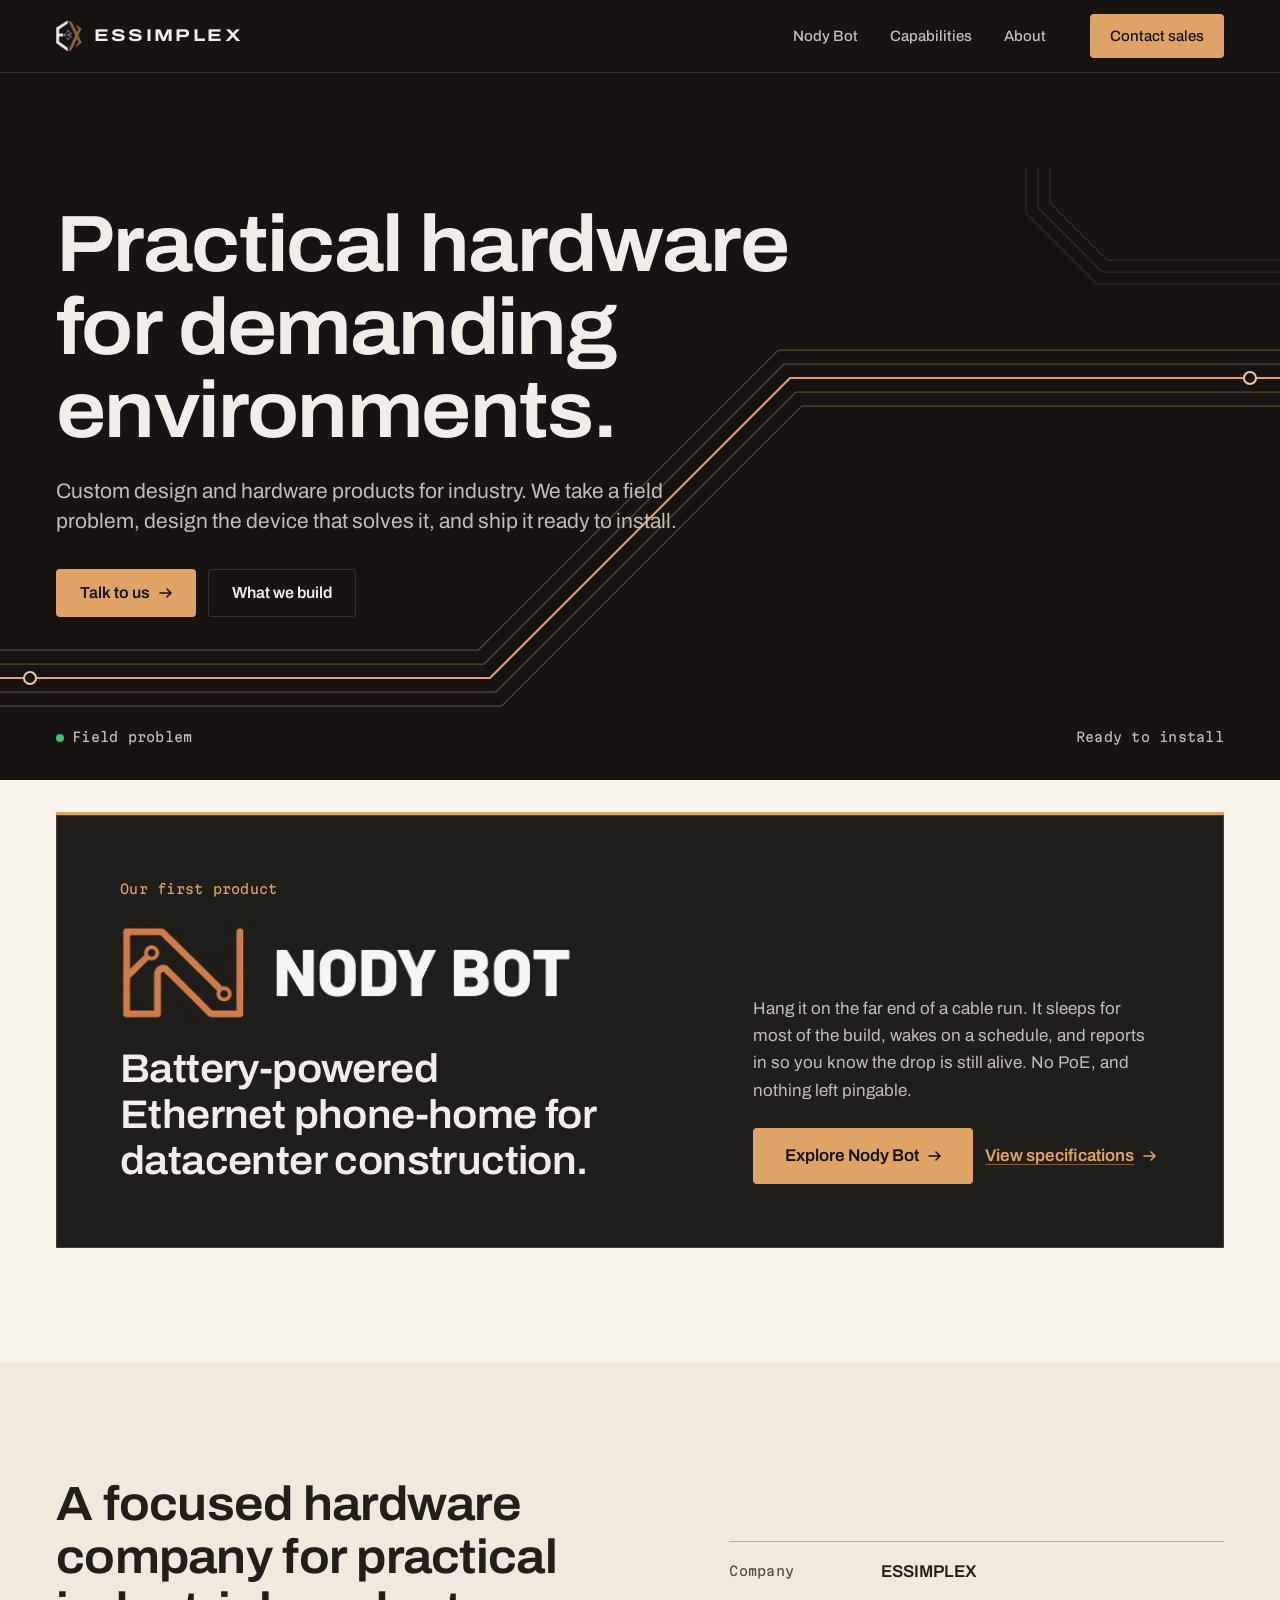
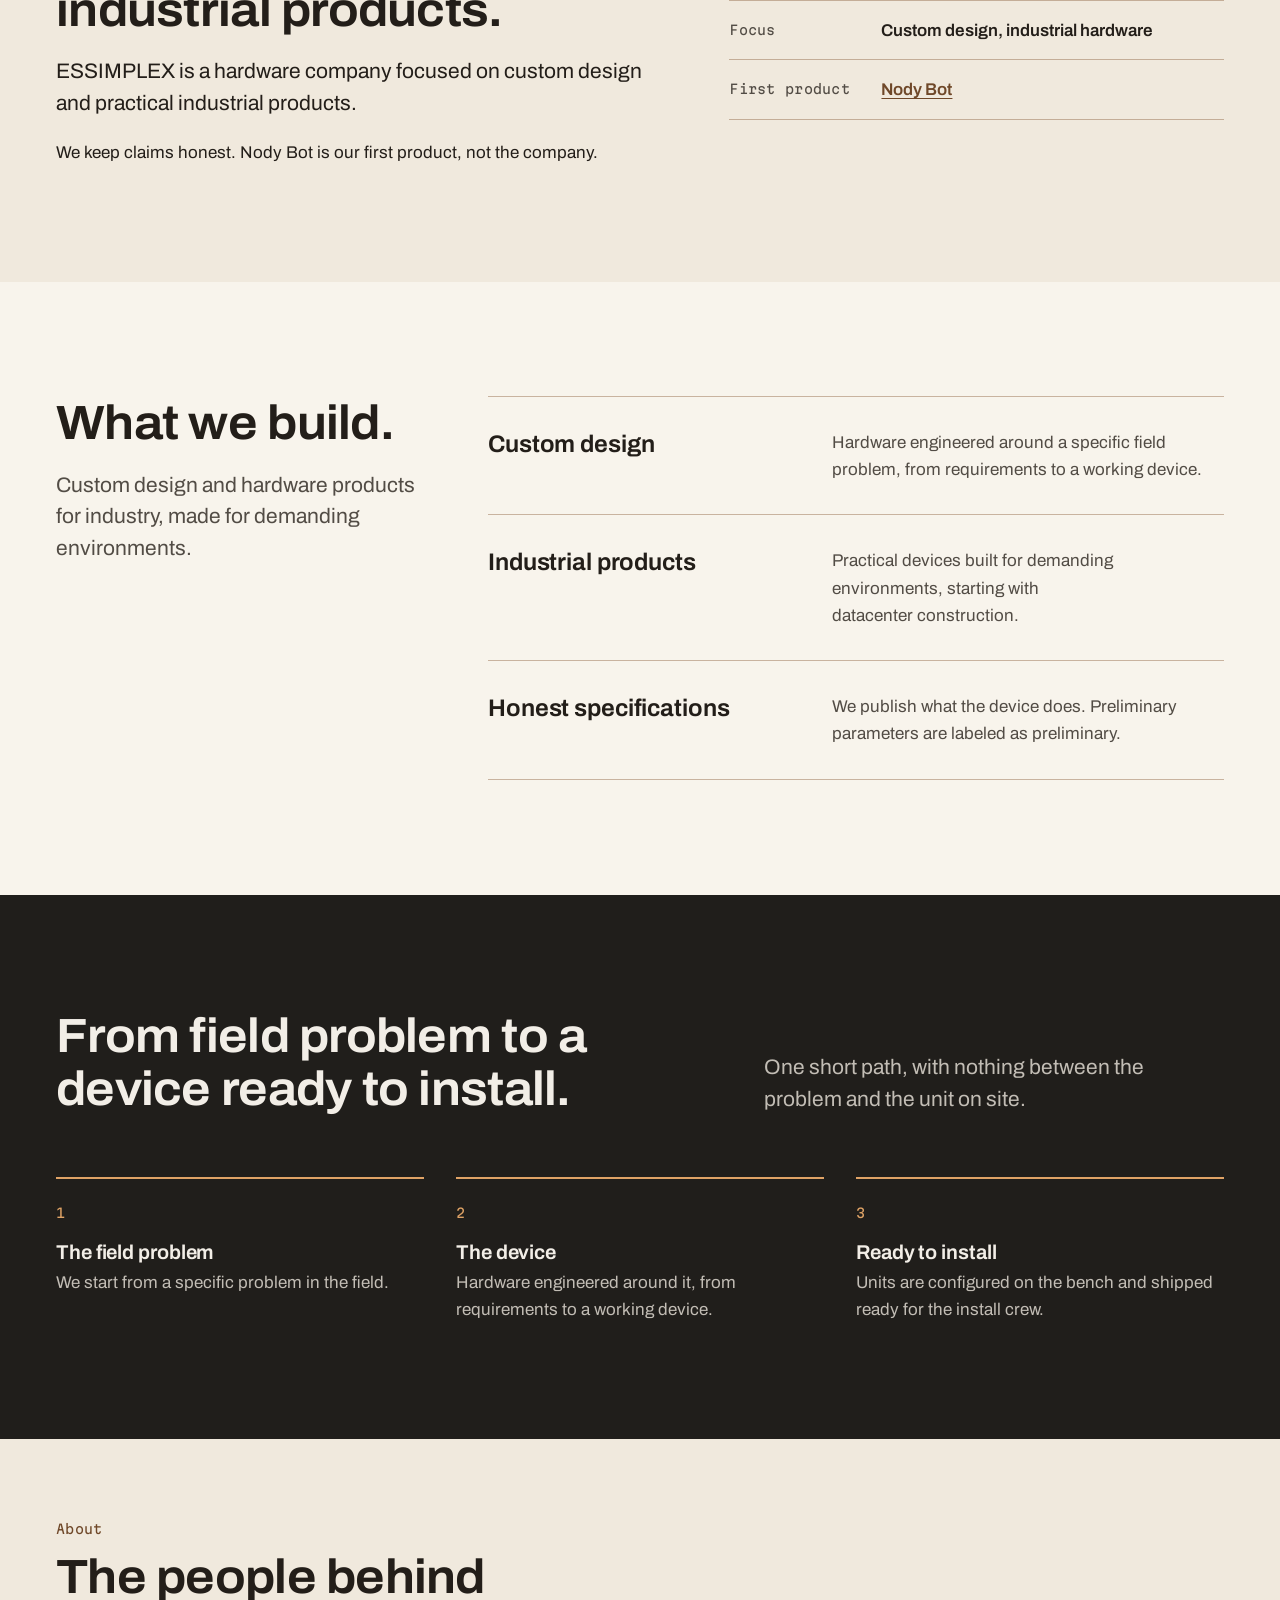
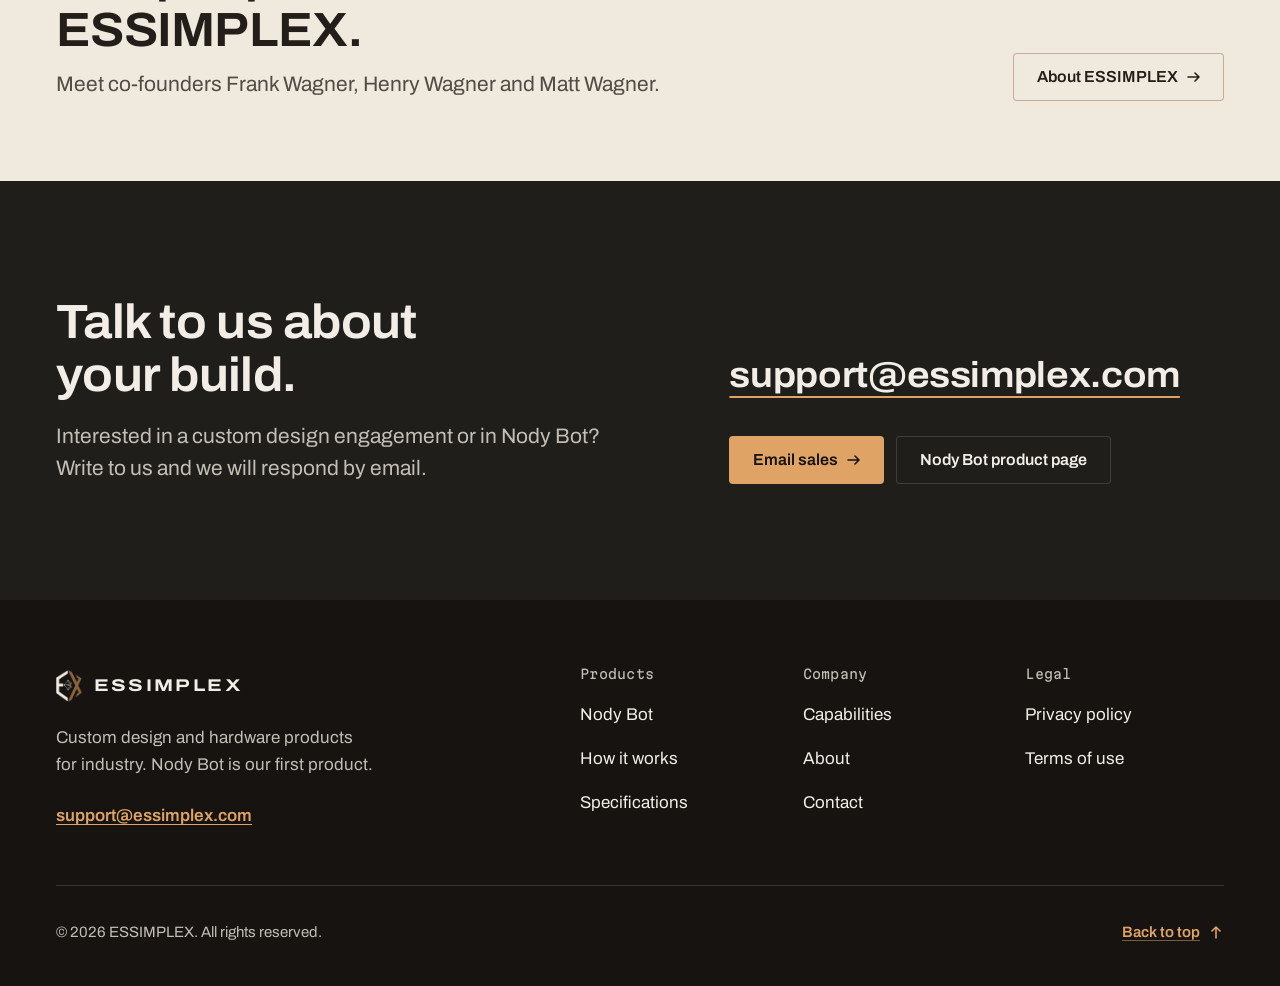
<file: index.html>
<!DOCTYPE html>
<html lang="en" class="no-js">
<head>
  <meta name="robots" content="noindex, nofollow">
  <meta charset="utf-8" />
  <meta name="viewport" content="width=device-width, initial-scale=1" />
  <title>ESSIMPLEX | Custom design and hardware products for industry</title>
  <meta name="description" content="ESSIMPLEX designs and builds practical hardware for demanding environments: custom design and hardware products for industry, starting with Nody Bot." />
  <link rel="canonical" href="https://essimplex.com/" />
  <meta property="og:type" content="website" />
  <meta property="og:site_name" content="ESSIMPLEX" />
  <meta property="og:title" content="ESSIMPLEX | Custom design and hardware products for industry" />
  <meta property="og:description" content="ESSIMPLEX designs and builds practical hardware for demanding environments: custom design and hardware products for industry, starting with Nody Bot." />
  <meta property="og:url" content="https://essimplex.com/" />
  <meta property="og:image" content="https://essimplex.com/assets/essimplex-og.png" />
  <meta property="og:image:width" content="1200" />
  <meta property="og:image:height" content="630" />
  <meta property="og:image:alt" content="ESSIMPLEX logo" />
  <meta name="twitter:card" content="summary_large_image" />
  <meta name="twitter:title" content="ESSIMPLEX | Custom design and hardware products for industry" />
  <meta name="twitter:description" content="ESSIMPLEX designs and builds practical hardware for demanding environments: custom design and hardware products for industry, starting with Nody Bot." />
  <meta name="twitter:image" content="https://essimplex.com/assets/essimplex-og.png" />
  <meta name="theme-color" content="#1E1E20" />
  <link rel="icon" href="assets/favicon-32.png" type="image/png" sizes="32x32" />
  <link rel="icon" href="assets/favicon-16.png" type="image/png" sizes="16x16" />
  <link rel="icon" href="assets/icon-192.png" type="image/png" sizes="192x192" />
  <link rel="apple-touch-icon" href="assets/apple-touch-icon.png" sizes="180x180" />
  <link rel="preload" href="assets/fonts/archivo-var.woff2" as="font" type="font/woff2" crossorigin />
  <link rel="preload" href="assets/fonts/martian-mono.woff2" as="font" type="font/woff2" crossorigin />
  <link rel="stylesheet" href="styles.css?v=20261023b" />
  <script>document.documentElement.className = document.documentElement.className.replace("no-js", "js");</script>
  <script src="app.js?v=20261023b" defer></script>
</head>
<body class="page-home">
  <a class="skip-link" href="#main">Skip to content</a>
  <header class="site-header" id="site-header">
    <div class="wrap header-inner">
      <a class="brand" href="index.html" aria-label="ESSIMPLEX home">
        <img src="assets/essimplex-mark-sm-light.png" width="26" height="32" alt="" />
        <span class="brand-name">ESSIMPLEX</span>
      </a>
      <button type="button" class="nav-toggle" id="nav-toggle" aria-expanded="false" aria-controls="primary-nav">
        <span class="nav-toggle__bars" aria-hidden="true"></span><span class="nav-toggle__label">Menu</span>
      </button>
      <nav class="nav" id="primary-nav" aria-label="Primary">
        <ul class="nav__list"><li><a href="nody-bot.html">Nody Bot</a></li><li><a href="#capabilities">Capabilities</a></li><li><a href="about.html">About</a></li></ul>
        <a class="btn btn--primary btn--sm nav__cta" href="mailto:support@essimplex.com?subject=ESSIMPLEX%20inquiry">Contact sales</a>
      </nav>
    </div>
  </header>

  <main id="main">
    <section class="hero hero--home ground-dark" aria-labelledby="hero-heading">
      <div class="wrap hero__content">
        <div class="hero__copy">
          <h1 class="display" id="hero-heading">Practical hardware for demanding environments.</h1>
          <p class="hero__descriptor">Custom design and hardware products for industry. We take a field problem, design the device that solves it, and ship it ready to install.</p>
          <div class="actions">
            <a class="btn btn--primary" href="mailto:support@essimplex.com?subject=ESSIMPLEX%20inquiry">Talk to us <svg class="ico-arrow" viewBox="0 0 16 16" aria-hidden="true" focusable="false"><path d="M2 8h11M9 4l4 4-4 4" fill="none" stroke="currentColor" stroke-width="1.6" stroke-linecap="round" stroke-linejoin="round"/></svg></a>
            <a class="btn btn--ghost" href="#capabilities">What we build</a>
          </div>
        </div>
      </div>
      <div class="wires wires--home" data-wires role="img" aria-label="Illustration: a bundle of parallel wires running from a field problem to a finished device, with short pulses of light travelling along the wires.">
        <svg class="w-narrow" viewBox="0 88 400 152" preserveAspectRatio="xMidYMid slice" aria-hidden="true" focusable="false"><path class="w-line" d="M-60.0,223.0 L127.5,223.0 L217.5,133.0 L470.0,133.0"/><path class="w-line" d="M-60.0,214.0 L123.7,214.0 L213.7,124.0 L470.0,124.0"/><path class="w-main" d="M-60.0,205.0 L120.0,205.0 L210.0,115.0 L470.0,115.0"/><path class="w-line" d="M-60.0,196.0 L116.3,196.0 L206.3,106.0 L470.0,106.0"/><path class="w-line" d="M-60.0,187.0 L112.5,187.0 L202.5,97.0 L470.0,97.0"/><path class="w-pulse w-pulse--s" style="--end:-647;--po:1.0;animation-duration:7.4s;animation-delay:1.6s" d="M-60.0,223.0 L127.5,223.0 L217.5,133.0 L470.0,133.0"/><path class="w-pulse w-pulse--s" style="--end:-647;--po:1.0;animation-duration:5.6s;animation-delay:4.1s" d="M-60.0,214.0 L123.7,214.0 L213.7,124.0 L470.0,124.0"/><path class="w-pulse" style="--end:-647;--po:1.0;animation-duration:8.8s;animation-delay:0.8s" d="M-60.0,205.0 L120.0,205.0 L210.0,115.0 L470.0,115.0"/><path class="w-pulse w-pulse--s" style="--end:-647;--po:1.0;animation-duration:6.2s;animation-delay:5.6s" d="M-60.0,196.0 L116.3,196.0 L206.3,106.0 L470.0,106.0"/><path class="w-pulse w-pulse--s" style="--end:-647;--po:1.0;animation-duration:9.6s;animation-delay:2.9s" d="M-60.0,187.0 L112.5,187.0 L202.5,97.0 L470.0,97.0"/><circle class="w-pad" cx="24" cy="205" r="5"/><circle class="w-pad" cx="376" cy="115" r="5"/></svg><svg class="w-mid" viewBox="0 0 1200 230" preserveAspectRatio="xMidYMid slice" aria-hidden="true" focusable="false"><path class="w-line" d="M-100.0,209.0 L439.9,209.0 L549.9,99.0 L1300.0,99.0"/><path class="w-line" d="M-100.0,197.0 L435.0,197.0 L545.0,87.0 L1300.0,87.0"/><path class="w-main" d="M-100.0,185.0 L430.0,185.0 L540.0,75.0 L1300.0,75.0"/><path class="w-line" d="M-100.0,173.0 L425.0,173.0 L535.0,63.0 L1300.0,63.0"/><path class="w-line" d="M-100.0,161.0 L420.1,161.0 L530.1,51.0 L1300.0,51.0"/><path class="w-pulse w-pulse--s" style="--end:-1526;--po:1.0;animation-duration:5.6s;animation-delay:4.1s" d="M-100.0,209.0 L439.9,209.0 L549.9,99.0 L1300.0,99.0"/><path class="w-pulse w-pulse--s" style="--end:-1526;--po:1.0;animation-duration:8.8s;animation-delay:0.8s" d="M-100.0,197.0 L435.0,197.0 L545.0,87.0 L1300.0,87.0"/><path class="w-pulse" style="--end:-1526;--po:1.0;animation-duration:6.2s;animation-delay:5.6s" d="M-100.0,185.0 L430.0,185.0 L540.0,75.0 L1300.0,75.0"/><path class="w-pulse w-pulse--s" style="--end:-1526;--po:1.0;animation-duration:9.6s;animation-delay:2.9s" d="M-100.0,173.0 L425.0,173.0 L535.0,63.0 L1300.0,63.0"/><path class="w-pulse w-pulse--s" style="--end:-1526;--po:1.0;animation-duration:5.1s;animation-delay:7.2s" d="M-100.0,161.0 L420.1,161.0 L530.1,51.0 L1300.0,51.0"/><circle class="w-pad" cx="40" cy="185" r="7"/><circle class="w-pad" cx="1160" cy="75" r="7"/></svg><svg class="w-wide" viewBox="0 0 1440 520" preserveAspectRatio="xMaxYMax slice" aria-hidden="true" focusable="false"><path class="w-line w-faint" d="M1900.0,52.0 L1267.0,52.0 L1210.0,-5.0 L1210.0,-400.0"/><path class="w-line w-faint" d="M1900.0,64.0 L1262.0,64.0 L1198.0,0.0 L1198.0,-400.0"/><path class="w-line w-faint" d="M1900.0,76.0 L1257.0,76.0 L1186.0,5.0 L1186.0,-400.0"/><path class="w-line" d="M-300.0,498.0 L661.6,498.0 L961.6,198.0 L1900.0,198.0"/><path class="w-line" d="M-300.0,484.0 L655.8,484.0 L955.8,184.0 L1900.0,184.0"/><path class="w-main" d="M-300.0,470.0 L650.0,470.0 L950.0,170.0 L1900.0,170.0"/><path class="w-line" d="M-300.0,456.0 L644.2,456.0 L944.2,156.0 L1900.0,156.0"/><path class="w-line" d="M-300.0,442.0 L638.4,442.0 L938.4,142.0 L1900.0,142.0"/><path class="w-pulse w-pulse--s" style="--end:-1189;--po:0.5;animation-duration:5.1s;animation-delay:7.2s" d="M1900.0,52.0 L1267.0,52.0 L1210.0,-5.0 L1210.0,-400.0"/><path class="w-pulse" style="--end:-1209;--po:0.5;animation-duration:7.9s;animation-delay:3.4s" d="M1900.0,64.0 L1262.0,64.0 L1198.0,0.0 L1198.0,-400.0"/><path class="w-pulse w-pulse--s" style="--end:-1228;--po:0.5;animation-duration:6.8s;animation-delay:6.1s" d="M1900.0,76.0 L1257.0,76.0 L1186.0,5.0 L1186.0,-400.0"/><path class="w-pulse w-pulse--s" style="--end:-2404;--po:1.0;animation-duration:7.4s;animation-delay:1.6s" d="M-300.0,498.0 L661.6,498.0 L961.6,198.0 L1900.0,198.0"/><path class="w-pulse w-pulse--s" style="--end:-2404;--po:1.0;animation-duration:5.6s;animation-delay:4.1s" d="M-300.0,484.0 L655.8,484.0 L955.8,184.0 L1900.0,184.0"/><path class="w-pulse" style="--end:-2404;--po:1.0;animation-duration:8.8s;animation-delay:0.8s" d="M-300.0,470.0 L650.0,470.0 L950.0,170.0 L1900.0,170.0"/><path class="w-pulse w-pulse--s" style="--end:-2404;--po:1.0;animation-duration:6.2s;animation-delay:5.6s" d="M-300.0,456.0 L644.2,456.0 L944.2,156.0 L1900.0,156.0"/><path class="w-pulse w-pulse--s" style="--end:-2404;--po:1.0;animation-duration:9.6s;animation-delay:2.9s" d="M-300.0,442.0 L638.4,442.0 L938.4,142.0 L1900.0,142.0"/><circle class="w-pad" cx="1410" cy="170" r="6"/></svg><svg class="w-wide w-wide--l" viewBox="0 0 1440 520" preserveAspectRatio="xMinYMax slice" aria-hidden="true" focusable="false"><circle class="w-pad" cx="30" cy="470" r="6"/></svg>
      </div>
      <div class="wrap">
        <p class="wires-legend reading" aria-hidden="true"><span>Field problem</span><span>Ready to install</span></p>
      </div>
    </section>

    <section class="section feature ground-paper" id="nody-bot" aria-labelledby="nb-heading">
      <div class="wrap">
        <div class="feature__panel ground-dark-2">
          <div class="feature__main">
            <p class="reading feature__kicker">Our first product</p>
            <h2 class="feature__title" id="nb-heading"><img src="assets/nody-bot-lockup-transparent.png" width="1080" height="220" alt="Nody Bot" /></h2>
            <p class="feature__lede">Battery-powered Ethernet phone-home for datacenter construction.</p>
          </div>
          <div class="feature__side">
            <p>Hang it on the far end of a cable run. It sleeps for most of the build, wakes on a schedule, and reports in so you know the drop is still alive. No PoE, and nothing left pingable.</p>
            <div class="actions">
              <a class="btn btn--primary btn--lg" href="nody-bot.html">Explore Nody Bot <svg class="ico-arrow" viewBox="0 0 16 16" aria-hidden="true" focusable="false"><path d="M2 8h11M9 4l4 4-4 4" fill="none" stroke="currentColor" stroke-width="1.6" stroke-linecap="round" stroke-linejoin="round"/></svg></a>
              <a class="text-link" href="nody-bot.html#specs">View specifications <svg class="ico-arrow" viewBox="0 0 16 16" aria-hidden="true" focusable="false"><path d="M2 8h11M9 4l4 4-4 4" fill="none" stroke="currentColor" stroke-width="1.6" stroke-linecap="round" stroke-linejoin="round"/></svg></a>
            </div>
          </div>
        </div>
      </div>
    </section>

    <section class="section ground-paper-2" id="company" aria-labelledby="about-heading">
      <div class="wrap split">
        <div class="split__copy">
          <h2 class="h2" id="about-heading">A focused hardware company for practical industrial products.</h2>
          <p class="lede">ESSIMPLEX is a hardware company focused on custom design and practical industrial products.</p>
          <p>We keep claims honest. Nody Bot is our first product, not the company.</p>
        </div>
        <dl class="facts">
          <div><dt class="reading">Company</dt><dd>ESSIMPLEX</dd></div>
          <div><dt class="reading">Focus</dt><dd>Custom design, industrial hardware</dd></div>
          <div><dt class="reading">First product</dt><dd><a href="nody-bot.html">Nody Bot</a></dd></div>
        </dl>
      </div>
    </section>

    <section class="section ground-paper" id="capabilities" aria-labelledby="cap-heading">
      <div class="wrap caps">
        <div class="caps__head">
          <h2 class="h2" id="cap-heading">What we build.</h2>
          <p class="lede muted">Custom design and hardware products for industry, made for demanding environments.</p>
        </div>
        <ul class="ruled" role="list">
          <li class="ruled__row"><h3 class="h3">Custom design</h3><p>Hardware engineered around a specific field problem, from requirements to a working device.</p></li>
          <li class="ruled__row"><h3 class="h3">Industrial products</h3><p>Practical devices built for demanding environments, starting with datacenter construction.</p></li>
          <li class="ruled__row"><h3 class="h3">Honest specifications</h3><p>We publish what the device does. Preliminary parameters are labeled as preliminary.</p></li>
        </ul>
      </div>
    </section>

    <section class="section ground-dark-2" id="approach" aria-labelledby="approach-heading">
      <div class="wrap">
        <div class="section-head section-head--split">
          <h2 class="h2" id="approach-heading">From field problem to a device ready to install.</h2>
          <p class="lede muted">One short path, with nothing between the problem and the unit on site.</p>
        </div>
        <ol class="steps3" role="list">
          <li class="prov__item"><span class="reading" aria-hidden="true">1</span><div><h3 class="h3">The field problem</h3><p>We start from a specific problem in the field.</p></div></li>
          <li class="prov__item"><span class="reading" aria-hidden="true">2</span><div><h3 class="h3">The device</h3><p>Hardware engineered around it, from requirements to a working device.</p></div></li>
          <li class="prov__item"><span class="reading" aria-hidden="true">3</span><div><h3 class="h3">Ready to install</h3><p>Units are configured on the bench and shipped ready for the install crew.</p></div></li>
        </ol>
      </div>
    </section>

    <section class="section section--tight ground-paper-2" id="people" aria-labelledby="people-heading">
      <div class="wrap teaser">
        <div class="teaser__copy">
          <p class="reading teaser__kicker">About</p>
          <h2 class="h2" id="people-heading">The people behind ESSIMPLEX.</h2>
          <p class="lede muted">Meet co-founders Frank Wagner, Henry Wagner and Matt Wagner.</p>
        </div>
        <div class="teaser__action">
          <a class="btn btn--ghost" href="about.html">About ESSIMPLEX <svg class="ico-arrow" viewBox="0 0 16 16" aria-hidden="true" focusable="false"><path d="M2 8h11M9 4l4 4-4 4" fill="none" stroke="currentColor" stroke-width="1.6" stroke-linecap="round" stroke-linejoin="round"/></svg></a>
        </div>
      </div>
    </section>

    <section class="close ground-dark-2" id="contact" aria-labelledby="contact-heading">
      <div class="wrap close__grid">
        <div class="close__copy">
          <h2 class="h2" id="contact-heading">Talk to us about your build.</h2>
          <p class="lede on-dark-2 muted">Interested in a custom design engagement or in Nody Bot? Write to us and we will respond by email.</p>
        </div>
        <div class="close__action">
          <a class="close__mail" href="mailto:support@essimplex.com?subject=ESSIMPLEX%20inquiry">support@essimplex.com</a>
          <div class="actions">
            <a class="btn btn--primary" href="mailto:support@essimplex.com?subject=ESSIMPLEX%20inquiry">Email sales <svg class="ico-arrow" viewBox="0 0 16 16" aria-hidden="true" focusable="false"><path d="M2 8h11M9 4l4 4-4 4" fill="none" stroke="currentColor" stroke-width="1.6" stroke-linecap="round" stroke-linejoin="round"/></svg></a>
            <a class="btn btn--ghost" href="nody-bot.html">Nody Bot product page</a>
          </div>
        </div>
      </div>
    </section>
  </main>

  <footer class="site-footer ground-dark">
    <div class="wrap">
      <div class="footer__top">
        <div class="footer__brand">
          <a class="brand" href="index.html" aria-label="ESSIMPLEX home">
            <img src="assets/essimplex-mark-sm-light.png" width="26" height="32" alt="" loading="lazy" />
            <span class="brand-name">ESSIMPLEX</span>
          </a>
          <p>Custom design and hardware products for industry. Nody Bot is our first product.</p>
          <a class="footer__mail" href="mailto:support@essimplex.com?subject=ESSIMPLEX%20inquiry">support@essimplex.com</a>
        </div>
        <div class="footer__cols">
          <nav class="footer__col" aria-label="Products">
            <h2>Products</h2>
            <ul>
              <li><a href="nody-bot.html">Nody Bot</a></li>
              <li><a href="nody-bot.html#how">How it works</a></li>
              <li><a href="nody-bot.html#specs">Specifications</a></li>
            </ul>
          </nav>
          <nav class="footer__col" aria-label="Company">
            <h2>Company</h2>
            <ul>
              <li><a href="index.html#capabilities">Capabilities</a></li>
              <li><a href="about.html">About</a></li>
              <li><a href="index.html#contact">Contact</a></li>
            </ul>
          </nav>
          <nav class="footer__col" aria-label="Legal">
            <h2>Legal</h2>
            <ul>
              <li><a href="privacy.html">Privacy policy</a></li>
              <li><a href="terms.html">Terms of use</a></li>
            </ul>
          </nav>
        </div>
      </div>
      <div class="footer__bottom">
        <p>&copy; 2026 ESSIMPLEX. All rights reserved.</p>
        <a class="text-link" href="#main">Back to top <svg class="ico-arrow" viewBox="0 0 16 16" aria-hidden="true" focusable="false" style="transform:rotate(-90deg)"><path d="M2 8h11M9 4l4 4-4 4" fill="none" stroke="currentColor" stroke-width="1.6" stroke-linecap="round" stroke-linejoin="round"/></svg></a>
      </div>
    </div>
  </footer>
</body>
</html>
</file>
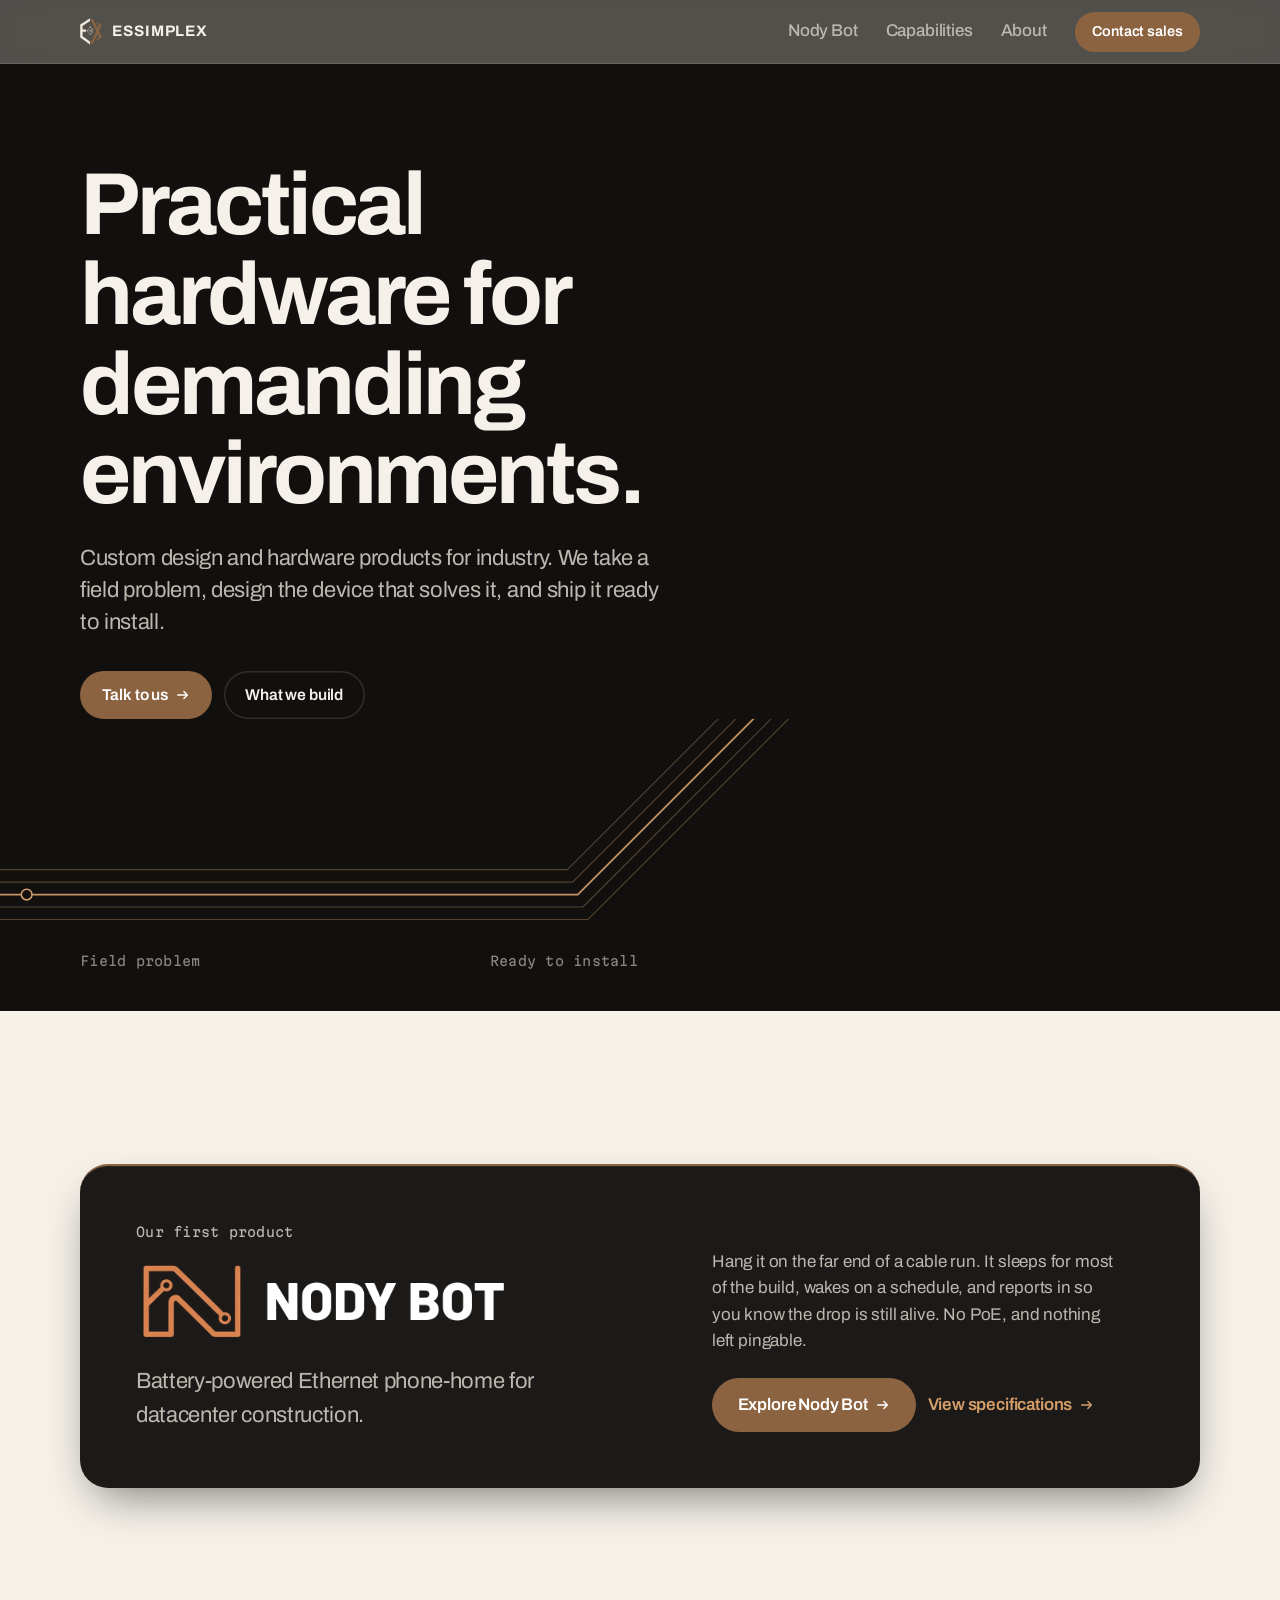
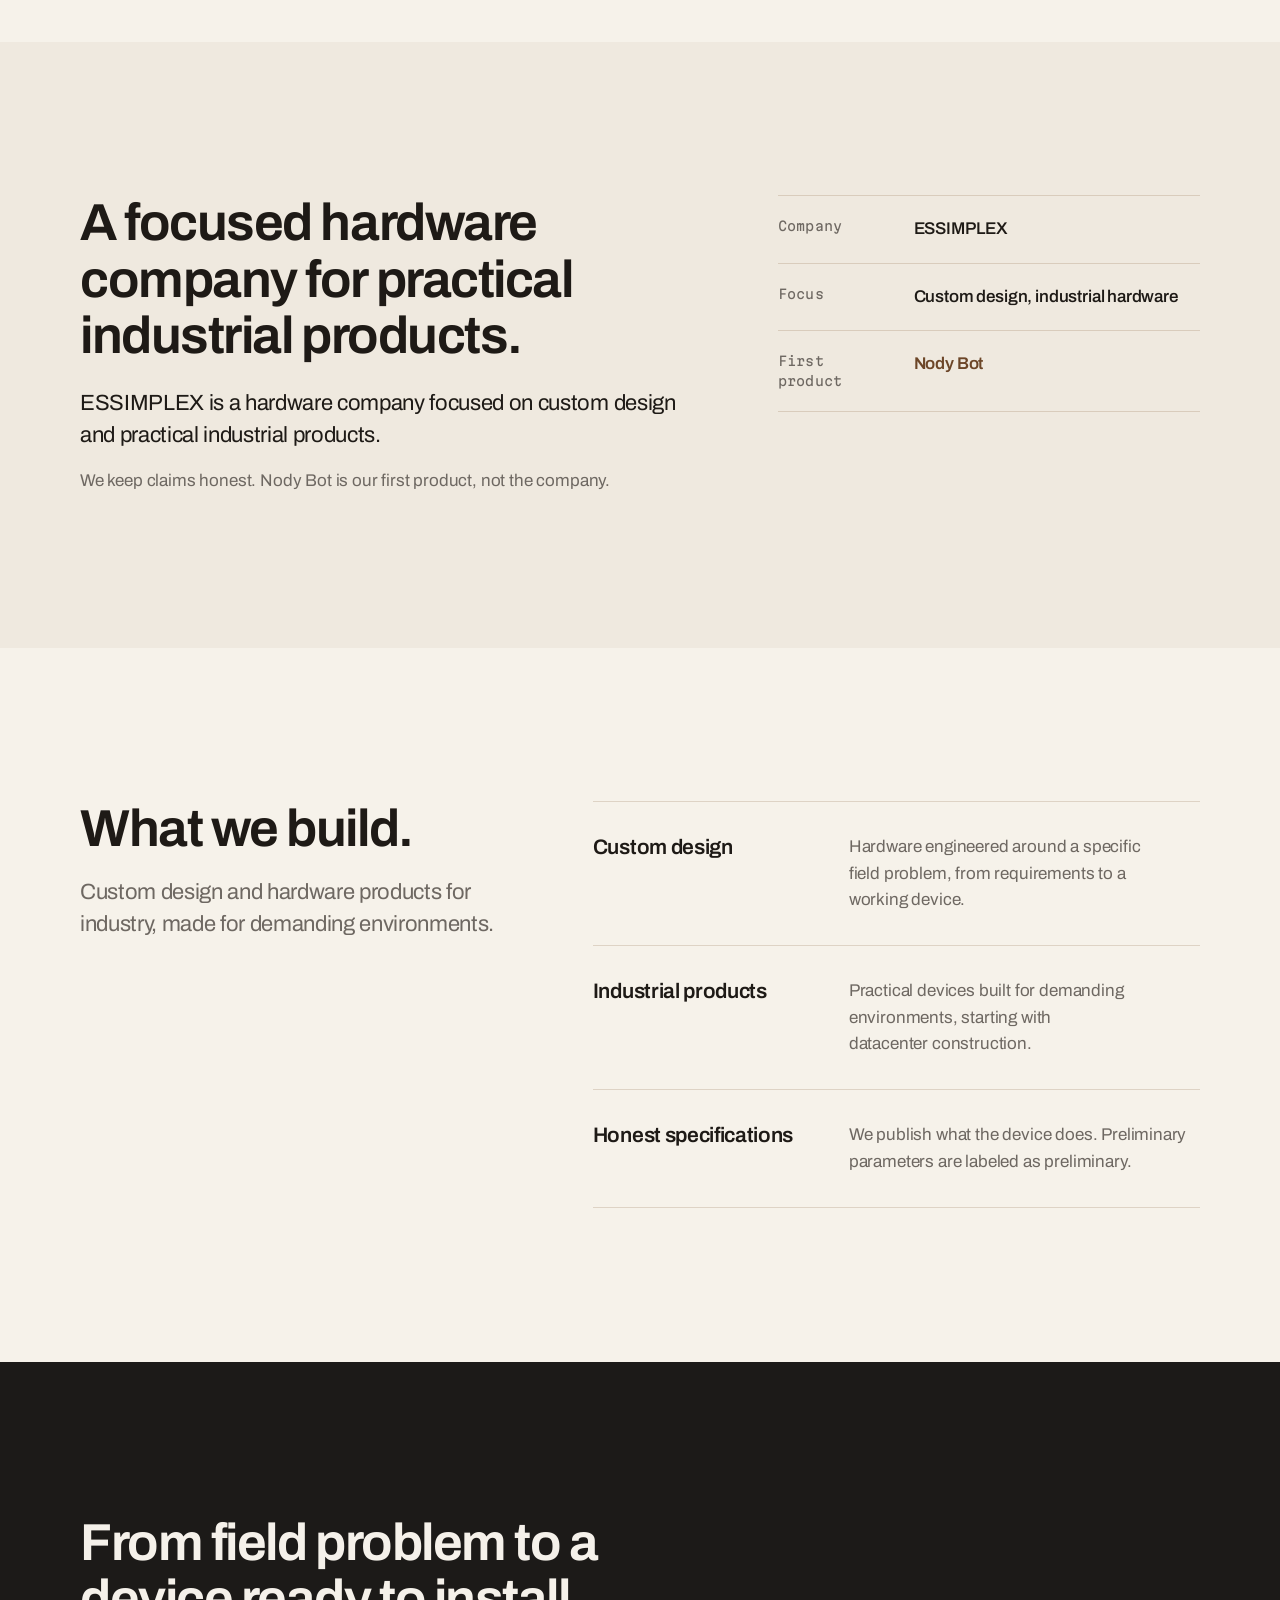
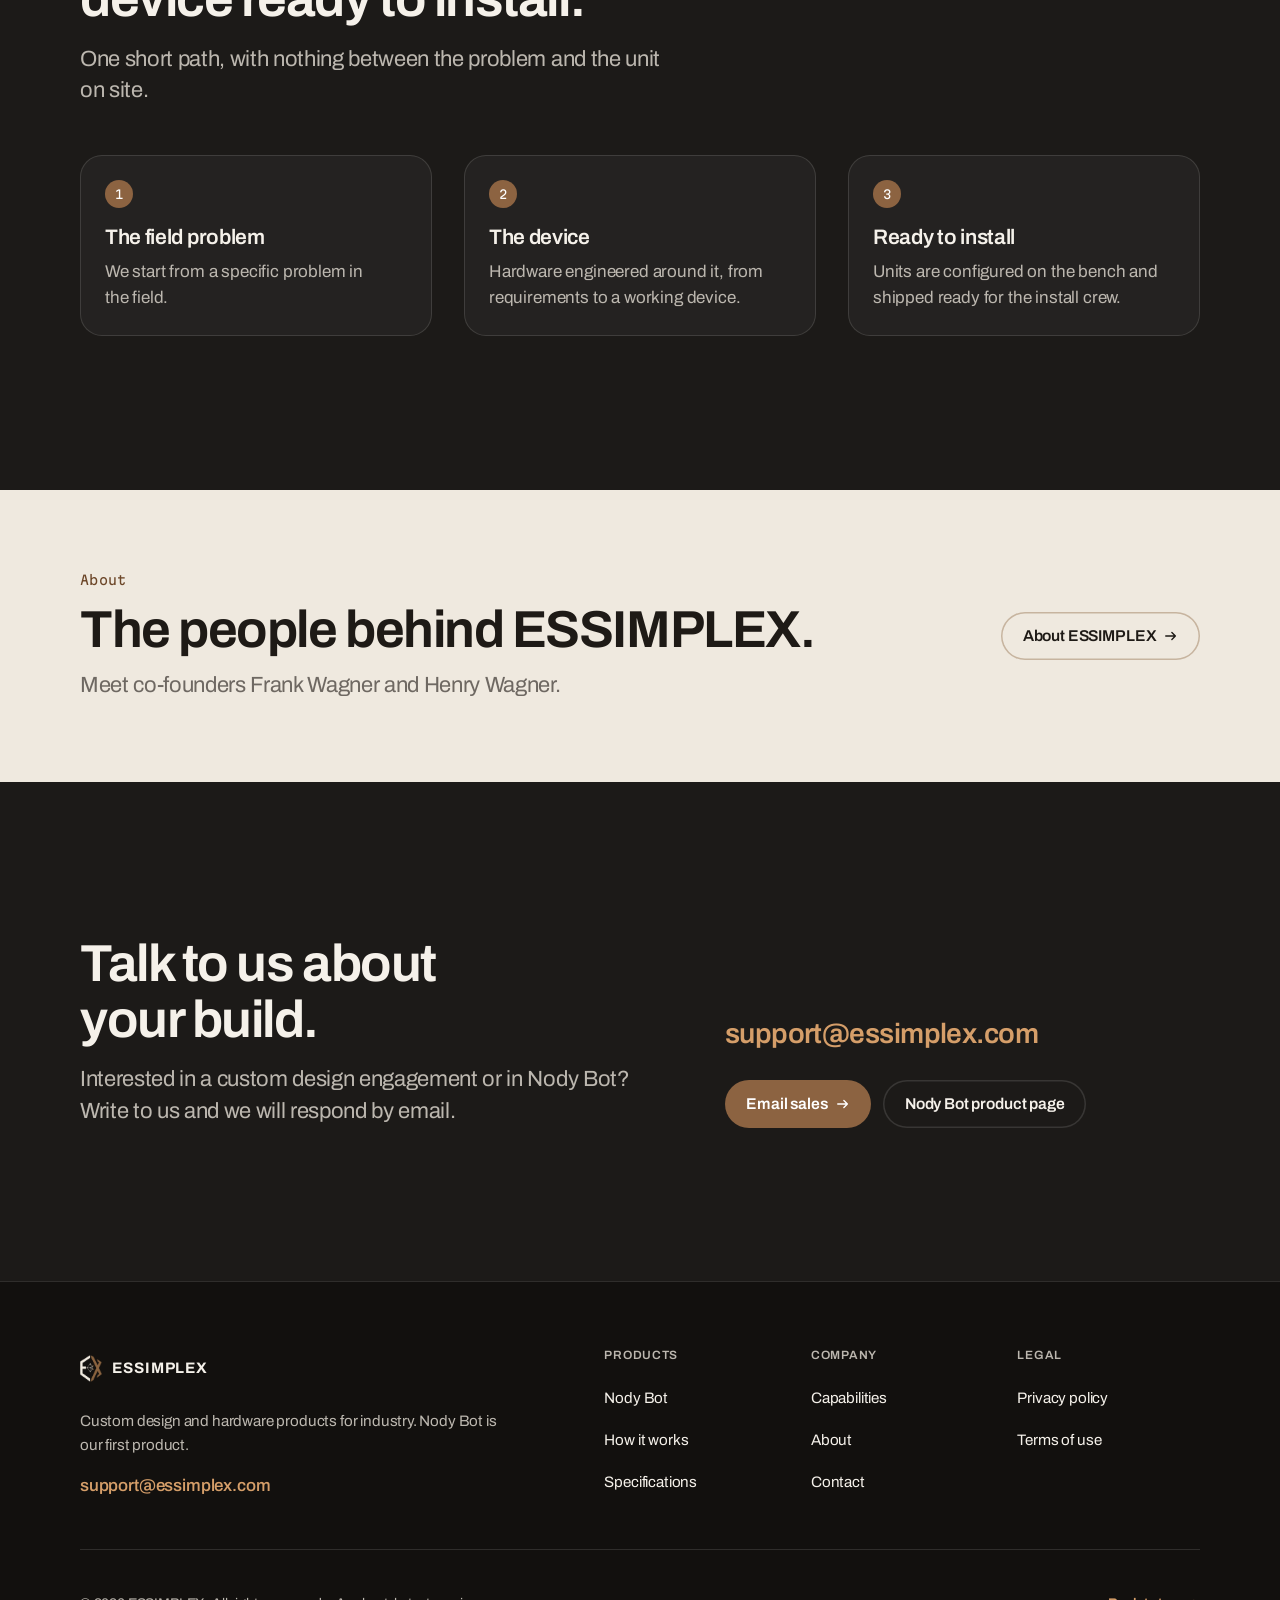
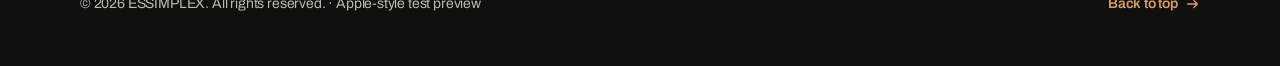
<file: test/index.html>
<!DOCTYPE html>
<html lang="en" class="no-js">
<head>
  <meta name="robots" content="noindex, nofollow">
  <meta charset="utf-8" />
  <meta name="viewport" content="width=device-width, initial-scale=1" />
  <title>ESSIMPLEX | Custom design and hardware products for industry</title>
  <meta name="description" content="ESSIMPLEX designs and builds practical hardware for demanding environments: custom design and hardware products for industry, starting with Nody Bot." />
  <link rel="canonical" href="https://essimplex.com/" />
  <meta name="theme-color" content="#121110" />
  <link rel="icon" href="../assets/favicon-32.png" type="image/png" sizes="32x32" />
  <link rel="icon" href="../assets/favicon-16.png" type="image/png" sizes="16x16" />
  <link rel="apple-touch-icon" href="../assets/apple-touch-icon.png" sizes="180x180" />
  <link rel="preload" href="../assets/fonts/archivo-var.woff2" as="font" type="font/woff2" crossorigin />
  <link rel="preload" href="../assets/fonts/martian-mono.woff2" as="font" type="font/woff2" crossorigin />
  <link rel="stylesheet" href="styles.css?v=20261030a" />
  <script>document.documentElement.className = document.documentElement.className.replace("no-js", "js");</script>
  <script src="app.js?v=20261030a" defer></script>
</head>
<body class="page-home">
  <a class="skip-link" href="#main">Skip to content</a>
  <header class="site-header" id="site-header">
    <div class="wrap header-inner">
      <a class="brand" href="index.html" aria-label="ESSIMPLEX home">
        <img src="../assets/essimplex-mark-sm-light.png" width="26" height="32" alt="" />
        <span class="brand-name">ESSIMPLEX</span>
      </a>
      <button type="button" class="nav-toggle" id="nav-toggle" aria-expanded="false" aria-controls="primary-nav">
        <span class="nav-toggle__bars" aria-hidden="true"></span><span class="nav-toggle__label">Menu</span>
      </button>
      <nav class="nav" id="primary-nav" aria-label="Primary">
        <ul class="nav__list"><li><a href="nody-bot.html">Nody Bot</a></li><li><a href="#capabilities">Capabilities</a></li><li><a href="about.html">About</a></li></ul>
        <a class="btn btn--primary btn--sm nav__cta" href="mailto:support@essimplex.com?subject=ESSIMPLEX%20inquiry">Contact sales</a>
      </nav>
    </div>
  </header>

  <main id="main">
    <section class="hero hero--home ground-dark" aria-labelledby="hero-heading">
      <div class="wrap hero__content">
        <div class="hero__copy">
          <h1 class="display" id="hero-heading">Practical hardware for demanding environments.</h1>
          <p class="hero__descriptor">Custom design and hardware products for industry. We take a field problem, design the device that solves it, and ship it ready to install.</p>
          <div class="actions">
            <a class="btn btn--primary" href="mailto:support@essimplex.com?subject=ESSIMPLEX%20inquiry">Talk to us <svg class="ico-arrow" viewBox="0 0 16 16" aria-hidden="true" focusable="false"><path d="M2 8h11M9 4l4 4-4 4" fill="none" stroke="currentColor" stroke-width="1.6" stroke-linecap="round" stroke-linejoin="round"/></svg></a>
            <a class="btn btn--ghost" href="#capabilities">What we build</a>
          </div>
        </div>
      </div>
      <div class="wires wires--home" data-wires role="img" aria-label="Illustration: a bundle of parallel wires running from a field problem to a finished device, with short pulses of light travelling along the wires.">
        <svg class="w-narrow" viewBox="0 88 400 152" preserveAspectRatio="xMidYMid slice" aria-hidden="true" focusable="false"><path class="w-line" d="M-60.0,223.0 L127.5,223.0 L217.5,133.0 L470.0,133.0"/><path class="w-line" d="M-60.0,214.0 L123.7,214.0 L213.7,124.0 L470.0,124.0"/><path class="w-main" d="M-60.0,205.0 L120.0,205.0 L210.0,115.0 L470.0,115.0"/><path class="w-line" d="M-60.0,196.0 L116.3,196.0 L206.3,106.0 L470.0,106.0"/><path class="w-line" d="M-60.0,187.0 L112.5,187.0 L202.5,97.0 L470.0,97.0"/><path class="w-pulse w-pulse--s" style="--end:-647;--po:1.0;animation-duration:7.4s;animation-delay:1.6s" d="M-60.0,223.0 L127.5,223.0 L217.5,133.0 L470.0,133.0"/><path class="w-pulse w-pulse--s" style="--end:-647;--po:1.0;animation-duration:5.6s;animation-delay:4.1s" d="M-60.0,214.0 L123.7,214.0 L213.7,124.0 L470.0,124.0"/><path class="w-pulse" style="--end:-647;--po:1.0;animation-duration:8.8s;animation-delay:0.8s" d="M-60.0,205.0 L120.0,205.0 L210.0,115.0 L470.0,115.0"/><path class="w-pulse w-pulse--s" style="--end:-647;--po:1.0;animation-duration:6.2s;animation-delay:5.6s" d="M-60.0,196.0 L116.3,196.0 L206.3,106.0 L470.0,106.0"/><path class="w-pulse w-pulse--s" style="--end:-647;--po:1.0;animation-duration:9.6s;animation-delay:2.9s" d="M-60.0,187.0 L112.5,187.0 L202.5,97.0 L470.0,97.0"/><circle class="w-pad" cx="24" cy="205" r="5"/><circle class="w-pad" cx="376" cy="115" r="5"/></svg><svg class="w-mid" viewBox="0 0 1200 230" preserveAspectRatio="xMidYMid slice" aria-hidden="true" focusable="false"><path class="w-line" d="M-100.0,209.0 L439.9,209.0 L549.9,99.0 L1300.0,99.0"/><path class="w-line" d="M-100.0,197.0 L435.0,197.0 L545.0,87.0 L1300.0,87.0"/><path class="w-main" d="M-100.0,185.0 L430.0,185.0 L540.0,75.0 L1300.0,75.0"/><path class="w-line" d="M-100.0,173.0 L425.0,173.0 L535.0,63.0 L1300.0,63.0"/><path class="w-line" d="M-100.0,161.0 L420.1,161.0 L530.1,51.0 L1300.0,51.0"/><path class="w-pulse w-pulse--s" style="--end:-1526;--po:1.0;animation-duration:5.6s;animation-delay:4.1s" d="M-100.0,209.0 L439.9,209.0 L549.9,99.0 L1300.0,99.0"/><path class="w-pulse w-pulse--s" style="--end:-1526;--po:1.0;animation-duration:8.8s;animation-delay:0.8s" d="M-100.0,197.0 L435.0,197.0 L545.0,87.0 L1300.0,87.0"/><path class="w-pulse" style="--end:-1526;--po:1.0;animation-duration:6.2s;animation-delay:5.6s" d="M-100.0,185.0 L430.0,185.0 L540.0,75.0 L1300.0,75.0"/><path class="w-pulse w-pulse--s" style="--end:-1526;--po:1.0;animation-duration:9.6s;animation-delay:2.9s" d="M-100.0,173.0 L425.0,173.0 L535.0,63.0 L1300.0,63.0"/><path class="w-pulse w-pulse--s" style="--end:-1526;--po:1.0;animation-duration:5.1s;animation-delay:7.2s" d="M-100.0,161.0 L420.1,161.0 L530.1,51.0 L1300.0,51.0"/><circle class="w-pad" cx="40" cy="185" r="7"/><circle class="w-pad" cx="1160" cy="75" r="7"/></svg><svg class="w-wide" viewBox="0 0 1440 520" preserveAspectRatio="xMaxYMax slice" aria-hidden="true" focusable="false"><path class="w-line w-faint" d="M1900.0,52.0 L1267.0,52.0 L1210.0,-5.0 L1210.0,-400.0"/><path class="w-line w-faint" d="M1900.0,64.0 L1262.0,64.0 L1198.0,0.0 L1198.0,-400.0"/><path class="w-line w-faint" d="M1900.0,76.0 L1257.0,76.0 L1186.0,5.0 L1186.0,-400.0"/><path class="w-line" d="M-300.0,498.0 L661.6,498.0 L961.6,198.0 L1900.0,198.0"/><path class="w-line" d="M-300.0,484.0 L655.8,484.0 L955.8,184.0 L1900.0,184.0"/><path class="w-main" d="M-300.0,470.0 L650.0,470.0 L950.0,170.0 L1900.0,170.0"/><path class="w-line" d="M-300.0,456.0 L644.2,456.0 L944.2,156.0 L1900.0,156.0"/><path class="w-line" d="M-300.0,442.0 L638.4,442.0 L938.4,142.0 L1900.0,142.0"/><path class="w-pulse w-pulse--s" style="--end:-1189;--po:0.5;animation-duration:5.1s;animation-delay:7.2s" d="M1900.0,52.0 L1267.0,52.0 L1210.0,-5.0 L1210.0,-400.0"/><path class="w-pulse" style="--end:-1209;--po:0.5;animation-duration:7.9s;animation-delay:3.4s" d="M1900.0,64.0 L1262.0,64.0 L1198.0,0.0 L1198.0,-400.0"/><path class="w-pulse w-pulse--s" style="--end:-1228;--po:0.5;animation-duration:6.8s;animation-delay:6.1s" d="M1900.0,76.0 L1257.0,76.0 L1186.0,5.0 L1186.0,-400.0"/><path class="w-pulse w-pulse--s" style="--end:-2404;--po:1.0;animation-duration:7.4s;animation-delay:1.6s" d="M-300.0,498.0 L661.6,498.0 L961.6,198.0 L1900.0,198.0"/><path class="w-pulse w-pulse--s" style="--end:-2404;--po:1.0;animation-duration:5.6s;animation-delay:4.1s" d="M-300.0,484.0 L655.8,484.0 L955.8,184.0 L1900.0,184.0"/><path class="w-pulse" style="--end:-2404;--po:1.0;animation-duration:8.8s;animation-delay:0.8s" d="M-300.0,470.0 L650.0,470.0 L950.0,170.0 L1900.0,170.0"/><path class="w-pulse w-pulse--s" style="--end:-2404;--po:1.0;animation-duration:6.2s;animation-delay:5.6s" d="M-300.0,456.0 L644.2,456.0 L944.2,156.0 L1900.0,156.0"/><path class="w-pulse w-pulse--s" style="--end:-2404;--po:1.0;animation-duration:9.6s;animation-delay:2.9s" d="M-300.0,442.0 L638.4,442.0 L938.4,142.0 L1900.0,142.0"/><circle class="w-pad" cx="1410" cy="170" r="6"/></svg><svg class="w-wide w-wide--l" viewBox="0 0 1440 520" preserveAspectRatio="xMinYMax slice" aria-hidden="true" focusable="false"><circle class="w-pad" cx="30" cy="470" r="6"/></svg>
      </div>
      <div class="wrap">
        <p class="wires-legend reading" aria-hidden="true"><span>Field problem</span><span>Ready to install</span></p>
      </div>
    </section>

    <section class="section feature ground-paper" id="nody-bot" aria-labelledby="nb-heading">
      <div class="wrap">
        <div class="feature__panel ground-dark-2">
          <div class="feature__main">
            <p class="reading feature__kicker">Our first product</p>
            <h2 class="feature__title" id="nb-heading"><img src="../assets/nody-bot-lockup-transparent.png" width="1080" height="220" alt="Nody Bot" /></h2>
            <p class="feature__lede">Battery-powered Ethernet phone-home for datacenter construction.</p>
          </div>
          <div class="feature__side">
            <p>Hang it on the far end of a cable run. It sleeps for most of the build, wakes on a schedule, and reports in so you know the drop is still alive. No PoE, and nothing left pingable.</p>
            <div class="actions">
              <a class="btn btn--primary btn--lg" href="nody-bot.html">Explore Nody Bot <svg class="ico-arrow" viewBox="0 0 16 16" aria-hidden="true" focusable="false"><path d="M2 8h11M9 4l4 4-4 4" fill="none" stroke="currentColor" stroke-width="1.6" stroke-linecap="round" stroke-linejoin="round"/></svg></a>
              <a class="text-link" href="nody-bot.html#specs">View specifications <svg class="ico-arrow" viewBox="0 0 16 16" aria-hidden="true" focusable="false"><path d="M2 8h11M9 4l4 4-4 4" fill="none" stroke="currentColor" stroke-width="1.6" stroke-linecap="round" stroke-linejoin="round"/></svg></a>
            </div>
          </div>
        </div>
      </div>
    </section>

    <section class="section ground-paper-2" id="company" aria-labelledby="about-heading">
      <div class="wrap split">
        <div class="split__copy">
          <h2 class="h2" id="about-heading">A focused hardware company for practical industrial products.</h2>
          <p class="lede" style="color:var(--text)">ESSIMPLEX is a hardware company focused on custom design and practical industrial products.</p>
          <p>We keep claims honest. Nody Bot is our first product, not the company.</p>
        </div>
        <dl class="facts">
          <div><dt class="reading">Company</dt><dd>ESSIMPLEX</dd></div>
          <div><dt class="reading">Focus</dt><dd>Custom design, industrial hardware</dd></div>
          <div><dt class="reading">First product</dt><dd><a href="nody-bot.html">Nody Bot</a></dd></div>
        </dl>
      </div>
    </section>

    <section class="section ground-paper" id="capabilities" aria-labelledby="cap-heading">
      <div class="wrap caps">
        <div class="caps__head">
          <h2 class="h2" id="cap-heading">What we build.</h2>
          <p class="lede muted">Custom design and hardware products for industry, made for demanding environments.</p>
        </div>
        <ul class="ruled" role="list">
          <li class="ruled__row"><h3 class="h3">Custom design</h3><p>Hardware engineered around a specific field problem, from requirements to a working device.</p></li>
          <li class="ruled__row"><h3 class="h3">Industrial products</h3><p>Practical devices built for demanding environments, starting with datacenter construction.</p></li>
          <li class="ruled__row"><h3 class="h3">Honest specifications</h3><p>We publish what the device does. Preliminary parameters are labeled as preliminary.</p></li>
        </ul>
      </div>
    </section>

    <section class="section ground-dark-2" id="approach" aria-labelledby="approach-heading">
      <div class="wrap">
        <div class="section-head section-head--split">
          <h2 class="h2" id="approach-heading">From field problem to a device ready to install.</h2>
          <p class="lede muted">One short path, with nothing between the problem and the unit on site.</p>
        </div>
        <ol class="steps3" role="list">
          <li class="prov__item"><span class="reading" aria-hidden="true">1</span><div><h3 class="h3">The field problem</h3><p>We start from a specific problem in the field.</p></div></li>
          <li class="prov__item"><span class="reading" aria-hidden="true">2</span><div><h3 class="h3">The device</h3><p>Hardware engineered around it, from requirements to a working device.</p></div></li>
          <li class="prov__item"><span class="reading" aria-hidden="true">3</span><div><h3 class="h3">Ready to install</h3><p>Units are configured on the bench and shipped ready for the install crew.</p></div></li>
        </ol>
      </div>
    </section>

    <section class="section section--tight ground-paper-2" id="people" aria-labelledby="people-heading">
      <div class="wrap teaser">
        <div class="teaser__copy">
          <p class="reading teaser__kicker">About</p>
          <h2 class="h2" id="people-heading">The people behind ESSIMPLEX.</h2>
          <p class="lede muted">Meet co-founders Frank Wagner and Henry Wagner.</p>
        </div>
        <div class="teaser__action">
          <a class="btn btn--ghost" href="about.html">About ESSIMPLEX <svg class="ico-arrow" viewBox="0 0 16 16" aria-hidden="true" focusable="false"><path d="M2 8h11M9 4l4 4-4 4" fill="none" stroke="currentColor" stroke-width="1.6" stroke-linecap="round" stroke-linejoin="round"/></svg></a>
        </div>
      </div>
    </section>

    <section class="close ground-dark-2" id="contact" aria-labelledby="contact-heading">
      <div class="wrap close__grid">
        <div class="close__copy">
          <h2 class="h2" id="contact-heading">Talk to us about your build.</h2>
          <p class="lede on-dark-2 muted">Interested in a custom design engagement or in Nody Bot? Write to us and we will respond by email.</p>
        </div>
        <div class="close__action">
          <a class="close__mail" href="mailto:support@essimplex.com?subject=ESSIMPLEX%20inquiry">support@essimplex.com</a>
          <div class="actions">
            <a class="btn btn--primary" href="mailto:support@essimplex.com?subject=ESSIMPLEX%20inquiry">Email sales <svg class="ico-arrow" viewBox="0 0 16 16" aria-hidden="true" focusable="false"><path d="M2 8h11M9 4l4 4-4 4" fill="none" stroke="currentColor" stroke-width="1.6" stroke-linecap="round" stroke-linejoin="round"/></svg></a>
            <a class="btn btn--ghost" href="nody-bot.html">Nody Bot product page</a>
          </div>
        </div>
      </div>
    </section>
  </main>

  <footer class="site-footer ground-dark">
    <div class="wrap">
      <div class="footer__top">
        <div class="footer__brand">
          <a class="brand" href="index.html" aria-label="ESSIMPLEX home">
            <img src="../assets/essimplex-mark-sm-light.png" width="26" height="32" alt="" loading="lazy" />
            <span class="brand-name">ESSIMPLEX</span>
          </a>
          <p>Custom design and hardware products for industry. Nody Bot is our first product.</p>
          <a class="footer__mail" href="mailto:support@essimplex.com?subject=ESSIMPLEX%20inquiry">support@essimplex.com</a>
        </div>
        <div class="footer__cols">
          <nav class="footer__col" aria-label="Products">
            <h2>Products</h2>
            <ul>
              <li><a href="nody-bot.html">Nody Bot</a></li>
              <li><a href="nody-bot.html#how">How it works</a></li>
              <li><a href="nody-bot.html#specs">Specifications</a></li>
            </ul>
          </nav>
          <nav class="footer__col" aria-label="Company">
            <h2>Company</h2>
            <ul>
              <li><a href="index.html#capabilities">Capabilities</a></li>
              <li><a href="about.html">About</a></li>
              <li><a href="index.html#contact">Contact</a></li>
            </ul>
          </nav>
          <nav class="footer__col" aria-label="Legal">
            <h2>Legal</h2>
            <ul>
              <li><a href="../privacy.html">Privacy policy</a></li>
              <li><a href="../terms.html">Terms of use</a></li>
            </ul>
          </nav>
        </div>
      </div>
      <div class="footer__bottom">
        <p>&copy; 2026 ESSIMPLEX. All rights reserved. · Apple-style test preview</p>
        <a class="text-link" href="#main">Back to top <svg class="ico-arrow" viewBox="0 0 16 16" aria-hidden="true" focusable="false"><path d="M2 8h11M9 4l4 4-4 4" fill="none" stroke="currentColor" stroke-width="1.6" stroke-linecap="round" stroke-linejoin="round"/></svg></a>
      </div>
    </div>
  </footer>
</body>
</html>
</file>
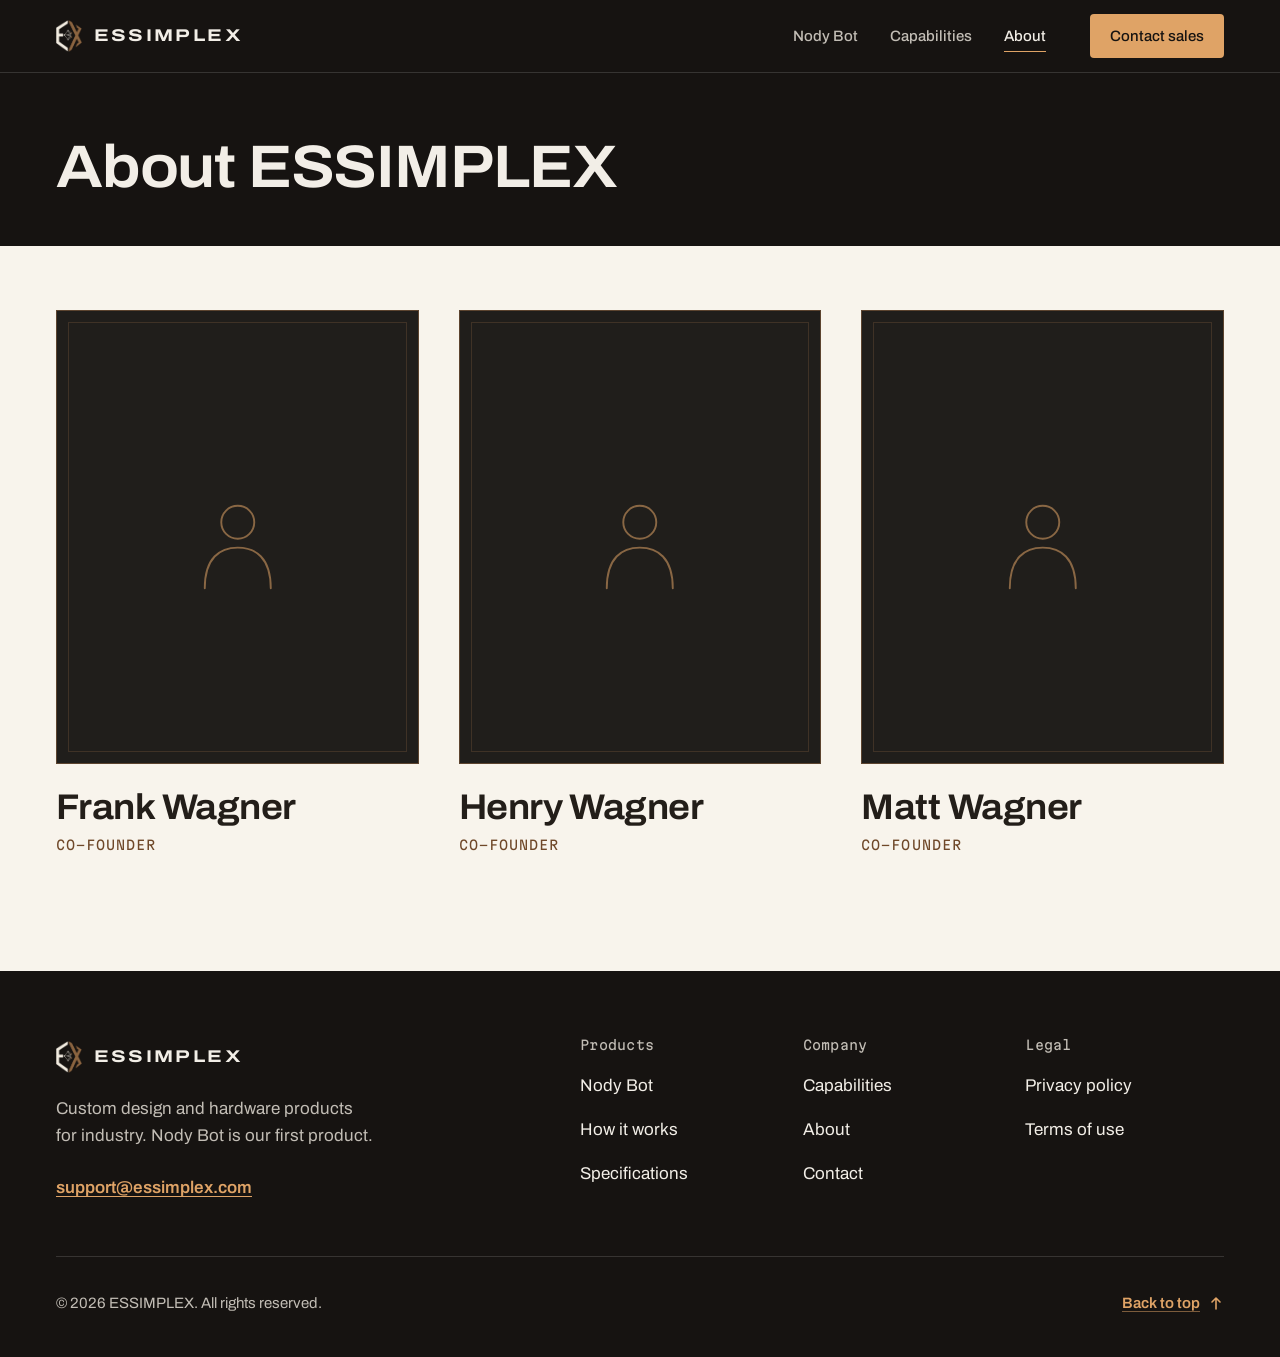
<file: about.html>
<!DOCTYPE html>
<html lang="en" class="no-js">
<head>
  <meta name="robots" content="noindex, nofollow">
  <meta charset="utf-8" />
  <meta name="viewport" content="width=device-width, initial-scale=1" />
  <title>About | ESSIMPLEX</title>
  <meta name="description" content="About ESSIMPLEX and its co-founders, Frank Wagner, Henry Wagner and Matt Wagner." />
  <link rel="canonical" href="https://essimplex.com/about.html" />
  <meta property="og:type" content="website" />
  <meta property="og:site_name" content="ESSIMPLEX" />
  <meta property="og:title" content="About | ESSIMPLEX" />
  <meta property="og:description" content="About ESSIMPLEX and its co-founders, Frank Wagner, Henry Wagner and Matt Wagner." />
  <meta property="og:url" content="https://essimplex.com/about.html" />
  <meta property="og:image" content="https://essimplex.com/assets/essimplex-og.png" />
  <meta property="og:image:width" content="1200" />
  <meta property="og:image:height" content="630" />
  <meta property="og:image:alt" content="ESSIMPLEX logo" />
  <meta name="twitter:card" content="summary_large_image" />
  <meta name="twitter:title" content="About | ESSIMPLEX" />
  <meta name="twitter:description" content="About ESSIMPLEX and its co-founders, Frank Wagner, Henry Wagner and Matt Wagner." />
  <meta name="twitter:image" content="https://essimplex.com/assets/essimplex-og.png" />
  <meta name="theme-color" content="#1E1E20" />
  <link rel="icon" href="assets/favicon-32.png" type="image/png" sizes="32x32" />
  <link rel="icon" href="assets/favicon-16.png" type="image/png" sizes="16x16" />
  <link rel="icon" href="assets/icon-192.png" type="image/png" sizes="192x192" />
  <link rel="apple-touch-icon" href="assets/apple-touch-icon.png" sizes="180x180" />
  <link rel="preload" href="assets/fonts/archivo-var.woff2" as="font" type="font/woff2" crossorigin />
  <link rel="preload" href="assets/fonts/martian-mono.woff2" as="font" type="font/woff2" crossorigin />
  <link rel="stylesheet" href="styles.css?v=20261023b" />
  <script>document.documentElement.className = document.documentElement.className.replace("no-js", "js");</script>
  <script src="app.js?v=20261023b" defer></script>
</head>
<body class="page-about">
  <a class="skip-link" href="#main">Skip to content</a>
  <header class="site-header" id="site-header">
    <div class="wrap header-inner">
      <a class="brand" href="index.html" aria-label="ESSIMPLEX home">
        <img src="assets/essimplex-mark-sm-light.png" width="26" height="32" alt="" />
        <span class="brand-name">ESSIMPLEX</span>
      </a>
      <button type="button" class="nav-toggle" id="nav-toggle" aria-expanded="false" aria-controls="primary-nav">
        <span class="nav-toggle__bars" aria-hidden="true"></span><span class="nav-toggle__label">Menu</span>
      </button>
      <nav class="nav" id="primary-nav" aria-label="Primary">
        <ul class="nav__list"><li><a href="nody-bot.html">Nody Bot</a></li><li><a href="index.html#capabilities">Capabilities</a></li><li><a href="about.html" aria-current="page">About</a></li></ul>
        <a class="btn btn--primary btn--sm nav__cta" href="mailto:support@essimplex.com?subject=ESSIMPLEX%20inquiry">Contact sales</a>
      </nav>
    </div>
  </header>

  <main id="main">
    <section class="page-head ground-dark" aria-labelledby="page-heading">
      <div class="wrap">
        <h1 class="display" id="page-heading">About ESSIMPLEX</h1>
      </div>
    </section>
    <section class="about ground-paper" aria-label="Co-founders">
      <div class="wrap">
        <div class="people">
        <article class="person" aria-labelledby="frank-wagner-name">
          <div class="person__photo person__photo--empty" role="img" aria-label="Photo of Frank Wagner &mdash; coming soon"><svg viewBox="0 0 80 100" aria-hidden="true" focusable="false"><circle cx="40" cy="38" r="13"/><path d="M14 90 C14 66 26 58 40 58 C54 58 66 66 66 90"/></svg></div>
          <h2 class="person__name" id="frank-wagner-name">Frank Wagner</h2>
          <p class="person__title reading">Co-founder</p>
          <!-- INTRO: paste introduction here (replace this comment with <p class="person__intro">...</p>) -->
        </article>
        <article class="person" aria-labelledby="henry-wagner-name">
          <div class="person__photo person__photo--empty" role="img" aria-label="Photo of Henry Wagner &mdash; coming soon"><svg viewBox="0 0 80 100" aria-hidden="true" focusable="false"><circle cx="40" cy="38" r="13"/><path d="M14 90 C14 66 26 58 40 58 C54 58 66 66 66 90"/></svg></div>
          <h2 class="person__name" id="henry-wagner-name">Henry Wagner</h2>
          <p class="person__title reading">Co-founder</p>
          <!-- INTRO: paste introduction here (replace this comment with <p class="person__intro">...</p>) -->
        </article>
        <article class="person" aria-labelledby="matt-wagner-name">
          <div class="person__photo person__photo--empty" role="img" aria-label="Photo of Matt Wagner &mdash; coming soon"><svg viewBox="0 0 80 100" aria-hidden="true" focusable="false"><circle cx="40" cy="38" r="13"/><path d="M14 90 C14 66 26 58 40 58 C54 58 66 66 66 90"/></svg></div>
          <h2 class="person__name" id="matt-wagner-name">Matt Wagner</h2>
          <p class="person__title reading">Co-founder</p>
          <!-- INTRO: paste introduction here (replace this comment with <p class="person__intro">...</p>) -->
        </article>
        </div>
      </div>
    </section>
  </main>

  <footer class="site-footer ground-dark">
    <div class="wrap">
      <div class="footer__top">
        <div class="footer__brand">
          <a class="brand" href="index.html" aria-label="ESSIMPLEX home">
            <img src="assets/essimplex-mark-sm-light.png" width="26" height="32" alt="" loading="lazy" />
            <span class="brand-name">ESSIMPLEX</span>
          </a>
          <p>Custom design and hardware products for industry. Nody Bot is our first product.</p>
          <a class="footer__mail" href="mailto:support@essimplex.com?subject=ESSIMPLEX%20inquiry">support@essimplex.com</a>
        </div>
        <div class="footer__cols">
          <nav class="footer__col" aria-label="Products">
            <h2>Products</h2>
            <ul>
              <li><a href="nody-bot.html">Nody Bot</a></li>
              <li><a href="nody-bot.html#how">How it works</a></li>
              <li><a href="nody-bot.html#specs">Specifications</a></li>
            </ul>
          </nav>
          <nav class="footer__col" aria-label="Company">
            <h2>Company</h2>
            <ul>
              <li><a href="index.html#capabilities">Capabilities</a></li>
              <li><a href="about.html">About</a></li>
              <li><a href="index.html#contact">Contact</a></li>
            </ul>
          </nav>
          <nav class="footer__col" aria-label="Legal">
            <h2>Legal</h2>
            <ul>
              <li><a href="privacy.html">Privacy policy</a></li>
              <li><a href="terms.html">Terms of use</a></li>
            </ul>
          </nav>
        </div>
      </div>
      <div class="footer__bottom">
        <p>&copy; 2026 ESSIMPLEX. All rights reserved.</p>
        <a class="text-link" href="#main">Back to top <svg class="ico-arrow" viewBox="0 0 16 16" aria-hidden="true" focusable="false" style="transform:rotate(-90deg)"><path d="M2 8h11M9 4l4 4-4 4" fill="none" stroke="currentColor" stroke-width="1.6" stroke-linecap="round" stroke-linejoin="round"/></svg></a>
      </div>
    </div>
  </footer>
</body>
</html>
</file>
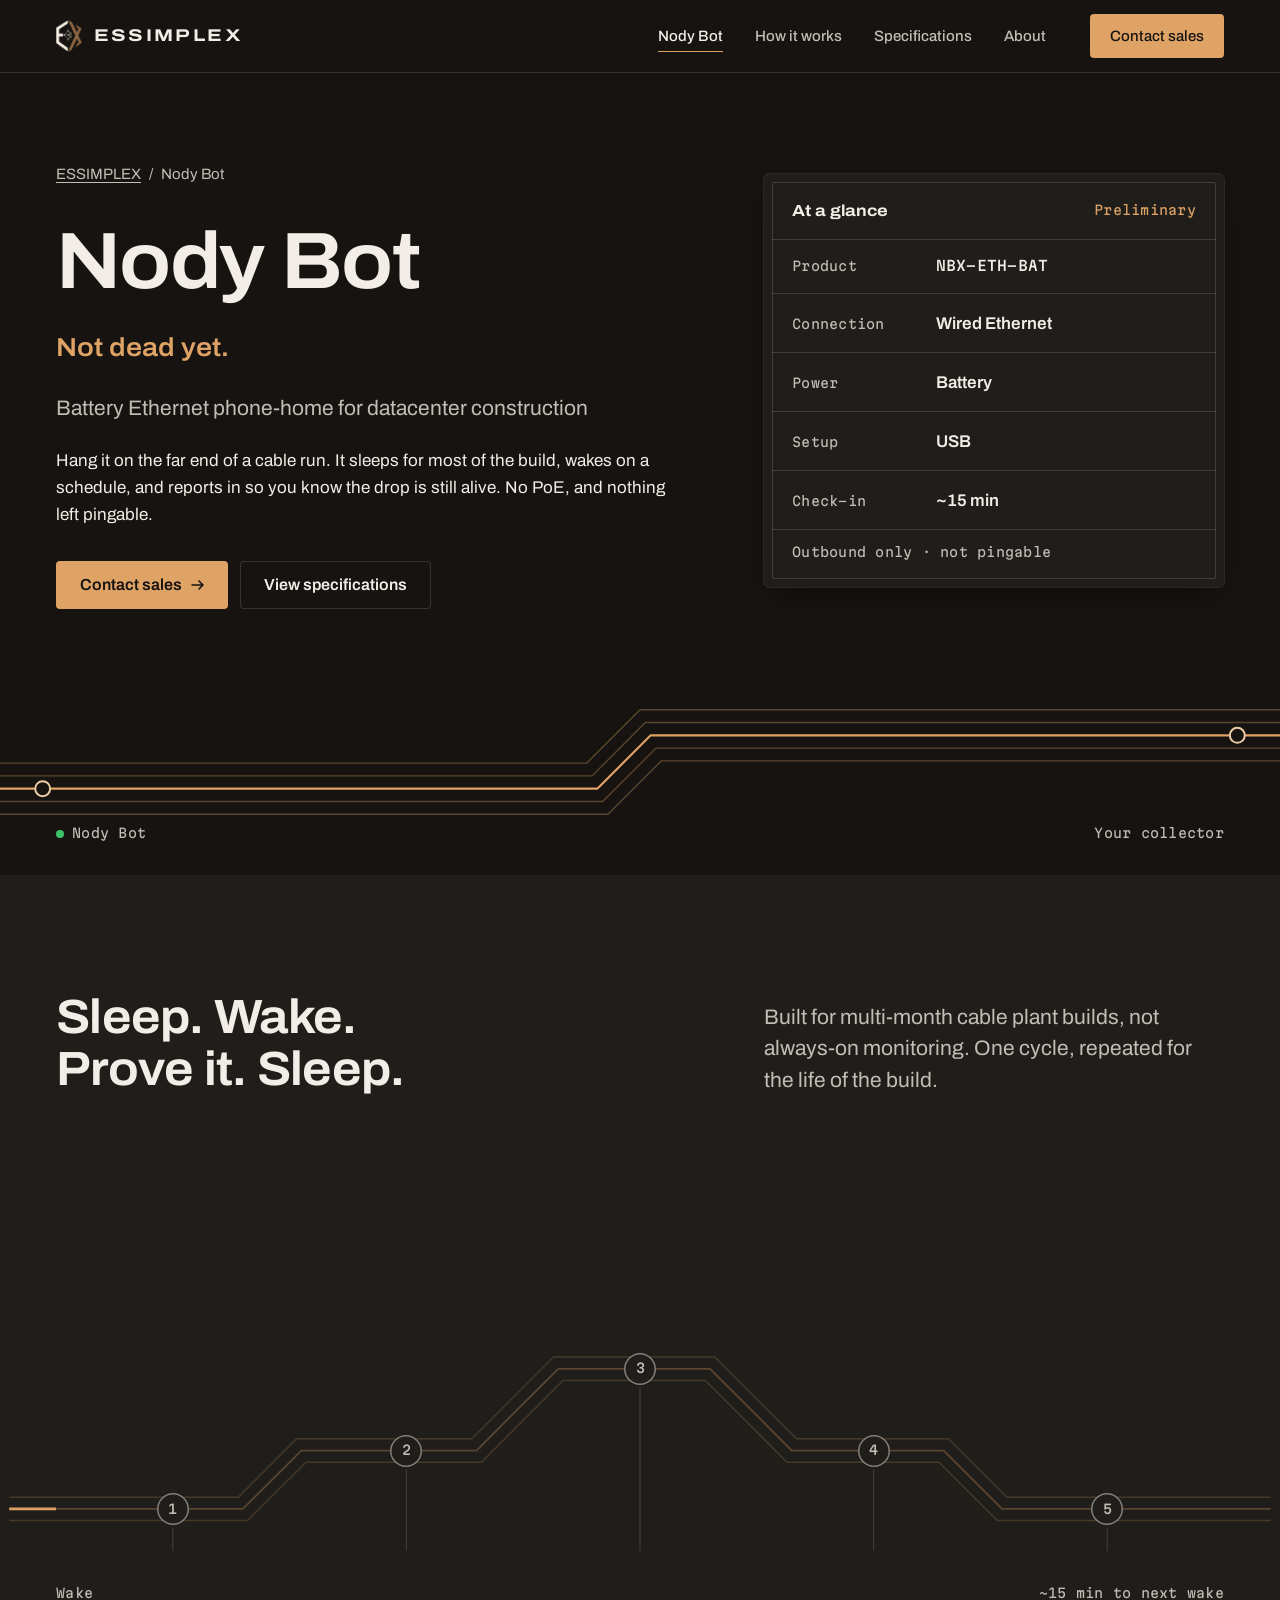
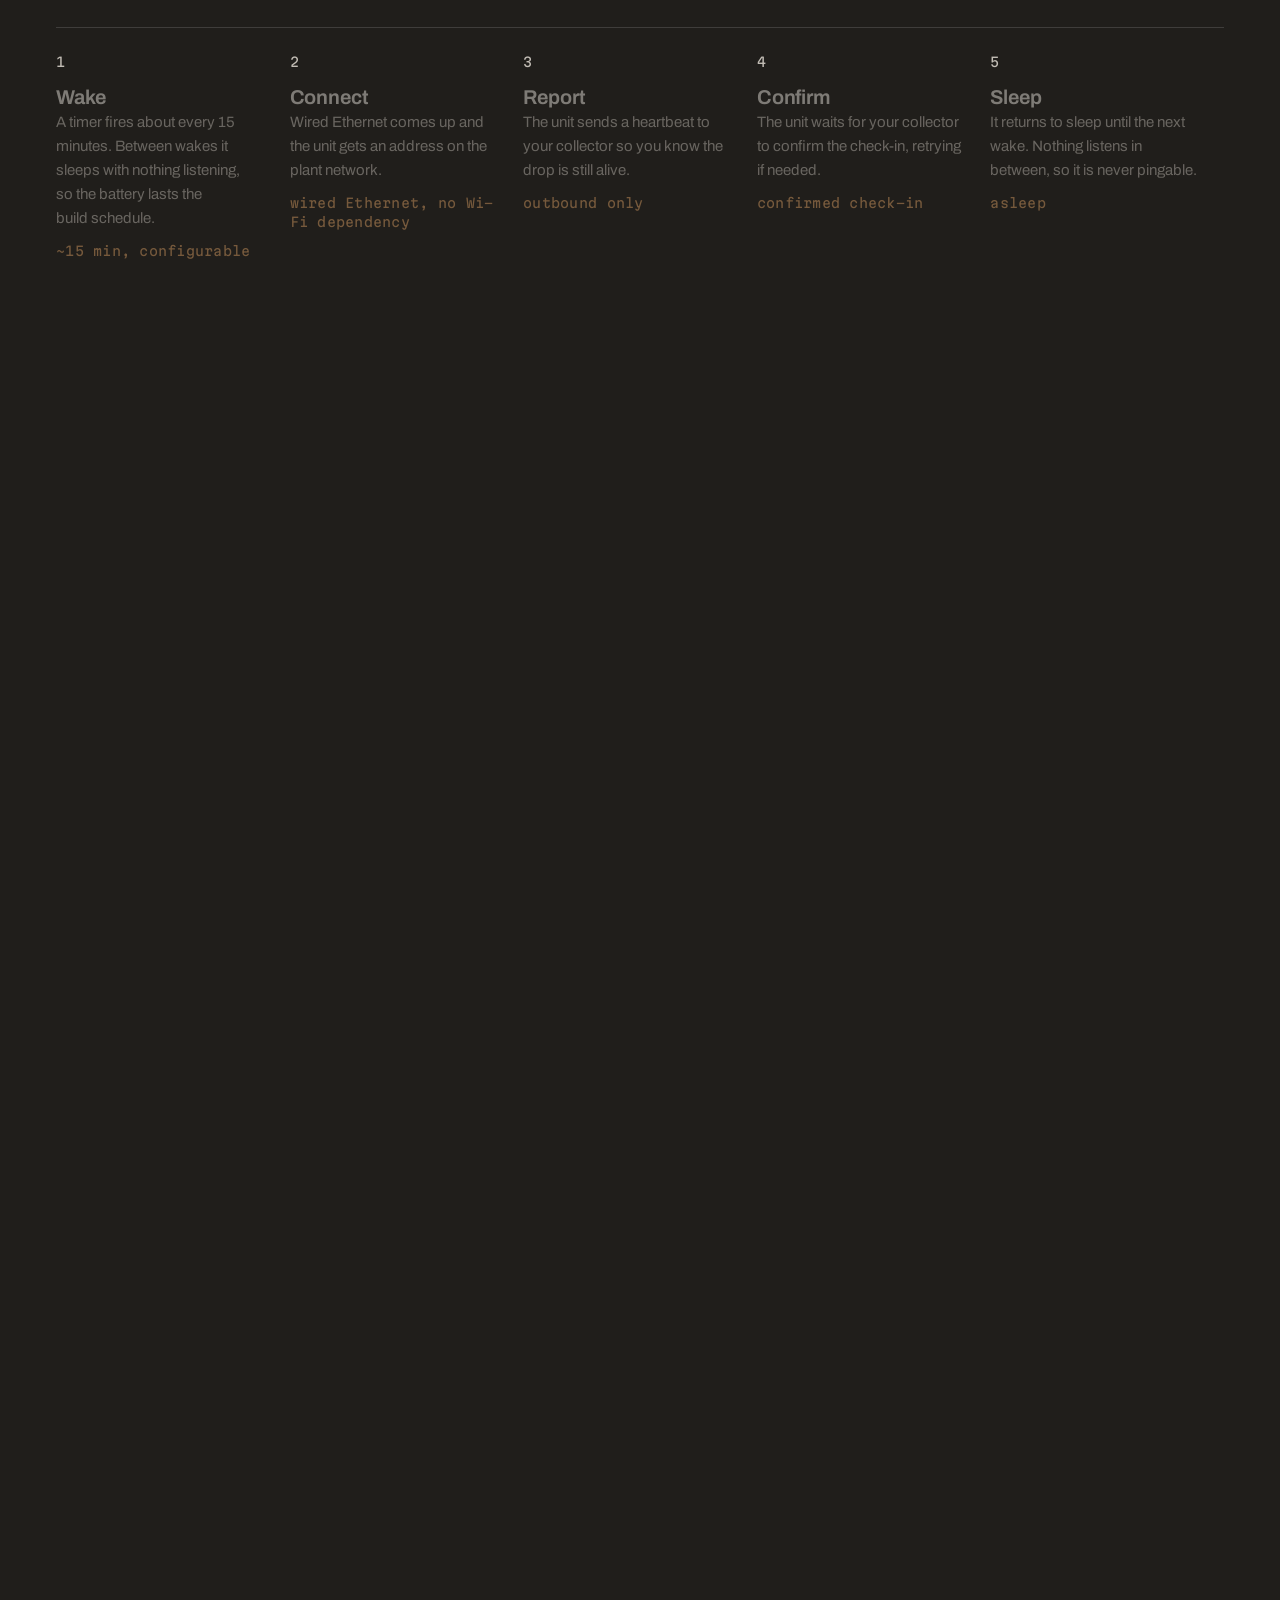
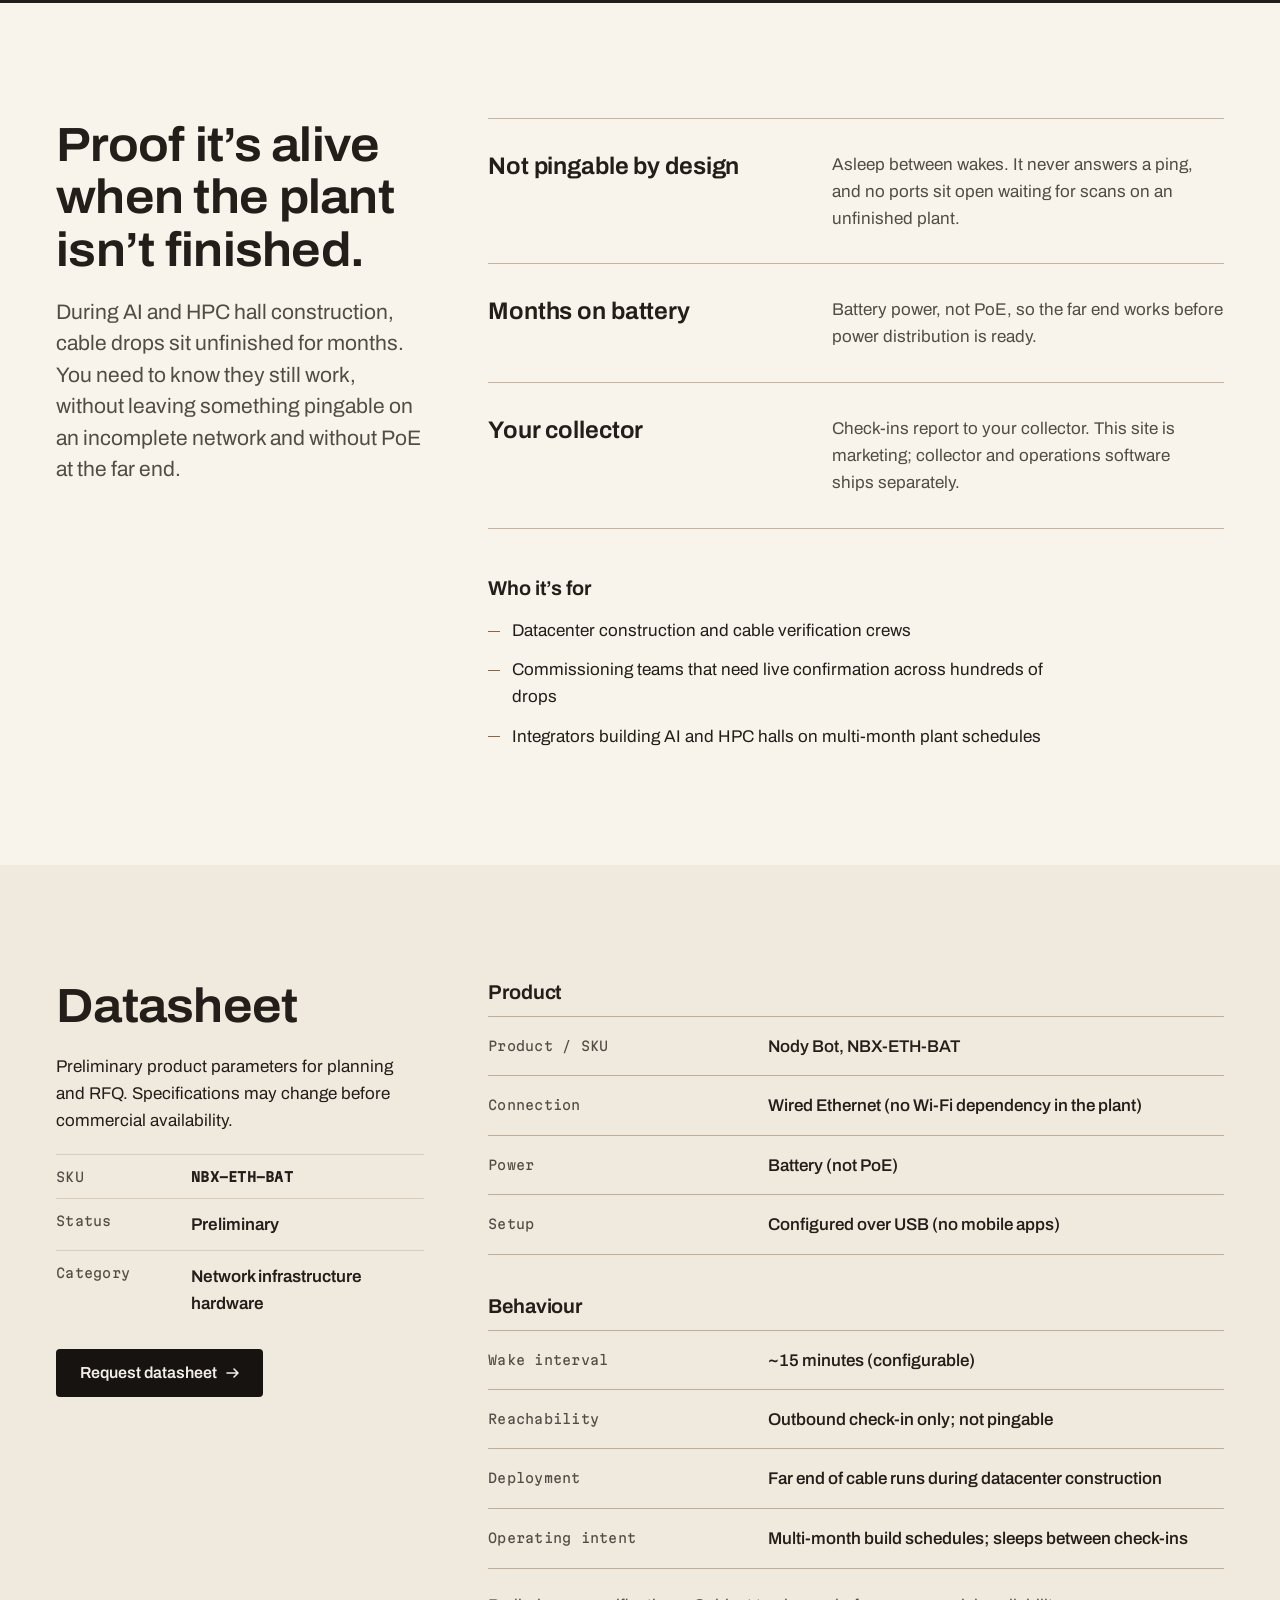
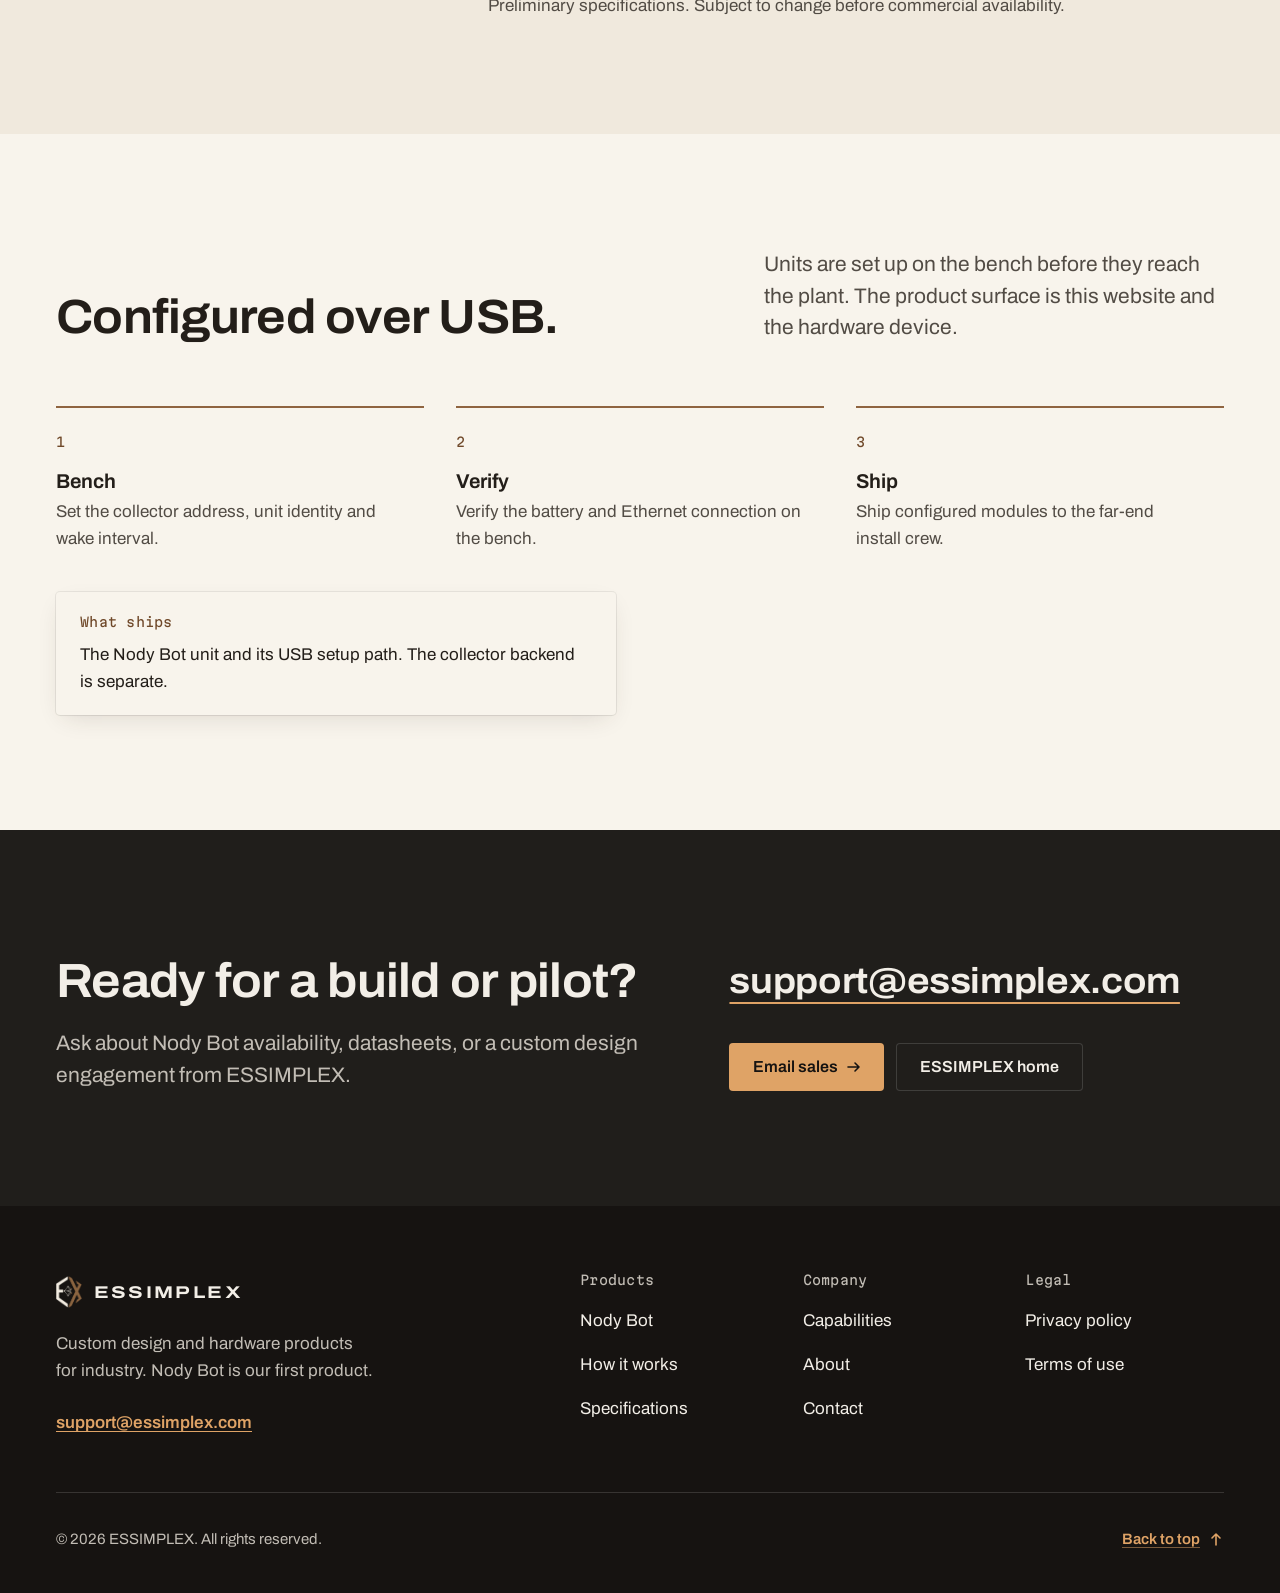
<file: nody-bot.html>
<!DOCTYPE html>
<html lang="en" class="no-js">
<head>
  <meta name="robots" content="noindex, nofollow">
  <meta charset="utf-8" />
  <meta name="viewport" content="width=device-width, initial-scale=1" />
  <title>Nody Bot | ESSIMPLEX</title>
  <meta name="description" content="Nody Bot is battery-powered Ethernet phone-home for datacenter construction. It sleeps, wakes on a schedule, and reports in so you know the cable drop is still alive." />
  <link rel="canonical" href="https://essimplex.com/nody-bot.html" />
  <meta property="og:type" content="website" />
  <meta property="og:site_name" content="ESSIMPLEX" />
  <meta property="og:title" content="Nody Bot | ESSIMPLEX" />
  <meta property="og:description" content="Nody Bot is battery-powered Ethernet phone-home for datacenter construction. It sleeps, wakes on a schedule, and reports in so you know the cable drop is still alive." />
  <meta property="og:url" content="https://essimplex.com/nody-bot.html" />
  <meta property="og:image" content="https://essimplex.com/assets/essimplex-og.png" />
  <meta property="og:image:width" content="1200" />
  <meta property="og:image:height" content="630" />
  <meta property="og:image:alt" content="ESSIMPLEX logo" />
  <meta name="twitter:card" content="summary_large_image" />
  <meta name="twitter:title" content="Nody Bot | ESSIMPLEX" />
  <meta name="twitter:description" content="Nody Bot is battery-powered Ethernet phone-home for datacenter construction. It sleeps, wakes on a schedule, and reports in so you know the cable drop is still alive." />
  <meta name="twitter:image" content="https://essimplex.com/assets/essimplex-og.png" />
  <meta name="theme-color" content="#1E1E20" />
  <link rel="icon" href="assets/favicon-32.png" type="image/png" sizes="32x32" />
  <link rel="icon" href="assets/favicon-16.png" type="image/png" sizes="16x16" />
  <link rel="icon" href="assets/icon-192.png" type="image/png" sizes="192x192" />
  <link rel="apple-touch-icon" href="assets/apple-touch-icon.png" sizes="180x180" />
  <link rel="preload" href="assets/fonts/archivo-var.woff2" as="font" type="font/woff2" crossorigin />
  <link rel="preload" href="assets/fonts/martian-mono.woff2" as="font" type="font/woff2" crossorigin />
  <link rel="stylesheet" href="styles.css?v=20261023b" />
  <script>document.documentElement.className = document.documentElement.className.replace("no-js", "js");</script>
  <script src="app.js?v=20261023b" defer></script>
</head>
<body class="page-product">
  <a class="skip-link" href="#main">Skip to content</a>
  <header class="site-header" id="site-header">
    <div class="wrap header-inner">
      <a class="brand" href="index.html" aria-label="ESSIMPLEX home">
        <img src="assets/essimplex-mark-sm-light.png" width="26" height="32" alt="" />
        <span class="brand-name">ESSIMPLEX</span>
      </a>
      <button type="button" class="nav-toggle" id="nav-toggle" aria-expanded="false" aria-controls="primary-nav">
        <span class="nav-toggle__bars" aria-hidden="true"></span><span class="nav-toggle__label">Menu</span>
      </button>
      <nav class="nav" id="primary-nav" aria-label="Primary">
        <ul class="nav__list"><li><a href="nody-bot.html" aria-current="page">Nody Bot</a></li><li><a href="#how">How it works</a></li><li><a href="#specs">Specifications</a></li><li><a href="about.html">About</a></li></ul>
        <a class="btn btn--primary btn--sm nav__cta" href="mailto:support@essimplex.com?subject=Nody%20Bot%20inquiry">Contact sales</a>
      </nav>
    </div>
  </header>

  <main id="main">
    <section class="hero hero--product ground-dark" aria-labelledby="hero-heading">
      <div class="wrap hero__content">
        <div class="hero__grid">
          <div class="hero__copy">
            <nav class="breadcrumb" aria-label="Breadcrumb"><a href="index.html">ESSIMPLEX</a><span aria-hidden="true">/</span><span aria-current="page">Nody Bot</span></nav>
            <h1 class="display" id="hero-heading">Nody Bot</h1>
            <p class="hero__motto">Not dead yet.</p>
            <p class="hero__descriptor">Battery Ethernet phone-home for datacenter construction</p>
            <p class="hero__lede">Hang it on the far end of a cable run. It sleeps for most of the build, wakes on a schedule, and reports in so you know the drop is still alive. No PoE, and nothing left pingable.</p>
            <div class="actions">
              <a class="btn btn--primary" href="mailto:support@essimplex.com?subject=Nody%20Bot%20inquiry">Contact sales <svg class="ico-arrow" viewBox="0 0 16 16" aria-hidden="true" focusable="false"><path d="M2 8h11M9 4l4 4-4 4" fill="none" stroke="currentColor" stroke-width="1.6" stroke-linecap="round" stroke-linejoin="round"/></svg></a>
              <a class="btn btn--ghost" href="#specs">View specifications</a>
            </div>
          </div>
          <aside class="plate plate--on-dark" aria-labelledby="glance-heading">
            <div class="plate__inner">
              <div class="plate__head"><h2 class="plate__title" id="glance-heading">At a glance</h2><span class="plate__chip reading">Preliminary</span></div>
              <dl class="plate__rows"><div><dt class="reading">Product</dt><dd class="reading">NBX-ETH-BAT</dd></div><div><dt class="reading">Connection</dt><dd>Wired Ethernet</dd></div><div><dt class="reading">Power</dt><dd>Battery</dd></div><div><dt class="reading">Setup</dt><dd>USB</dd></div><div><dt class="reading">Check-in</dt><dd>~15 min</dd></div></dl>
              <p class="plate__foot reading">Outbound only &middot; not pingable</p>
            </div>
          </aside>
        </div>
      </div>
      <div class="wires wires--product" data-wires role="img" aria-label="Illustration: a bundle of parallel wires running from Nody Bot to your collector, with short pulses of light travelling along the wires.">
        <svg class="w-narrow" viewBox="0 0 400 120" preserveAspectRatio="xMidYMid slice" aria-hidden="true" focusable="false"><path class="w-line" d="M-60.0,118.0 L127.5,118.0 L167.5,78.0 L470.0,78.0"/><path class="w-line" d="M-60.0,109.0 L123.7,109.0 L163.7,69.0 L470.0,69.0"/><path class="w-main" d="M-60.0,100.0 L120.0,100.0 L160.0,60.0 L470.0,60.0"/><path class="w-line" d="M-60.0,91.0 L116.3,91.0 L156.3,51.0 L470.0,51.0"/><path class="w-pulse w-pulse--s" style="--end:-627;--po:1.0;animation-duration:6.2s;animation-delay:5.6s" d="M-60.0,118.0 L127.5,118.0 L167.5,78.0 L470.0,78.0"/><path class="w-pulse w-pulse--s" style="--end:-627;--po:1.0;animation-duration:9.6s;animation-delay:2.9s" d="M-60.0,109.0 L123.7,109.0 L163.7,69.0 L470.0,69.0"/><path class="w-pulse" style="--end:-627;--po:1.0;animation-duration:5.1s;animation-delay:7.2s" d="M-60.0,100.0 L120.0,100.0 L160.0,60.0 L470.0,60.0"/><path class="w-pulse w-pulse--s" style="--end:-627;--po:1.0;animation-duration:7.9s;animation-delay:3.4s" d="M-60.0,91.0 L116.3,91.0 L156.3,51.0 L470.0,51.0"/><circle class="w-pad" cx="24" cy="100" r="5"/><circle class="w-pad" cx="376" cy="60" r="5"/></svg><svg class="w-mid" viewBox="0 0 1200 160" preserveAspectRatio="xMidYMid slice" aria-hidden="true" focusable="false"><path class="w-line" d="M-100.0,144.0 L569.9,144.0 L619.9,94.0 L1300.0,94.0"/><path class="w-line" d="M-100.0,132.0 L565.0,132.0 L615.0,82.0 L1300.0,82.0"/><path class="w-main" d="M-100.0,120.0 L560.0,120.0 L610.0,70.0 L1300.0,70.0"/><path class="w-line" d="M-100.0,108.0 L555.0,108.0 L605.0,58.0 L1300.0,58.0"/><path class="w-line" d="M-100.0,96.0 L550.1,96.0 L600.1,46.0 L1300.0,46.0"/><path class="w-pulse w-pulse--s" style="--end:-1501;--po:1.0;animation-duration:5.1s;animation-delay:7.2s" d="M-100.0,144.0 L569.9,144.0 L619.9,94.0 L1300.0,94.0"/><path class="w-pulse w-pulse--s" style="--end:-1501;--po:1.0;animation-duration:7.9s;animation-delay:3.4s" d="M-100.0,132.0 L565.0,132.0 L615.0,82.0 L1300.0,82.0"/><path class="w-pulse" style="--end:-1501;--po:1.0;animation-duration:6.8s;animation-delay:6.1s" d="M-100.0,120.0 L560.0,120.0 L610.0,70.0 L1300.0,70.0"/><path class="w-pulse w-pulse--s" style="--end:-1501;--po:1.0;animation-duration:7.4s;animation-delay:1.6s" d="M-100.0,108.0 L555.0,108.0 L605.0,58.0 L1300.0,58.0"/><path class="w-pulse w-pulse--s" style="--end:-1501;--po:1.0;animation-duration:5.6s;animation-delay:4.1s" d="M-100.0,96.0 L550.1,96.0 L600.1,46.0 L1300.0,46.0"/><circle class="w-pad" cx="40" cy="120" r="7"/><circle class="w-pad" cx="1160" cy="70" r="7"/></svg>
      </div>
      <div class="wrap">
        <p class="wires-legend reading" aria-hidden="true"><span>Nody Bot</span><span>Your collector</span></p>
      </div>
    </section>

    <section class="section ground-dark-2" id="how" aria-labelledby="how-heading">
      <div class="wrap">
        <div class="section-head section-head--split">
          <h2 class="h2" id="how-heading">Sleep. Wake. Prove it. Sleep.</h2>
          <p class="lede muted">Built for multi-month cable plant builds, not always-on monitoring. One cycle, repeated for the life of the build.</p>
        </div>
        <div class="seq" data-seq>
       <div class="seq__stage">
        <div class="seq__strip">
          <div class="seq__plot trace" data-trace role="img" aria-label="Check-in route as a single wire with five junctions: wake, connect, report, confirm, sleep. The wire lights up as you scroll.">
            <svg class="t-narrow" viewBox="0 0 360 130" preserveAspectRatio="xMidYMid meet" aria-hidden="true" focusable="false"><defs><clipPath id="seqclip-n"><rect class="seq-clip" data-w="360" x="-100" y="-100" width="1300" height="500"/></clipPath></defs><path class="t-aux" d="M-40.0,112.0 L58.9,112.0 L85.9,85.0 L126.9,85.0 L162.9,49.0 L197.1,49.0 L233.1,85.0 L265.1,85.0 L292.1,112.0 L334.0,112.0 L400.0,112.0"/><path class="t-aux" d="M-40.0,98.0 L53.1,98.0 L80.1,71.0 L121.1,71.0 L157.1,35.0 L202.9,35.0 L238.9,71.0 L270.9,71.0 L297.9,98.0 L334.0,98.0 L400.0,98.0"/><path class="t-track" d="M-40.0,112.0 L58.9,112.0 L85.9,85.0 L126.9,85.0 L162.9,49.0 L197.1,49.0 L233.1,85.0 L265.1,85.0 L292.1,112.0 L334.0,112.0 L400.0,112.0"/><path class="t-track" d="M-40.0,105.0 L56.0,105.0 L83.0,78.0 L124.0,78.0 L160.0,42.0 L200.0,42.0 L236.0,78.0 L268.0,78.0 L295.0,105.0 L334.0,105.0 L400.0,105.0"/><path class="t-track" d="M-40.0,98.0 L53.1,98.0 L80.1,71.0 L121.1,71.0 L157.1,35.0 L202.9,35.0 L238.9,71.0 L270.9,71.0 L297.9,98.0 L334.0,98.0 L400.0,98.0"/><path class="t-line" clip-path="url(#seqclip-n)" d="M-40.0,105.0 L56.0,105.0 L83.0,78.0 L124.0,78.0 L160.0,42.0 L200.0,42.0 L236.0,78.0 L268.0,78.0 L295.0,105.0 L334.0,105.0 L400.0,105.0"/></svg><svg class="t-wide" viewBox="0 0 1000 240" preserveAspectRatio="xMidYMid meet" aria-hidden="true" focusable="false"><defs><clipPath id="seqclip-w"><rect class="seq-clip" data-w="1000" x="-100" y="-100" width="1300" height="500"/></clipPath></defs><path class="t-drop" d="M100,206 V226"/><path class="t-drop" d="M300,156 V226"/><path class="t-drop" d="M500,86 V226"/><path class="t-drop" d="M700,156 V226"/><path class="t-drop" d="M900,206 V226"/><path class="t-aux" d="M-40.0,200.0 L164.1,200.0 L214.1,150.0 L364.1,150.0 L434.1,80.0 L555.9,80.0 L625.9,150.0 L755.9,150.0 L805.9,200.0 L910.0,200.0 L1040.0,200.0"/><path class="t-aux" d="M-40.0,180.0 L155.9,180.0 L205.9,130.0 L355.9,130.0 L425.9,60.0 L564.1,60.0 L634.1,130.0 L764.1,130.0 L814.1,180.0 L910.0,180.0 L1040.0,180.0"/><path class="t-track" d="M-40.0,190.0 L160.0,190.0 L210.0,140.0 L360.0,140.0 L430.0,70.0 L560.0,70.0 L630.0,140.0 L760.0,140.0 L810.0,190.0 L910.0,190.0 L1040.0,190.0"/><path class="t-line" clip-path="url(#seqclip-w)" d="M-40.0,190.0 L160.0,190.0 L210.0,140.0 L360.0,140.0 L430.0,70.0 L560.0,70.0 L630.0,140.0 L760.0,140.0 L810.0,190.0 L910.0,190.0 L1040.0,190.0"/></svg>
            <span class="seq__marker" data-at="0.100" style="--x:10.00%;--yn:0.8077;--ynw:0.7917" aria-hidden="true">1</span><span class="seq__marker" data-at="0.300" style="--x:30.00%;--yn:0.6000;--ynw:0.5833" aria-hidden="true">2</span><span class="seq__marker" data-at="0.500" style="--x:50.00%;--yn:0.3231;--ynw:0.2917" aria-hidden="true">3</span><span class="seq__marker" data-at="0.700" style="--x:70.00%;--yn:0.6000;--ynw:0.5833" aria-hidden="true">4</span><span class="seq__marker" data-at="0.900" style="--x:90.00%;--yn:0.8077;--ynw:0.7917" aria-hidden="true">5</span>
          </div>
          <p class="seq__axis reading" aria-hidden="true"><span>Wake</span><span>~15 min to next wake</span></p>
        </div>
        <ol class="seq__steps" role="list">
          <li class="seq__step" data-node="0">
            <span class="reading seq__num" aria-hidden="true">1</span>
            <h3 class="h3">Wake</h3>
            <p>A timer fires about every 15 minutes. Between wakes it sleeps with nothing listening, so the battery lasts the build schedule.</p>
            <p class="reading reading-note">~15 min, configurable</p>
          </li>
          <li class="seq__step" data-node="1">
            <span class="reading seq__num" aria-hidden="true">2</span>
            <h3 class="h3">Connect</h3>
            <p>Wired Ethernet comes up and the unit gets an address on the plant network.</p>
            <p class="reading reading-note">wired Ethernet, no Wi-Fi dependency</p>
          </li>
          <li class="seq__step" data-node="2">
            <span class="reading seq__num" aria-hidden="true">3</span>
            <h3 class="h3">Report</h3>
            <p>The unit sends a heartbeat to your collector so you know the drop is still alive.</p>
            <p class="reading reading-note">outbound only</p>
          </li>
          <li class="seq__step" data-node="3">
            <span class="reading seq__num" aria-hidden="true">4</span>
            <h3 class="h3">Confirm</h3>
            <p>The unit waits for your collector to confirm the check-in, retrying if needed.</p>
            <p class="reading reading-note">confirmed check-in</p>
          </li>
          <li class="seq__step" data-node="4">
            <span class="reading seq__num" aria-hidden="true">5</span>
            <h3 class="h3">Sleep</h3>
            <p>It returns to sleep until the next wake. Nothing listens in between, so it is never pingable.</p>
            <p class="reading reading-note">asleep</p>
          </li>
        </ol>
       </div>
      </div>
      </div>
    </section>

    <section class="section ground-paper" id="why" aria-labelledby="why-heading">
      <div class="wrap caps">
        <div class="caps__head">
          <h2 class="h2" id="why-heading">Proof it&rsquo;s alive when the plant isn&rsquo;t finished.</h2>
          <p class="lede muted">During AI and HPC hall construction, cable drops sit unfinished for months. You need to know they still work, without leaving something pingable on an incomplete network and without PoE at the far end.</p>
        </div>
        <div>
          <ul class="ruled" role="list">
            <li class="ruled__row"><h3 class="h3">Not pingable by design</h3><p>Asleep between wakes. It never answers a ping, and no ports sit open waiting for scans on an unfinished plant.</p></li>
            <li class="ruled__row"><h3 class="h3">Months on battery</h3><p>Battery power, not PoE, so the far end works before power distribution is ready.</p></li>
            <li class="ruled__row"><h3 class="h3">Your collector</h3><p>Check-ins report to your collector. This site is marketing; collector and operations software ships separately.</p></li>
          </ul>
          <div class="audience">
            <h3 class="h3">Who it&rsquo;s for</h3>
            <ul role="list">
              <li>Datacenter construction and cable verification crews</li>
              <li>Commissioning teams that need live confirmation across hundreds of drops</li>
              <li>Integrators building AI and HPC halls on multi-month plant schedules</li>
            </ul>
          </div>
        </div>
      </div>
    </section>

    <section class="section ground-paper-2" id="specs" aria-labelledby="specs-heading">
      <div class="wrap specs">
        <div class="specs__meta">
          <h2 class="h2" id="specs-heading">Datasheet</h2>
          <p>Preliminary product parameters for planning and RFQ. Specifications may change before commercial availability.</p>
          <dl class="specs__facts">
            <div><dt class="reading">SKU</dt><dd class="reading">NBX-ETH-BAT</dd></div>
            <div><dt class="reading">Status</dt><dd>Preliminary</dd></div>
            <div><dt class="reading">Category</dt><dd>Network infrastructure hardware</dd></div>
          </dl>
          <div class="actions"><a class="btn" href="mailto:support@essimplex.com?subject=Nody%20Bot%20datasheet%20request">Request datasheet <svg class="ico-arrow" viewBox="0 0 16 16" aria-hidden="true" focusable="false"><path d="M2 8h11M9 4l4 4-4 4" fill="none" stroke="currentColor" stroke-width="1.6" stroke-linecap="round" stroke-linejoin="round"/></svg></a></div>
        </div>
        <div class="specs__tables">
          <div class="spec-group">
            <h3 class="h3" id="spec-hw">Product</h3>
            <table class="spec" aria-labelledby="spec-hw"><tbody>
              <tr><th scope="row">Product / SKU</th><td>Nody Bot, NBX-ETH-BAT</td></tr>
              <tr><th scope="row">Connection</th><td>Wired Ethernet (no Wi-Fi dependency in the plant)</td></tr>
              <tr><th scope="row">Power</th><td>Battery (not PoE)</td></tr>
              <tr><th scope="row">Setup</th><td>Configured over USB (no mobile apps)</td></tr>
            </tbody></table>
          </div>
          <div class="spec-group">
            <h3 class="h3" id="spec-net">Behaviour</h3>
            <table class="spec" aria-labelledby="spec-net"><tbody>
              <tr><th scope="row">Wake interval</th><td>~15 minutes (configurable)</td></tr>
              <tr><th scope="row">Reachability</th><td>Outbound check-in only; not pingable</td></tr>
              <tr><th scope="row">Deployment</th><td>Far end of cable runs during datacenter construction</td></tr>
              <tr><th scope="row">Operating intent</th><td>Multi-month build schedules; sleeps between check-ins</td></tr>
            </tbody></table>
          </div>
          <p class="muted" style="margin-top:var(--s-6)">Preliminary specifications. Subject to change before commercial availability.</p>
        </div>
      </div>
    </section>

    <section class="section ground-paper" id="provisioning" aria-labelledby="prov-heading">
      <div class="wrap">
        <div class="section-head section-head--split">
          <h2 class="h2" id="prov-heading">Configured over USB.</h2>
          <p class="lede muted">Units are set up on the bench before they reach the plant. The product surface is this website and the hardware device.</p>
        </div>
        <ol class="prov" role="list">
          <li class="prov__item"><span class="reading" aria-hidden="true">1</span><div><h3 class="h3">Bench</h3><p>Set the collector address, unit identity and wake interval.</p></div></li>
          <li class="prov__item"><span class="reading" aria-hidden="true">2</span><div><h3 class="h3">Verify</h3><p>Verify the battery and Ethernet connection on the bench.</p></div></li>
          <li class="prov__item"><span class="reading" aria-hidden="true">3</span><div><h3 class="h3">Ship</h3><p>Ship configured modules to the far-end install crew.</p></div></li>
        </ol>
        <div class="prov-ships ground-paper-2">
          <p class="reading">What ships</p>
          <p>The Nody Bot unit and its USB setup path. The collector backend is separate.</p>
        </div>
      </div>
    </section>

    <section class="close ground-dark-2" id="contact" aria-labelledby="contact-heading">
      <div class="wrap close__grid">
        <div class="close__copy">
          <h2 class="h2" id="contact-heading">Ready for a build or pilot?</h2>
          <p class="lede on-dark-2 muted">Ask about Nody Bot availability, datasheets, or a custom design engagement from ESSIMPLEX.</p>
        </div>
        <div class="close__action">
          <a class="close__mail" href="mailto:support@essimplex.com?subject=Nody%20Bot%20inquiry">support@essimplex.com</a>
          <div class="actions">
            <a class="btn btn--primary" href="mailto:support@essimplex.com?subject=Nody%20Bot%20inquiry">Email sales <svg class="ico-arrow" viewBox="0 0 16 16" aria-hidden="true" focusable="false"><path d="M2 8h11M9 4l4 4-4 4" fill="none" stroke="currentColor" stroke-width="1.6" stroke-linecap="round" stroke-linejoin="round"/></svg></a>
            <a class="btn btn--ghost" href="index.html">ESSIMPLEX home</a>
          </div>
        </div>
      </div>
    </section>
  </main>

  <footer class="site-footer ground-dark">
    <div class="wrap">
      <div class="footer__top">
        <div class="footer__brand">
          <a class="brand" href="index.html" aria-label="ESSIMPLEX home">
            <img src="assets/essimplex-mark-sm-light.png" width="26" height="32" alt="" loading="lazy" />
            <span class="brand-name">ESSIMPLEX</span>
          </a>
          <p>Custom design and hardware products for industry. Nody Bot is our first product.</p>
          <a class="footer__mail" href="mailto:support@essimplex.com?subject=ESSIMPLEX%20inquiry">support@essimplex.com</a>
        </div>
        <div class="footer__cols">
          <nav class="footer__col" aria-label="Products">
            <h2>Products</h2>
            <ul>
              <li><a href="nody-bot.html">Nody Bot</a></li>
              <li><a href="nody-bot.html#how">How it works</a></li>
              <li><a href="nody-bot.html#specs">Specifications</a></li>
            </ul>
          </nav>
          <nav class="footer__col" aria-label="Company">
            <h2>Company</h2>
            <ul>
              <li><a href="index.html#capabilities">Capabilities</a></li>
              <li><a href="about.html">About</a></li>
              <li><a href="index.html#contact">Contact</a></li>
            </ul>
          </nav>
          <nav class="footer__col" aria-label="Legal">
            <h2>Legal</h2>
            <ul>
              <li><a href="privacy.html">Privacy policy</a></li>
              <li><a href="terms.html">Terms of use</a></li>
            </ul>
          </nav>
        </div>
      </div>
      <div class="footer__bottom">
        <p>&copy; 2026 ESSIMPLEX. All rights reserved.</p>
        <a class="text-link" href="#main">Back to top <svg class="ico-arrow" viewBox="0 0 16 16" aria-hidden="true" focusable="false" style="transform:rotate(-90deg)"><path d="M2 8h11M9 4l4 4-4 4" fill="none" stroke="currentColor" stroke-width="1.6" stroke-linecap="round" stroke-linejoin="round"/></svg></a>
      </div>
    </div>
  </footer>
</body>
</html>
</file>
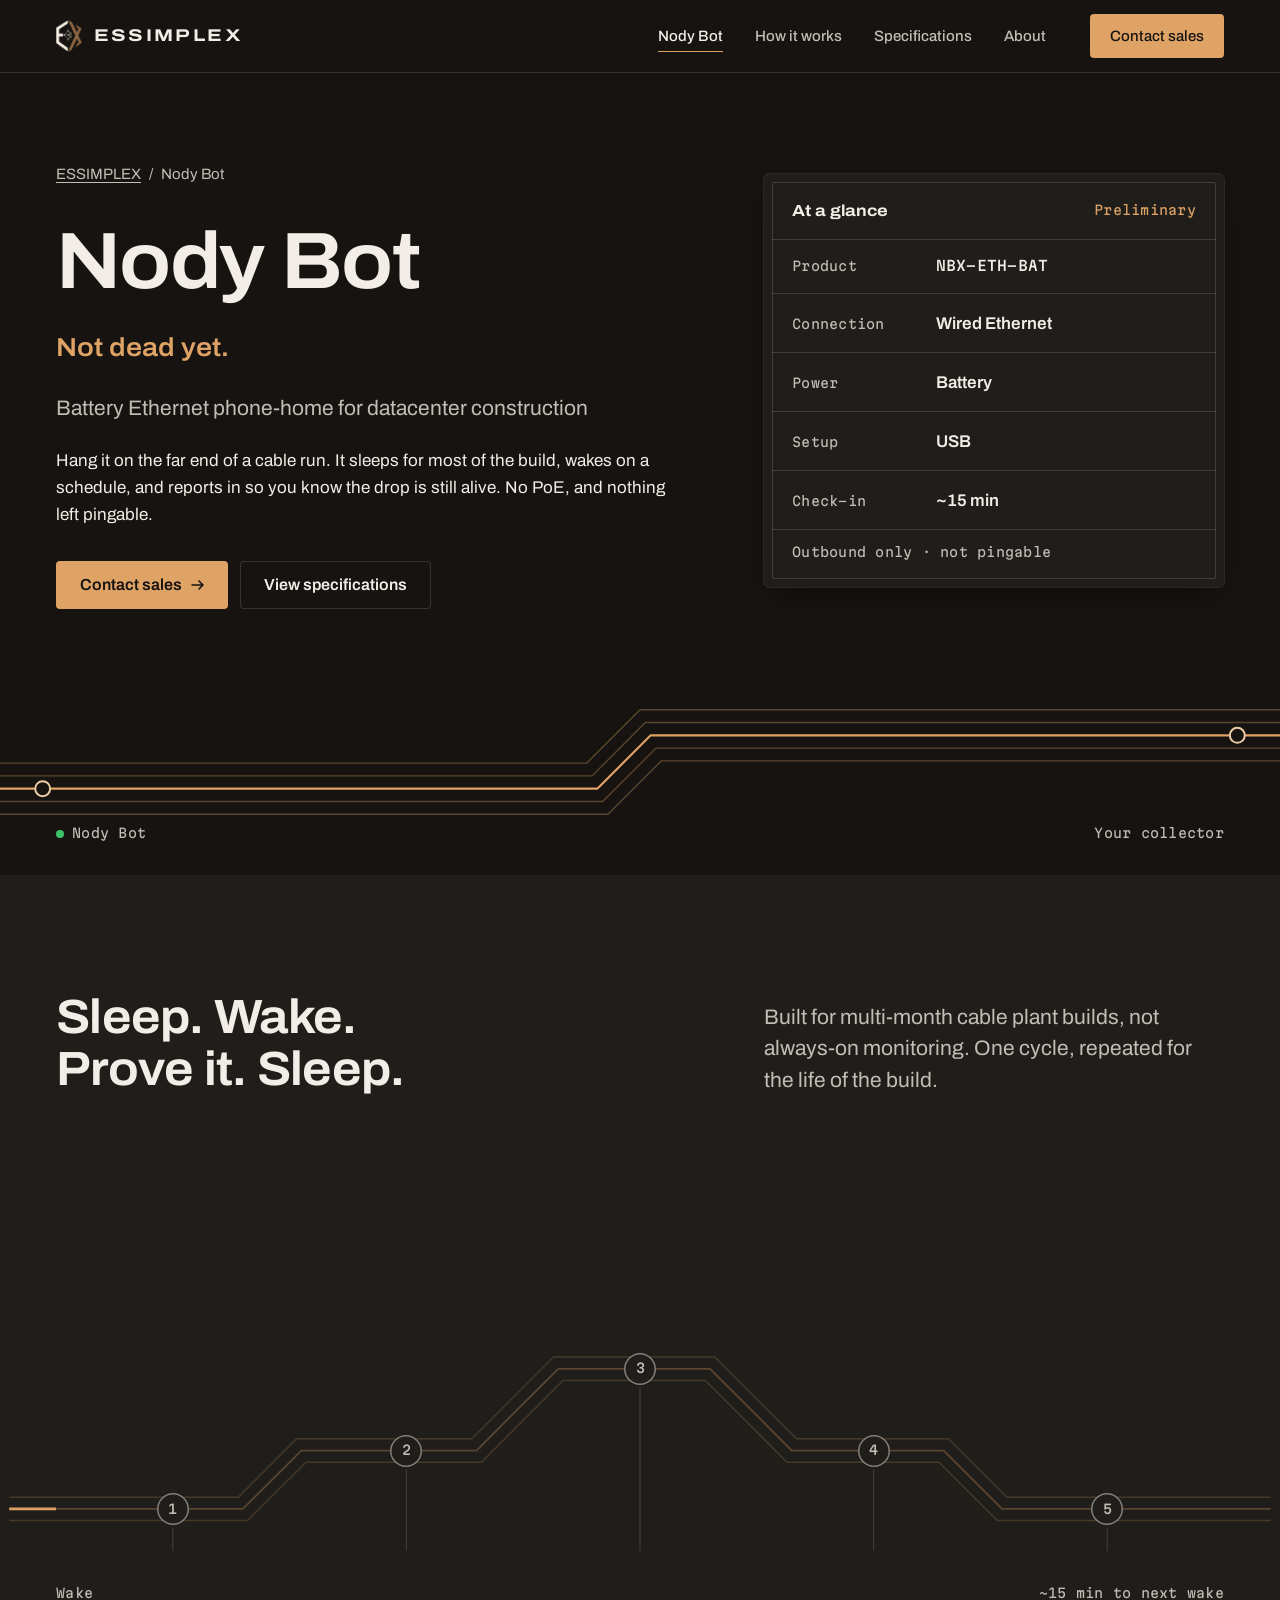
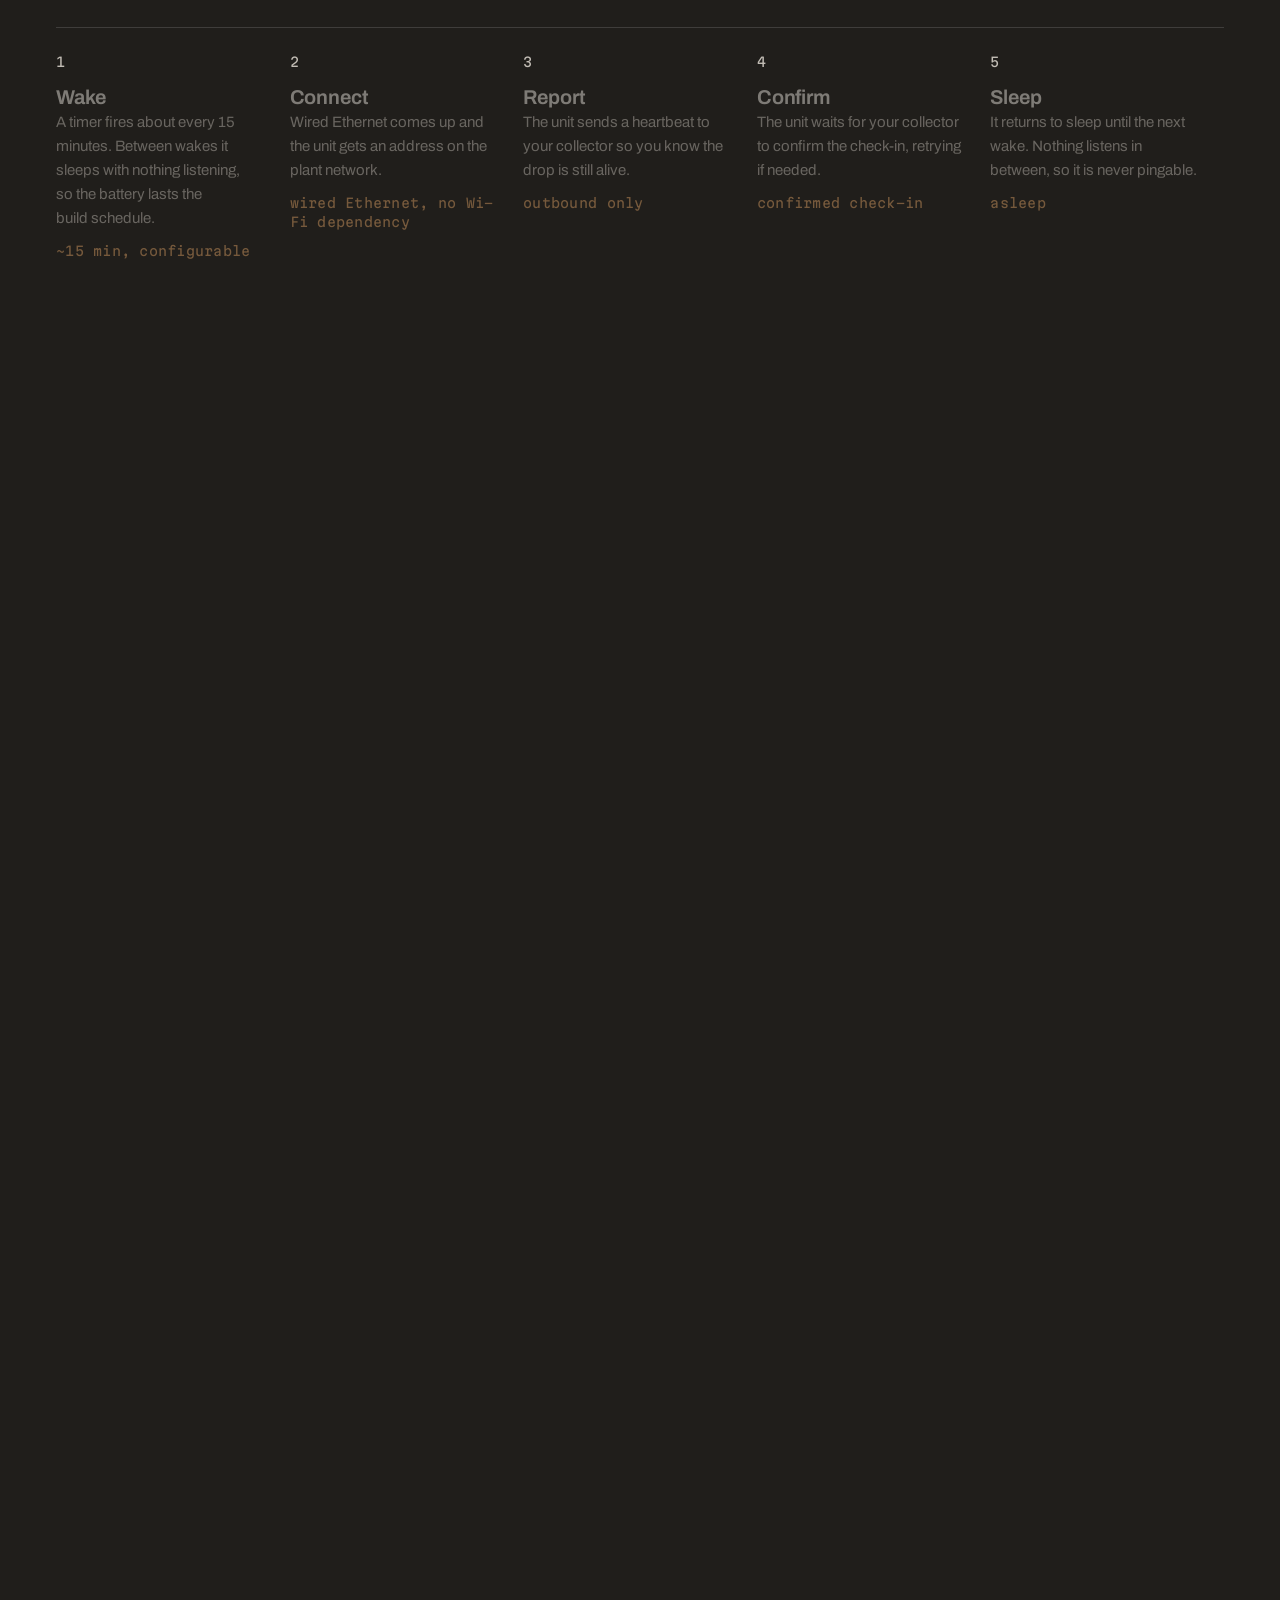
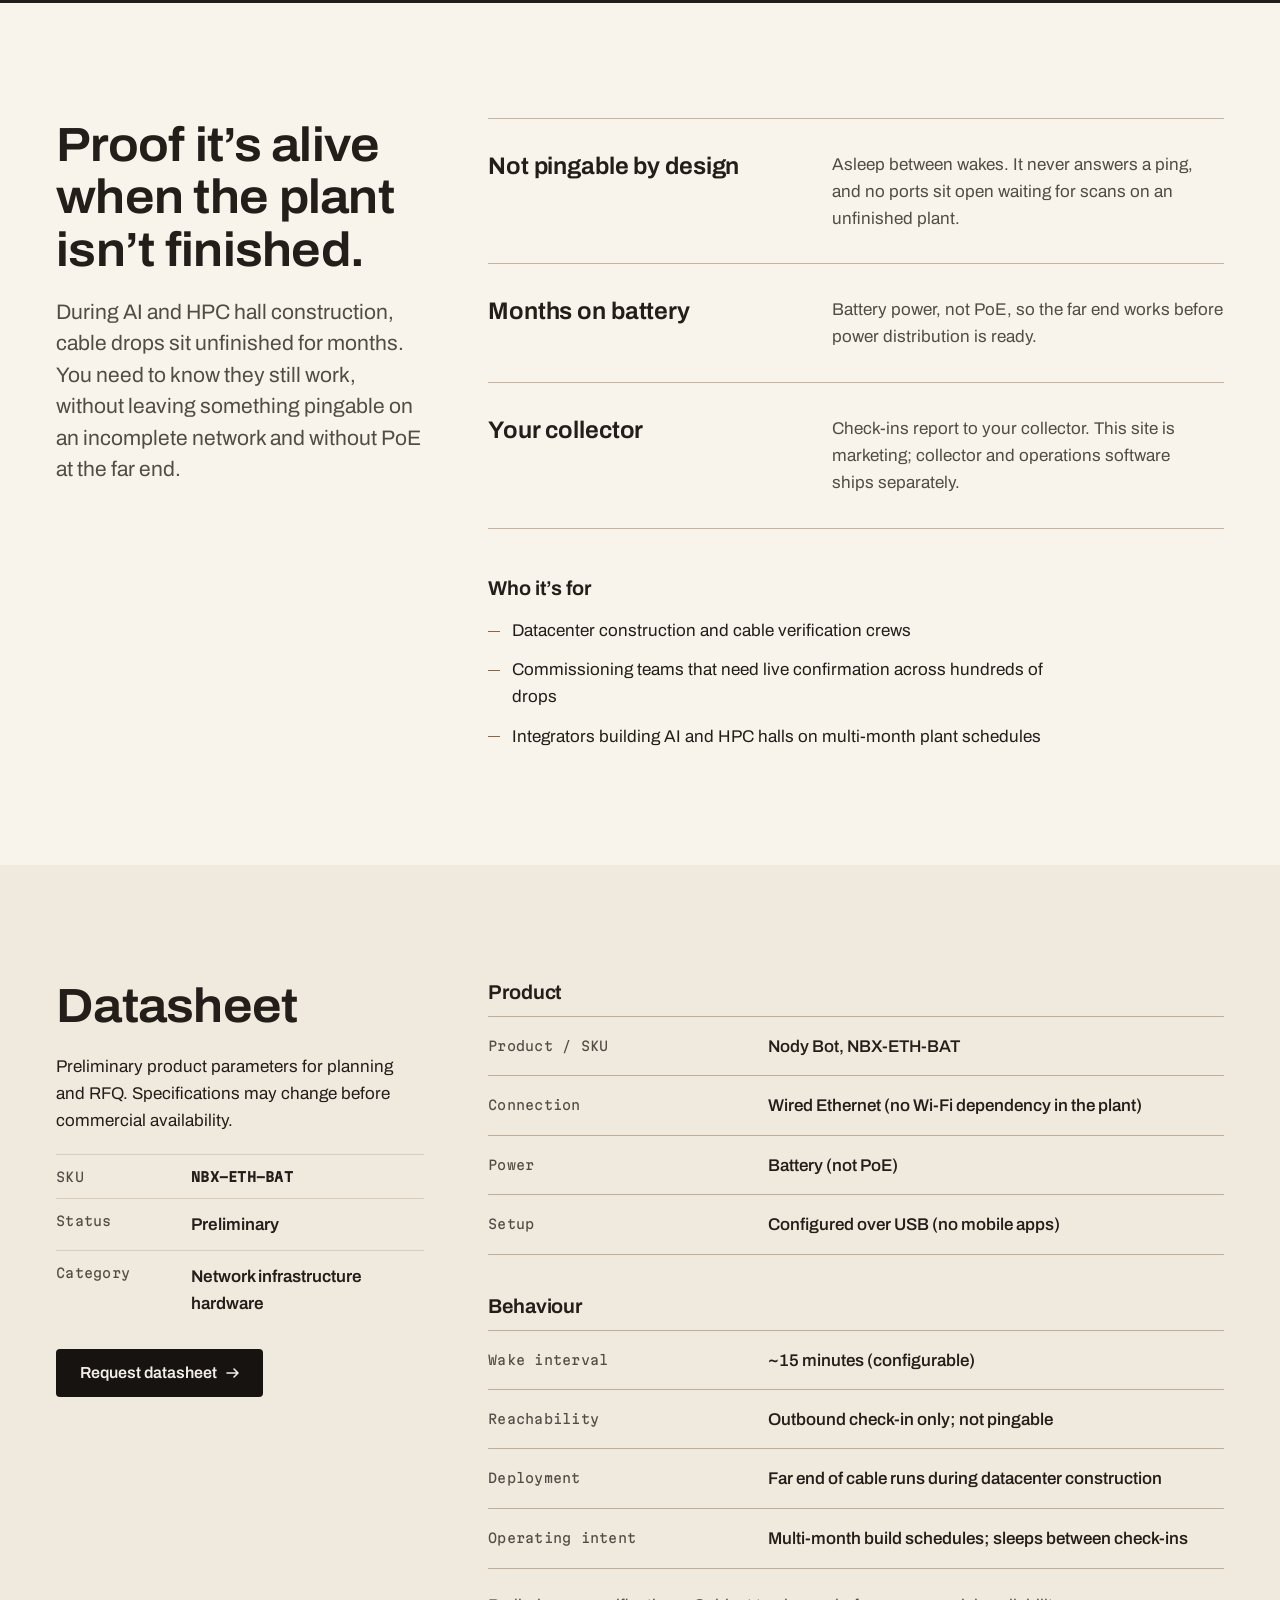
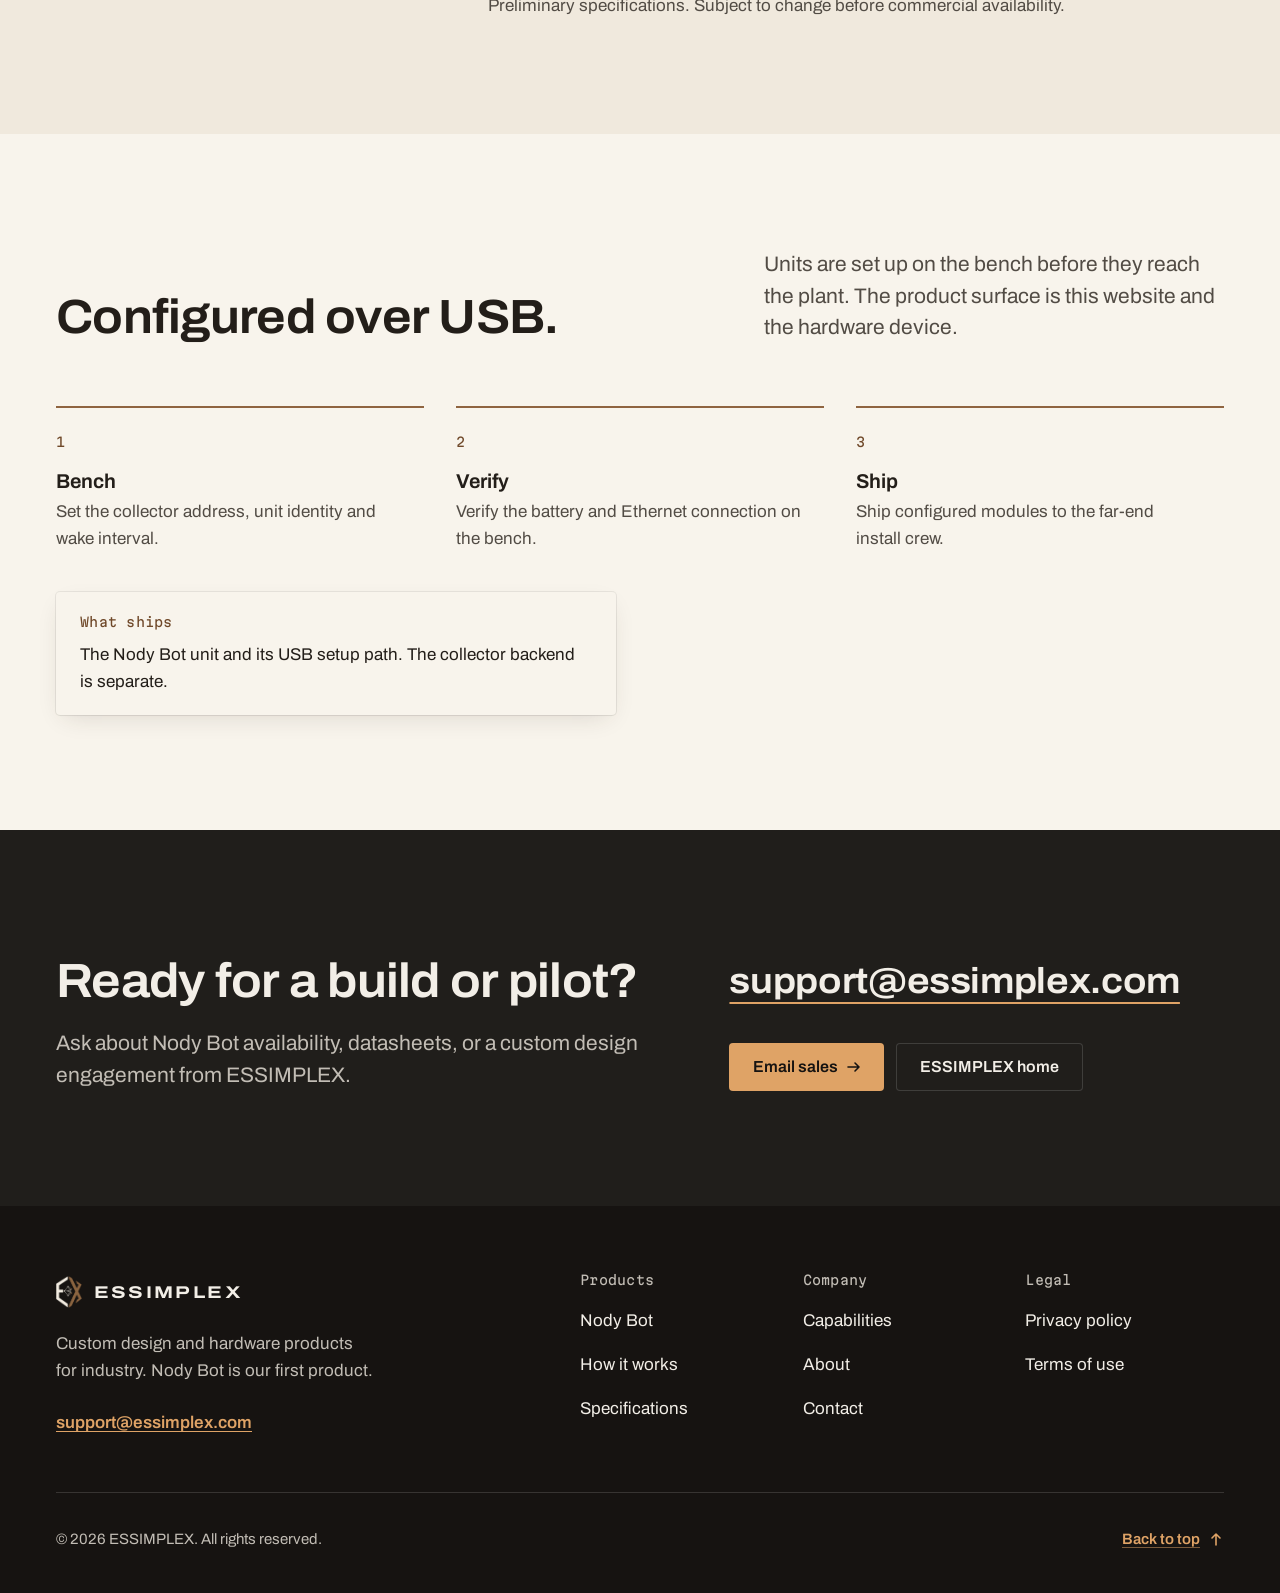
<file: nody-box.html>
<!DOCTYPE html>
<html lang="en">
<head>
<meta name="robots" content="noindex, nofollow">
  <meta charset="utf-8" />
  <meta http-equiv="refresh" content="0; url=nody-bot.html" />
  <link rel="canonical" href="nody-bot.html" />
  <link rel="icon" href="assets/favicon-32.png" type="image/png" sizes="32x32" />
  <title>Redirecting to Nody Bot | ESSIMPLEX</title>
  <script>location.replace("nody-bot.html" + location.search + location.hash);</script>
</head>
<body>
  <p>This product was renamed. Continue to <a href="nody-bot.html">Nody Bot</a>.</p>
</body>
</html>
</file>
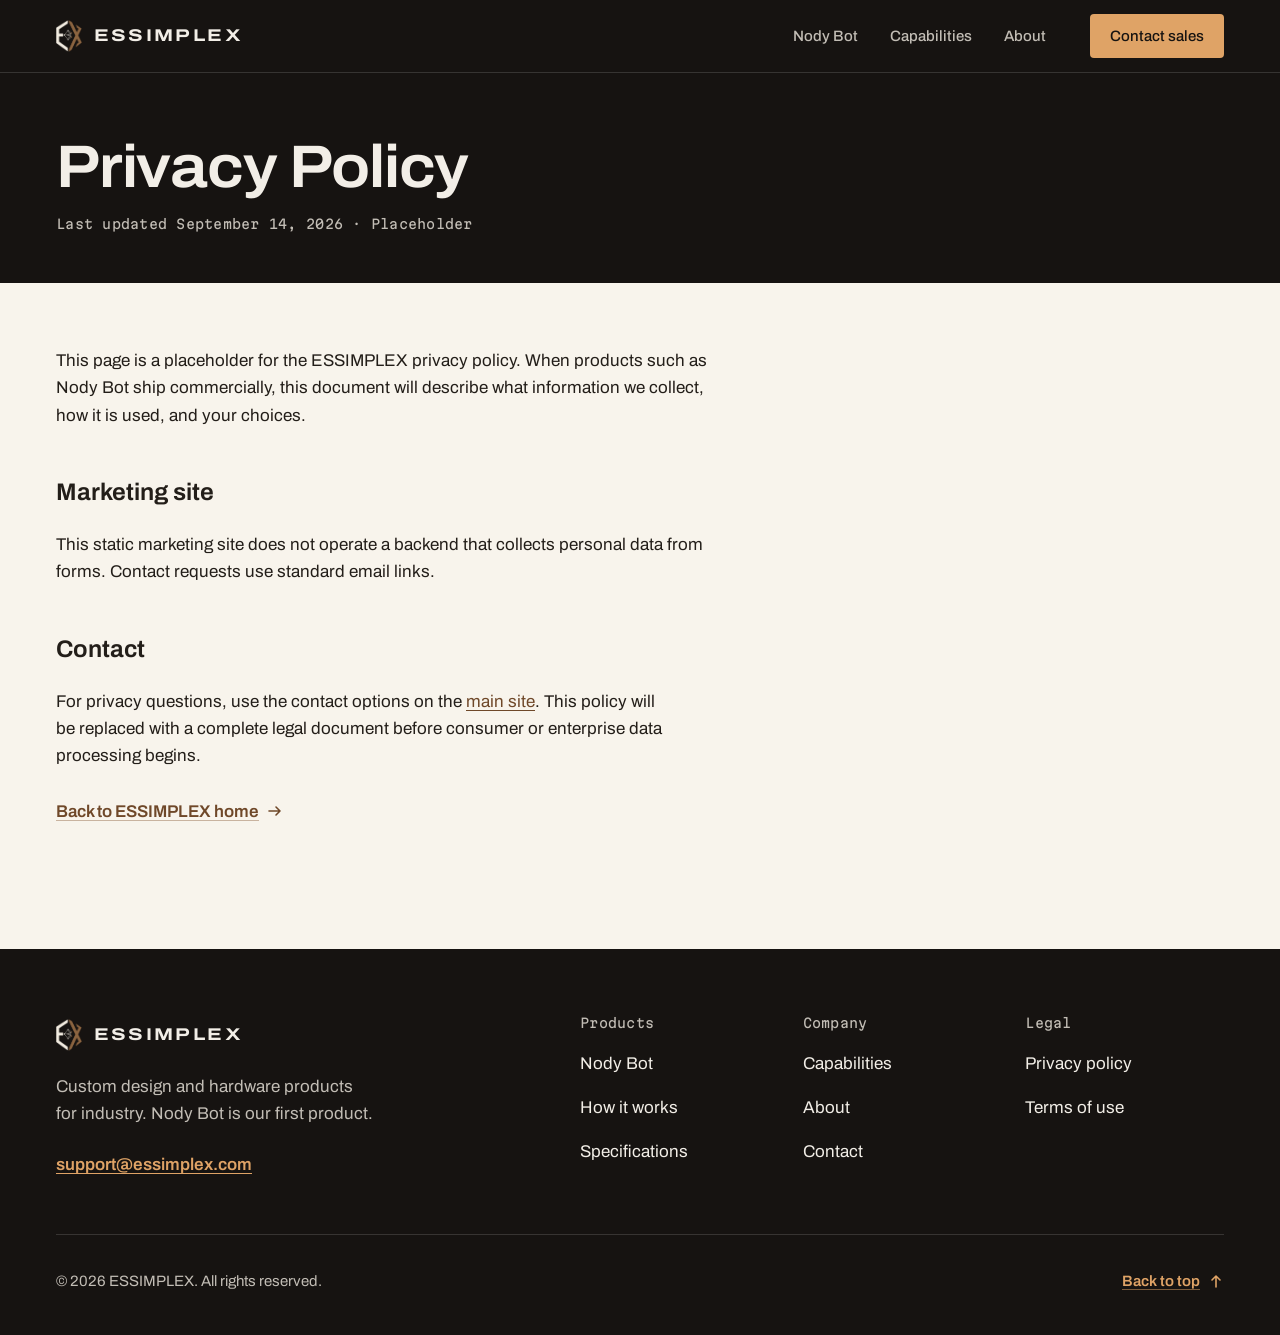
<file: privacy.html>
<!DOCTYPE html>
<html lang="en" class="no-js">
<head>
  <meta name="robots" content="noindex, nofollow">
  <meta charset="utf-8" />
  <meta name="viewport" content="width=device-width, initial-scale=1" />
  <title>Privacy Policy | ESSIMPLEX</title>
  <meta name="description" content="Privacy Policy for ESSIMPLEX. Placeholder until the full document is published." />
  <link rel="canonical" href="https://essimplex.com/" />
  <meta property="og:type" content="website" />
  <meta property="og:site_name" content="ESSIMPLEX" />
  <meta property="og:title" content="Privacy Policy | ESSIMPLEX" />
  <meta property="og:description" content="Privacy Policy for ESSIMPLEX. Placeholder until the full document is published." />
  <meta property="og:url" content="https://essimplex.com/" />
  <meta property="og:image" content="https://essimplex.com/assets/essimplex-og.png" />
  <meta property="og:image:width" content="1200" />
  <meta property="og:image:height" content="630" />
  <meta property="og:image:alt" content="ESSIMPLEX logo" />
  <meta name="twitter:card" content="summary_large_image" />
  <meta name="twitter:title" content="Privacy Policy | ESSIMPLEX" />
  <meta name="twitter:description" content="Privacy Policy for ESSIMPLEX. Placeholder until the full document is published." />
  <meta name="twitter:image" content="https://essimplex.com/assets/essimplex-og.png" />
  <meta name="theme-color" content="#1E1E20" />
  <link rel="icon" href="assets/favicon-32.png" type="image/png" sizes="32x32" />
  <link rel="icon" href="assets/favicon-16.png" type="image/png" sizes="16x16" />
  <link rel="icon" href="assets/icon-192.png" type="image/png" sizes="192x192" />
  <link rel="apple-touch-icon" href="assets/apple-touch-icon.png" sizes="180x180" />
  <link rel="preload" href="assets/fonts/archivo-var.woff2" as="font" type="font/woff2" crossorigin />
  <link rel="preload" href="assets/fonts/martian-mono.woff2" as="font" type="font/woff2" crossorigin />
  <link rel="stylesheet" href="styles.css?v=20261023b" />
  <script>document.documentElement.className = document.documentElement.className.replace("no-js", "js");</script>
  <script src="app.js?v=20261023b" defer></script>
</head>
<body class="page-legal">
  <a class="skip-link" href="#main">Skip to content</a>
  <header class="site-header" id="site-header">
    <div class="wrap header-inner">
      <a class="brand" href="index.html" aria-label="ESSIMPLEX home">
        <img src="assets/essimplex-mark-sm-light.png" width="26" height="32" alt="" />
        <span class="brand-name">ESSIMPLEX</span>
      </a>
      <button type="button" class="nav-toggle" id="nav-toggle" aria-expanded="false" aria-controls="primary-nav">
        <span class="nav-toggle__bars" aria-hidden="true"></span><span class="nav-toggle__label">Menu</span>
      </button>
      <nav class="nav" id="primary-nav" aria-label="Primary">
        <ul class="nav__list"><li><a href="nody-bot.html">Nody Bot</a></li><li><a href="index.html#capabilities">Capabilities</a></li><li><a href="about.html">About</a></li></ul>
        <a class="btn btn--primary btn--sm nav__cta" href="mailto:support@essimplex.com?subject=ESSIMPLEX%20inquiry">Contact sales</a>
      </nav>
    </div>
  </header>

  <main id="main">
    <section class="page-head ground-dark" aria-labelledby="page-heading">
      <div class="wrap">
        <h1 class="display" id="page-heading">Privacy Policy</h1>
        <p class="page-head__meta reading">Last updated September 14, 2026 &middot; Placeholder</p>
      </div>
    </section>
    <div class="legal ground-paper">
      <div class="wrap">
      <article class="legal__body">
        <p>This page is a placeholder for the ESSIMPLEX privacy policy. When products such as Nody Bot ship commercially, this document will describe what information we collect, how it is used, and your choices.</p>
        <h2>Marketing site</h2>
        <p>This static marketing site does not operate a backend that collects personal data from forms. Contact requests use standard email links.</p>
        <h2>Contact</h2>
        <p>For privacy questions, use the contact options on the <a href="index.html#contact">main site</a>. This policy will be replaced with a complete legal document before consumer or enterprise data processing begins.</p>
        <p><a class="text-link" href="index.html">Back to ESSIMPLEX home <svg class="ico-arrow" viewBox="0 0 16 16" aria-hidden="true" focusable="false"><path d="M2 8h11M9 4l4 4-4 4" fill="none" stroke="currentColor" stroke-width="1.6" stroke-linecap="round" stroke-linejoin="round"/></svg></a></p>
      </article>
      </div>
    </div>
  </main>

  <footer class="site-footer ground-dark">
    <div class="wrap">
      <div class="footer__top">
        <div class="footer__brand">
          <a class="brand" href="index.html" aria-label="ESSIMPLEX home">
            <img src="assets/essimplex-mark-sm-light.png" width="26" height="32" alt="" loading="lazy" />
            <span class="brand-name">ESSIMPLEX</span>
          </a>
          <p>Custom design and hardware products for industry. Nody Bot is our first product.</p>
          <a class="footer__mail" href="mailto:support@essimplex.com?subject=ESSIMPLEX%20inquiry">support@essimplex.com</a>
        </div>
        <div class="footer__cols">
          <nav class="footer__col" aria-label="Products">
            <h2>Products</h2>
            <ul>
              <li><a href="nody-bot.html">Nody Bot</a></li>
              <li><a href="nody-bot.html#how">How it works</a></li>
              <li><a href="nody-bot.html#specs">Specifications</a></li>
            </ul>
          </nav>
          <nav class="footer__col" aria-label="Company">
            <h2>Company</h2>
            <ul>
              <li><a href="index.html#capabilities">Capabilities</a></li>
              <li><a href="about.html">About</a></li>
              <li><a href="index.html#contact">Contact</a></li>
            </ul>
          </nav>
          <nav class="footer__col" aria-label="Legal">
            <h2>Legal</h2>
            <ul>
              <li><a href="privacy.html">Privacy policy</a></li>
              <li><a href="terms.html">Terms of use</a></li>
            </ul>
          </nav>
        </div>
      </div>
      <div class="footer__bottom">
        <p>&copy; 2026 ESSIMPLEX. All rights reserved.</p>
        <a class="text-link" href="#main">Back to top <svg class="ico-arrow" viewBox="0 0 16 16" aria-hidden="true" focusable="false" style="transform:rotate(-90deg)"><path d="M2 8h11M9 4l4 4-4 4" fill="none" stroke="currentColor" stroke-width="1.6" stroke-linecap="round" stroke-linejoin="round"/></svg></a>
      </div>
    </div>
  </footer>
</body>
</html>
</file>
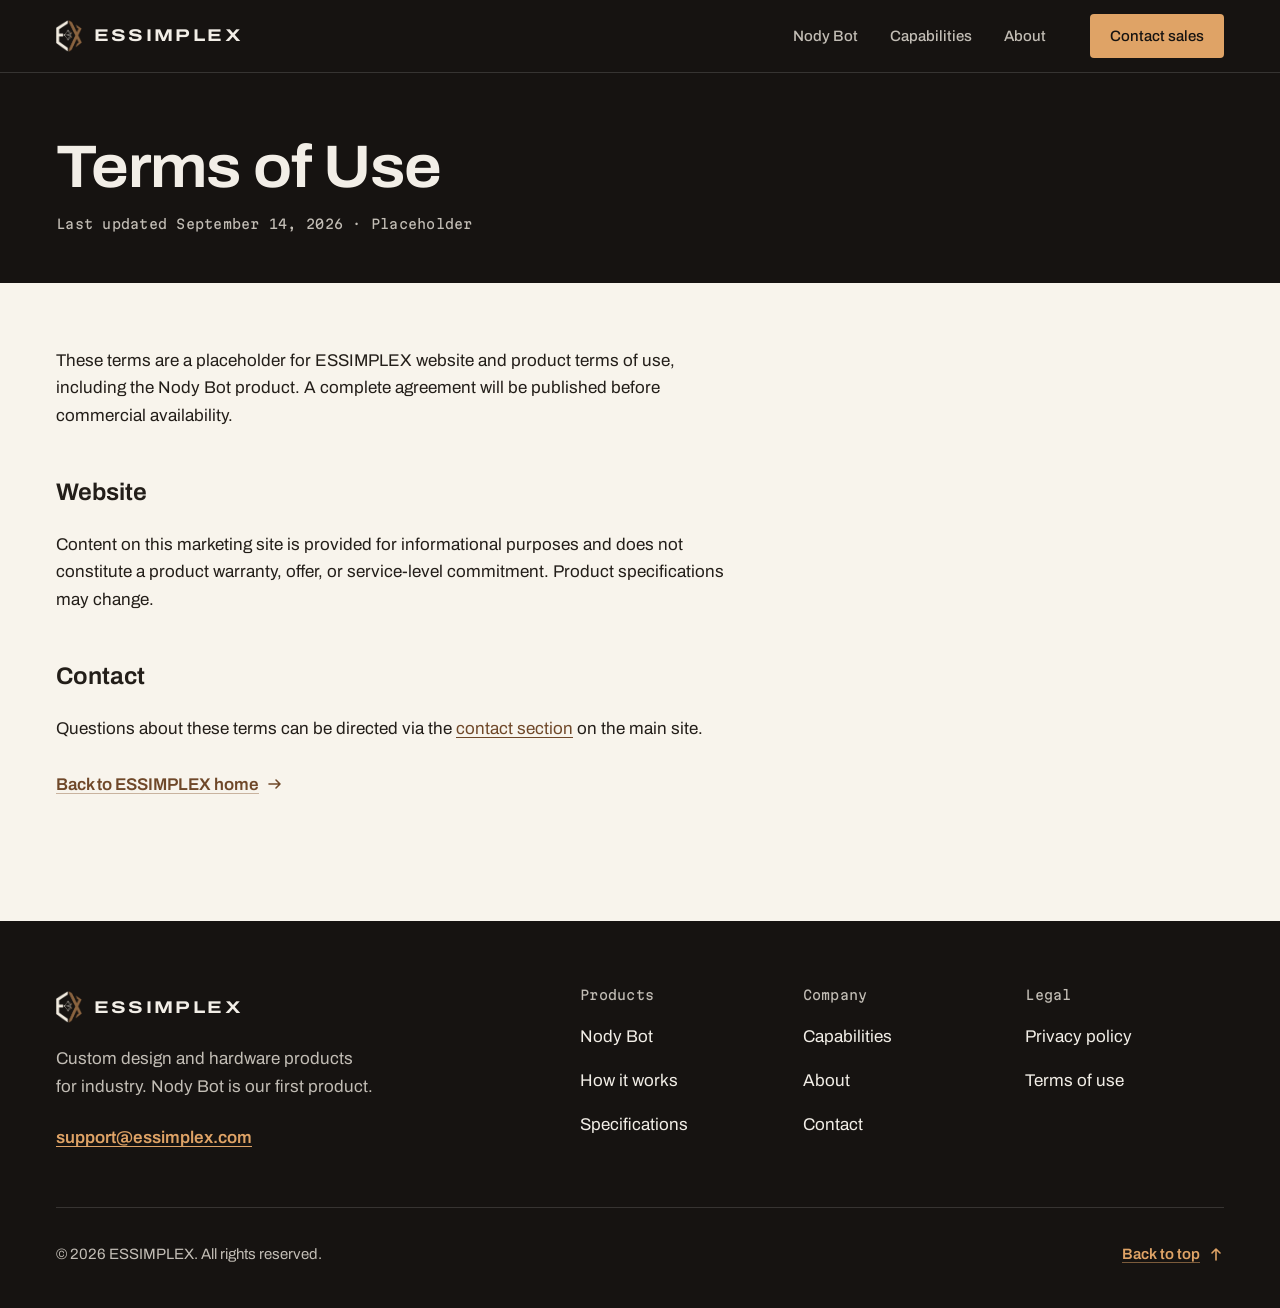
<file: terms.html>
<!DOCTYPE html>
<html lang="en" class="no-js">
<head>
  <meta name="robots" content="noindex, nofollow">
  <meta charset="utf-8" />
  <meta name="viewport" content="width=device-width, initial-scale=1" />
  <title>Terms of Use | ESSIMPLEX</title>
  <meta name="description" content="Terms of Use for ESSIMPLEX. Placeholder until the full document is published." />
  <link rel="canonical" href="https://essimplex.com/" />
  <meta property="og:type" content="website" />
  <meta property="og:site_name" content="ESSIMPLEX" />
  <meta property="og:title" content="Terms of Use | ESSIMPLEX" />
  <meta property="og:description" content="Terms of Use for ESSIMPLEX. Placeholder until the full document is published." />
  <meta property="og:url" content="https://essimplex.com/" />
  <meta property="og:image" content="https://essimplex.com/assets/essimplex-og.png" />
  <meta property="og:image:width" content="1200" />
  <meta property="og:image:height" content="630" />
  <meta property="og:image:alt" content="ESSIMPLEX logo" />
  <meta name="twitter:card" content="summary_large_image" />
  <meta name="twitter:title" content="Terms of Use | ESSIMPLEX" />
  <meta name="twitter:description" content="Terms of Use for ESSIMPLEX. Placeholder until the full document is published." />
  <meta name="twitter:image" content="https://essimplex.com/assets/essimplex-og.png" />
  <meta name="theme-color" content="#1E1E20" />
  <link rel="icon" href="assets/favicon-32.png" type="image/png" sizes="32x32" />
  <link rel="icon" href="assets/favicon-16.png" type="image/png" sizes="16x16" />
  <link rel="icon" href="assets/icon-192.png" type="image/png" sizes="192x192" />
  <link rel="apple-touch-icon" href="assets/apple-touch-icon.png" sizes="180x180" />
  <link rel="preload" href="assets/fonts/archivo-var.woff2" as="font" type="font/woff2" crossorigin />
  <link rel="preload" href="assets/fonts/martian-mono.woff2" as="font" type="font/woff2" crossorigin />
  <link rel="stylesheet" href="styles.css?v=20261023b" />
  <script>document.documentElement.className = document.documentElement.className.replace("no-js", "js");</script>
  <script src="app.js?v=20261023b" defer></script>
</head>
<body class="page-legal">
  <a class="skip-link" href="#main">Skip to content</a>
  <header class="site-header" id="site-header">
    <div class="wrap header-inner">
      <a class="brand" href="index.html" aria-label="ESSIMPLEX home">
        <img src="assets/essimplex-mark-sm-light.png" width="26" height="32" alt="" />
        <span class="brand-name">ESSIMPLEX</span>
      </a>
      <button type="button" class="nav-toggle" id="nav-toggle" aria-expanded="false" aria-controls="primary-nav">
        <span class="nav-toggle__bars" aria-hidden="true"></span><span class="nav-toggle__label">Menu</span>
      </button>
      <nav class="nav" id="primary-nav" aria-label="Primary">
        <ul class="nav__list"><li><a href="nody-bot.html">Nody Bot</a></li><li><a href="index.html#capabilities">Capabilities</a></li><li><a href="about.html">About</a></li></ul>
        <a class="btn btn--primary btn--sm nav__cta" href="mailto:support@essimplex.com?subject=ESSIMPLEX%20inquiry">Contact sales</a>
      </nav>
    </div>
  </header>

  <main id="main">
    <section class="page-head ground-dark" aria-labelledby="page-heading">
      <div class="wrap">
        <h1 class="display" id="page-heading">Terms of Use</h1>
        <p class="page-head__meta reading">Last updated September 14, 2026 &middot; Placeholder</p>
      </div>
    </section>
    <div class="legal ground-paper">
      <div class="wrap">
      <article class="legal__body">
        <p>These terms are a placeholder for ESSIMPLEX website and product terms of use, including the Nody Bot product. A complete agreement will be published before commercial availability.</p>
        <h2>Website</h2>
        <p>Content on this marketing site is provided for informational purposes and does not constitute a product warranty, offer, or service-level commitment. Product specifications may change.</p>
        <h2>Contact</h2>
        <p>Questions about these terms can be directed via the <a href="index.html#contact">contact section</a> on the main site.</p>
        <p><a class="text-link" href="index.html">Back to ESSIMPLEX home <svg class="ico-arrow" viewBox="0 0 16 16" aria-hidden="true" focusable="false"><path d="M2 8h11M9 4l4 4-4 4" fill="none" stroke="currentColor" stroke-width="1.6" stroke-linecap="round" stroke-linejoin="round"/></svg></a></p>
      </article>
      </div>
    </div>
  </main>

  <footer class="site-footer ground-dark">
    <div class="wrap">
      <div class="footer__top">
        <div class="footer__brand">
          <a class="brand" href="index.html" aria-label="ESSIMPLEX home">
            <img src="assets/essimplex-mark-sm-light.png" width="26" height="32" alt="" loading="lazy" />
            <span class="brand-name">ESSIMPLEX</span>
          </a>
          <p>Custom design and hardware products for industry. Nody Bot is our first product.</p>
          <a class="footer__mail" href="mailto:support@essimplex.com?subject=ESSIMPLEX%20inquiry">support@essimplex.com</a>
        </div>
        <div class="footer__cols">
          <nav class="footer__col" aria-label="Products">
            <h2>Products</h2>
            <ul>
              <li><a href="nody-bot.html">Nody Bot</a></li>
              <li><a href="nody-bot.html#how">How it works</a></li>
              <li><a href="nody-bot.html#specs">Specifications</a></li>
            </ul>
          </nav>
          <nav class="footer__col" aria-label="Company">
            <h2>Company</h2>
            <ul>
              <li><a href="index.html#capabilities">Capabilities</a></li>
              <li><a href="about.html">About</a></li>
              <li><a href="index.html#contact">Contact</a></li>
            </ul>
          </nav>
          <nav class="footer__col" aria-label="Legal">
            <h2>Legal</h2>
            <ul>
              <li><a href="privacy.html">Privacy policy</a></li>
              <li><a href="terms.html">Terms of use</a></li>
            </ul>
          </nav>
        </div>
      </div>
      <div class="footer__bottom">
        <p>&copy; 2026 ESSIMPLEX. All rights reserved.</p>
        <a class="text-link" href="#main">Back to top <svg class="ico-arrow" viewBox="0 0 16 16" aria-hidden="true" focusable="false" style="transform:rotate(-90deg)"><path d="M2 8h11M9 4l4 4-4 4" fill="none" stroke="currentColor" stroke-width="1.6" stroke-linecap="round" stroke-linejoin="round"/></svg></a>
      </div>
    </div>
  </footer>
</body>
</html>
</file>
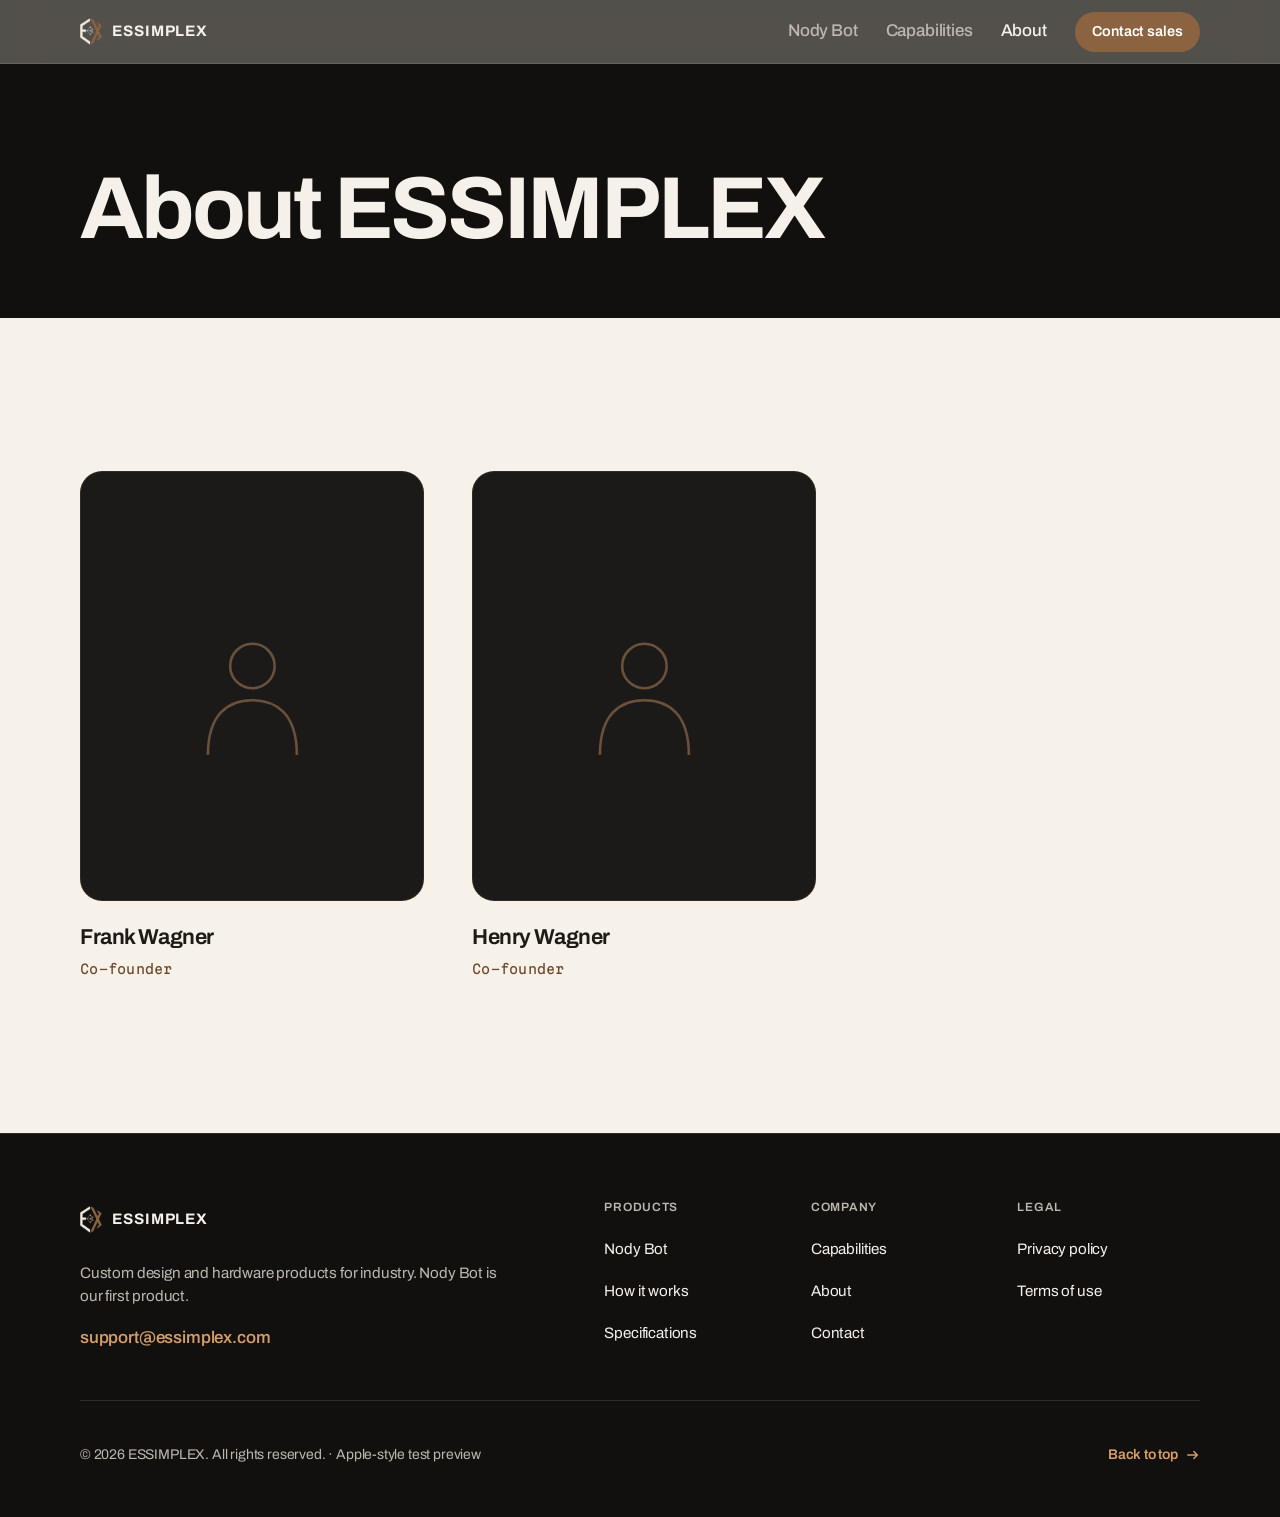
<file: test/about.html>
<!DOCTYPE html>
<html lang="en" class="no-js">
<head>
  <meta name="robots" content="noindex, nofollow">
  <meta charset="utf-8" />
  <meta name="viewport" content="width=device-width, initial-scale=1" />
  <title>About | ESSIMPLEX</title>
  <meta name="description" content="About ESSIMPLEX and its co-founders, Frank Wagner and Henry Wagner." />
  <link rel="canonical" href="https://essimplex.com/about.html" />
  <meta name="theme-color" content="#121110" />
  <link rel="icon" href="../assets/favicon-32.png" type="image/png" sizes="32x32" />
  <link rel="icon" href="../assets/favicon-16.png" type="image/png" sizes="16x16" />
  <link rel="apple-touch-icon" href="../assets/apple-touch-icon.png" sizes="180x180" />
  <link rel="preload" href="../assets/fonts/archivo-var.woff2" as="font" type="font/woff2" crossorigin />
  <link rel="preload" href="../assets/fonts/martian-mono.woff2" as="font" type="font/woff2" crossorigin />
  <link rel="stylesheet" href="styles.css?v=20261030a" />
  <script>document.documentElement.className = document.documentElement.className.replace("no-js", "js");</script>
  <script src="app.js?v=20261030a" defer></script>
</head>
<body class="page-about">
  <a class="skip-link" href="#main">Skip to content</a>
  <header class="site-header" id="site-header">
    <div class="wrap header-inner">
      <a class="brand" href="index.html" aria-label="ESSIMPLEX home">
        <img src="../assets/essimplex-mark-sm-light.png" width="26" height="32" alt="" />
        <span class="brand-name">ESSIMPLEX</span>
      </a>
      <button type="button" class="nav-toggle" id="nav-toggle" aria-expanded="false" aria-controls="primary-nav">
        <span class="nav-toggle__bars" aria-hidden="true"></span><span class="nav-toggle__label">Menu</span>
      </button>
      <nav class="nav" id="primary-nav" aria-label="Primary">
        <ul class="nav__list"><li><a href="nody-bot.html">Nody Bot</a></li><li><a href="index.html#capabilities">Capabilities</a></li><li><a href="about.html" aria-current="page">About</a></li></ul>
        <a class="btn btn--primary btn--sm nav__cta" href="mailto:support@essimplex.com?subject=ESSIMPLEX%20inquiry">Contact sales</a>
      </nav>
    </div>
  </header>

  <main id="main">
    <section class="page-head ground-dark" aria-labelledby="page-heading">
      <div class="wrap">
        <h1 class="display" id="page-heading">About ESSIMPLEX</h1>
      </div>
    </section>
    <section class="about ground-paper" aria-label="Co-founders">
      <div class="wrap">
        <div class="people">
        <article class="person" aria-labelledby="frank-wagner-name">
          <div class="person__photo person__photo--empty" role="img" aria-label="Photo of Frank Wagner — coming soon"><svg viewBox="0 0 80 100" aria-hidden="true" focusable="false"><circle cx="40" cy="38" r="13"/><path d="M14 90 C14 66 26 58 40 58 C54 58 66 66 66 90"/></svg></div>
          <h2 class="person__name" id="frank-wagner-name">Frank Wagner</h2>
          <p class="person__title reading">Co-founder</p>
          <!-- INTRO: paste introduction here (replace this comment with <p class="person__intro">...</p>) -->
        </article>
        <article class="person" aria-labelledby="henry-wagner-name">
          <div class="person__photo person__photo--empty" role="img" aria-label="Photo of Henry Wagner — coming soon"><svg viewBox="0 0 80 100" aria-hidden="true" focusable="false"><circle cx="40" cy="38" r="13"/><path d="M14 90 C14 66 26 58 40 58 C54 58 66 66 66 90"/></svg></div>
          <h2 class="person__name" id="henry-wagner-name">Henry Wagner</h2>
          <p class="person__title reading">Co-founder</p>
          <!-- INTRO: paste introduction here (replace this comment with <p class="person__intro">...</p>) -->
        </article>
        </div>
      </div>
    </section>
  </main>

  <footer class="site-footer ground-dark">
    <div class="wrap">
      <div class="footer__top">
        <div class="footer__brand">
          <a class="brand" href="index.html" aria-label="ESSIMPLEX home">
            <img src="../assets/essimplex-mark-sm-light.png" width="26" height="32" alt="" loading="lazy" />
            <span class="brand-name">ESSIMPLEX</span>
          </a>
          <p>Custom design and hardware products for industry. Nody Bot is our first product.</p>
          <a class="footer__mail" href="mailto:support@essimplex.com?subject=ESSIMPLEX%20inquiry">support@essimplex.com</a>
        </div>
        <div class="footer__cols">
          <nav class="footer__col" aria-label="Products">
            <h2>Products</h2>
            <ul>
              <li><a href="nody-bot.html">Nody Bot</a></li>
              <li><a href="nody-bot.html#how">How it works</a></li>
              <li><a href="nody-bot.html#specs">Specifications</a></li>
            </ul>
          </nav>
          <nav class="footer__col" aria-label="Company">
            <h2>Company</h2>
            <ul>
              <li><a href="index.html#capabilities">Capabilities</a></li>
              <li><a href="about.html">About</a></li>
              <li><a href="index.html#contact">Contact</a></li>
            </ul>
          </nav>
          <nav class="footer__col" aria-label="Legal">
            <h2>Legal</h2>
            <ul>
              <li><a href="../privacy.html">Privacy policy</a></li>
              <li><a href="../terms.html">Terms of use</a></li>
            </ul>
          </nav>
        </div>
      </div>
      <div class="footer__bottom">
        <p>&copy; 2026 ESSIMPLEX. All rights reserved. · Apple-style test preview</p>
        <a class="text-link" href="#main">Back to top <svg class="ico-arrow" viewBox="0 0 16 16" aria-hidden="true" focusable="false"><path d="M2 8h11M9 4l4 4-4 4" fill="none" stroke="currentColor" stroke-width="1.6" stroke-linecap="round" stroke-linejoin="round"/></svg></a>
      </div>
    </div>
  </footer>
</body>
</html>
</file>
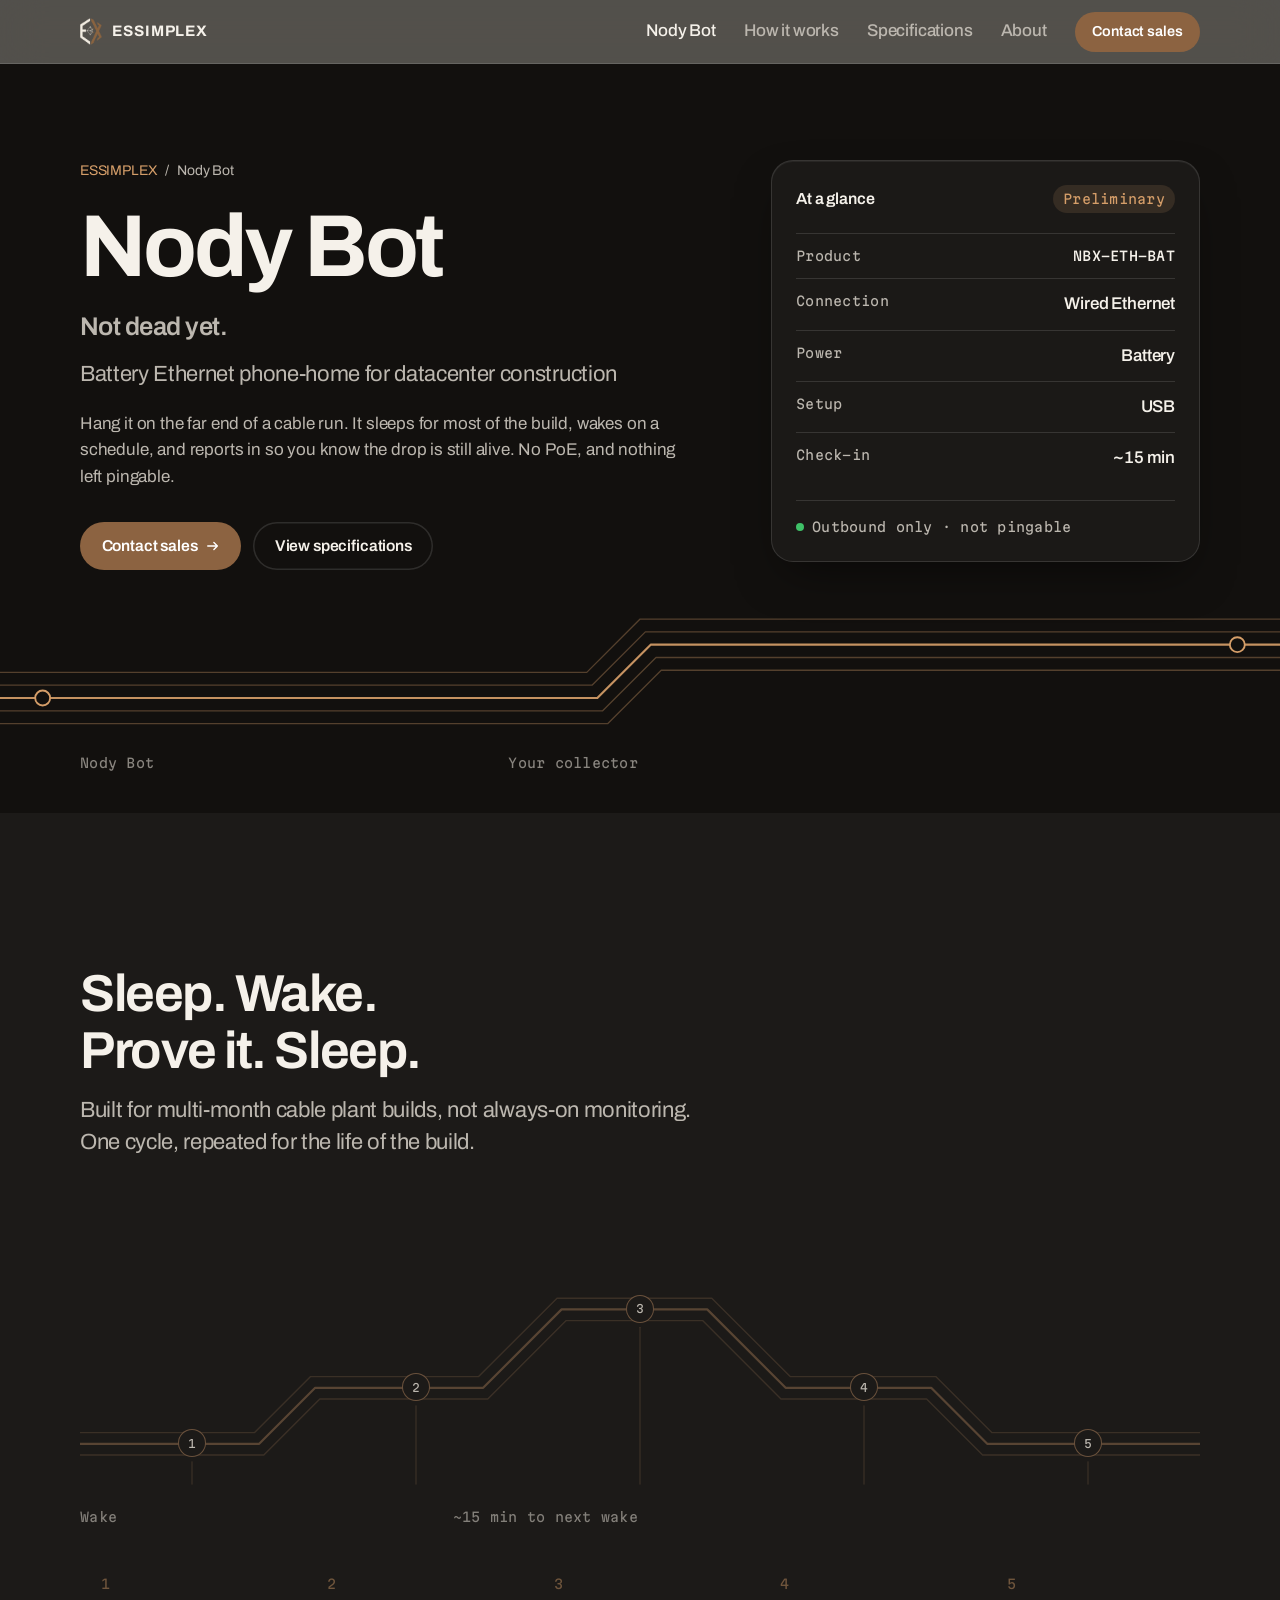
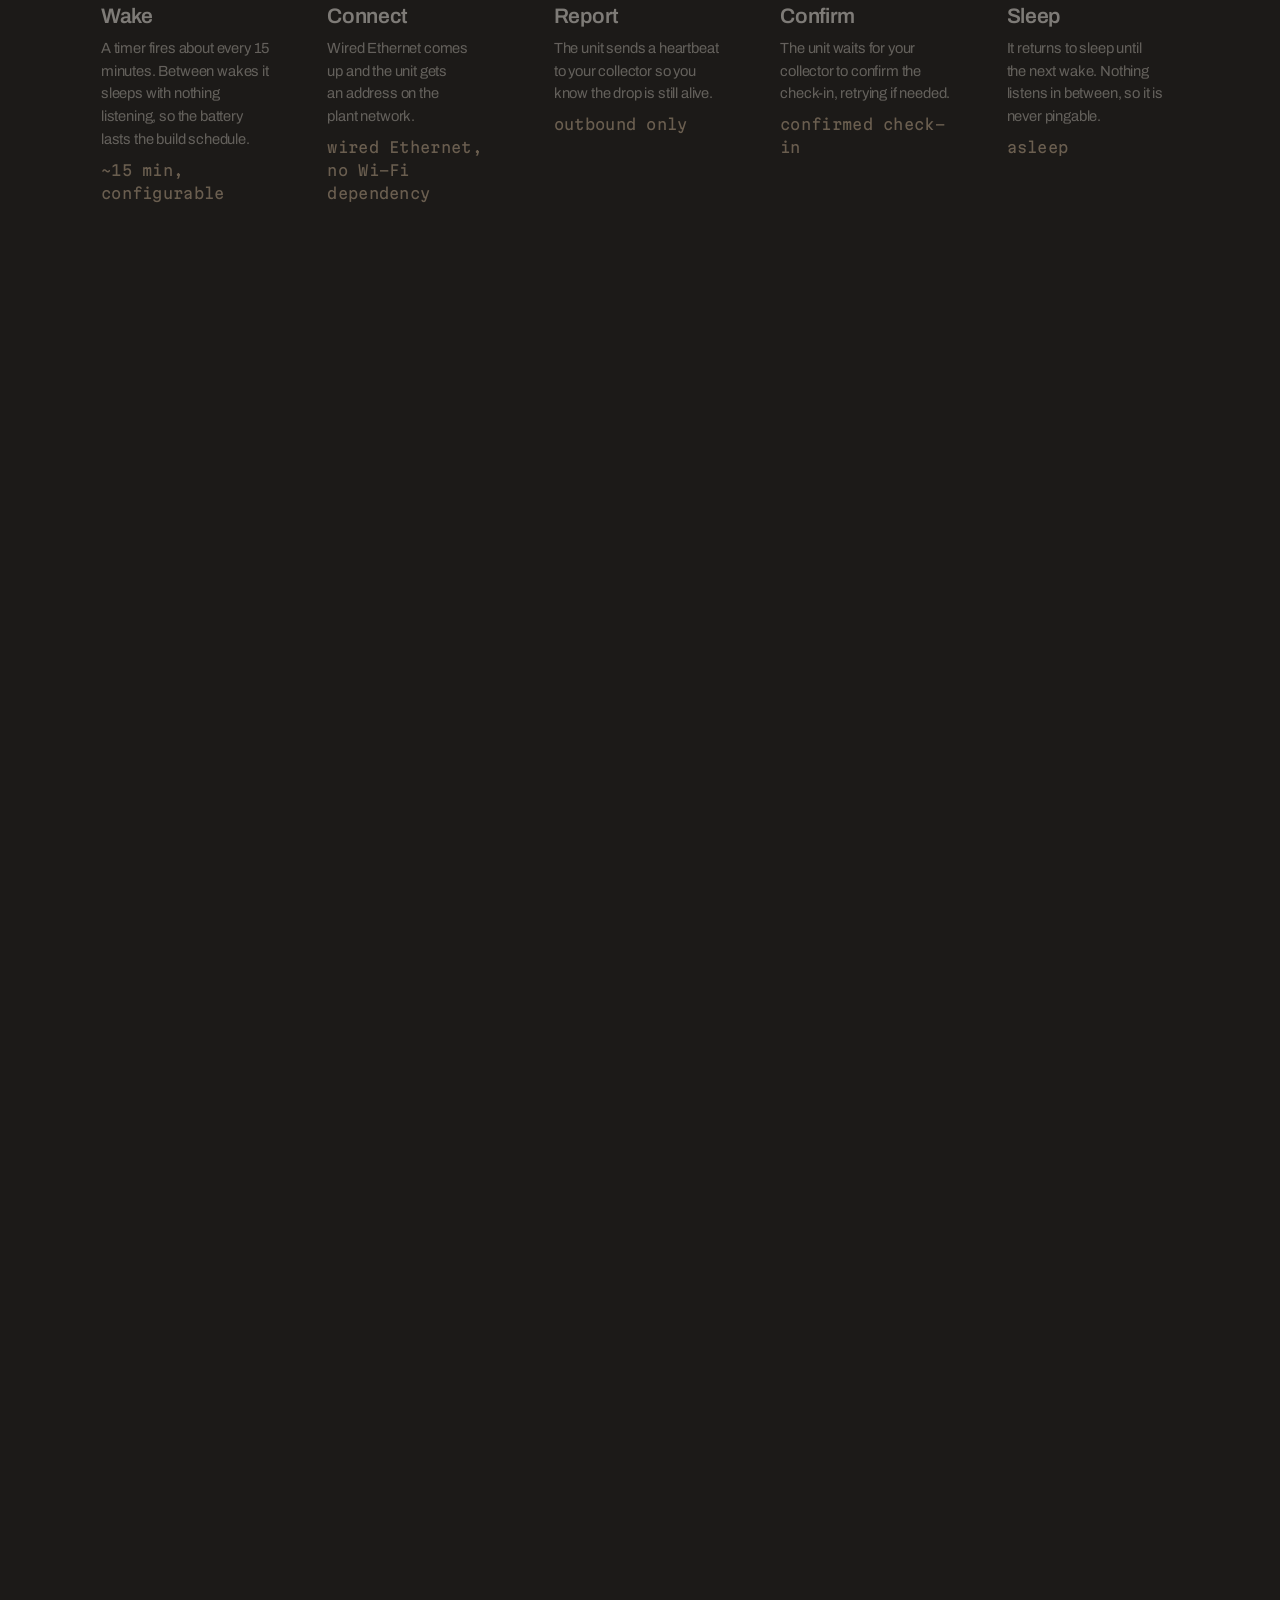
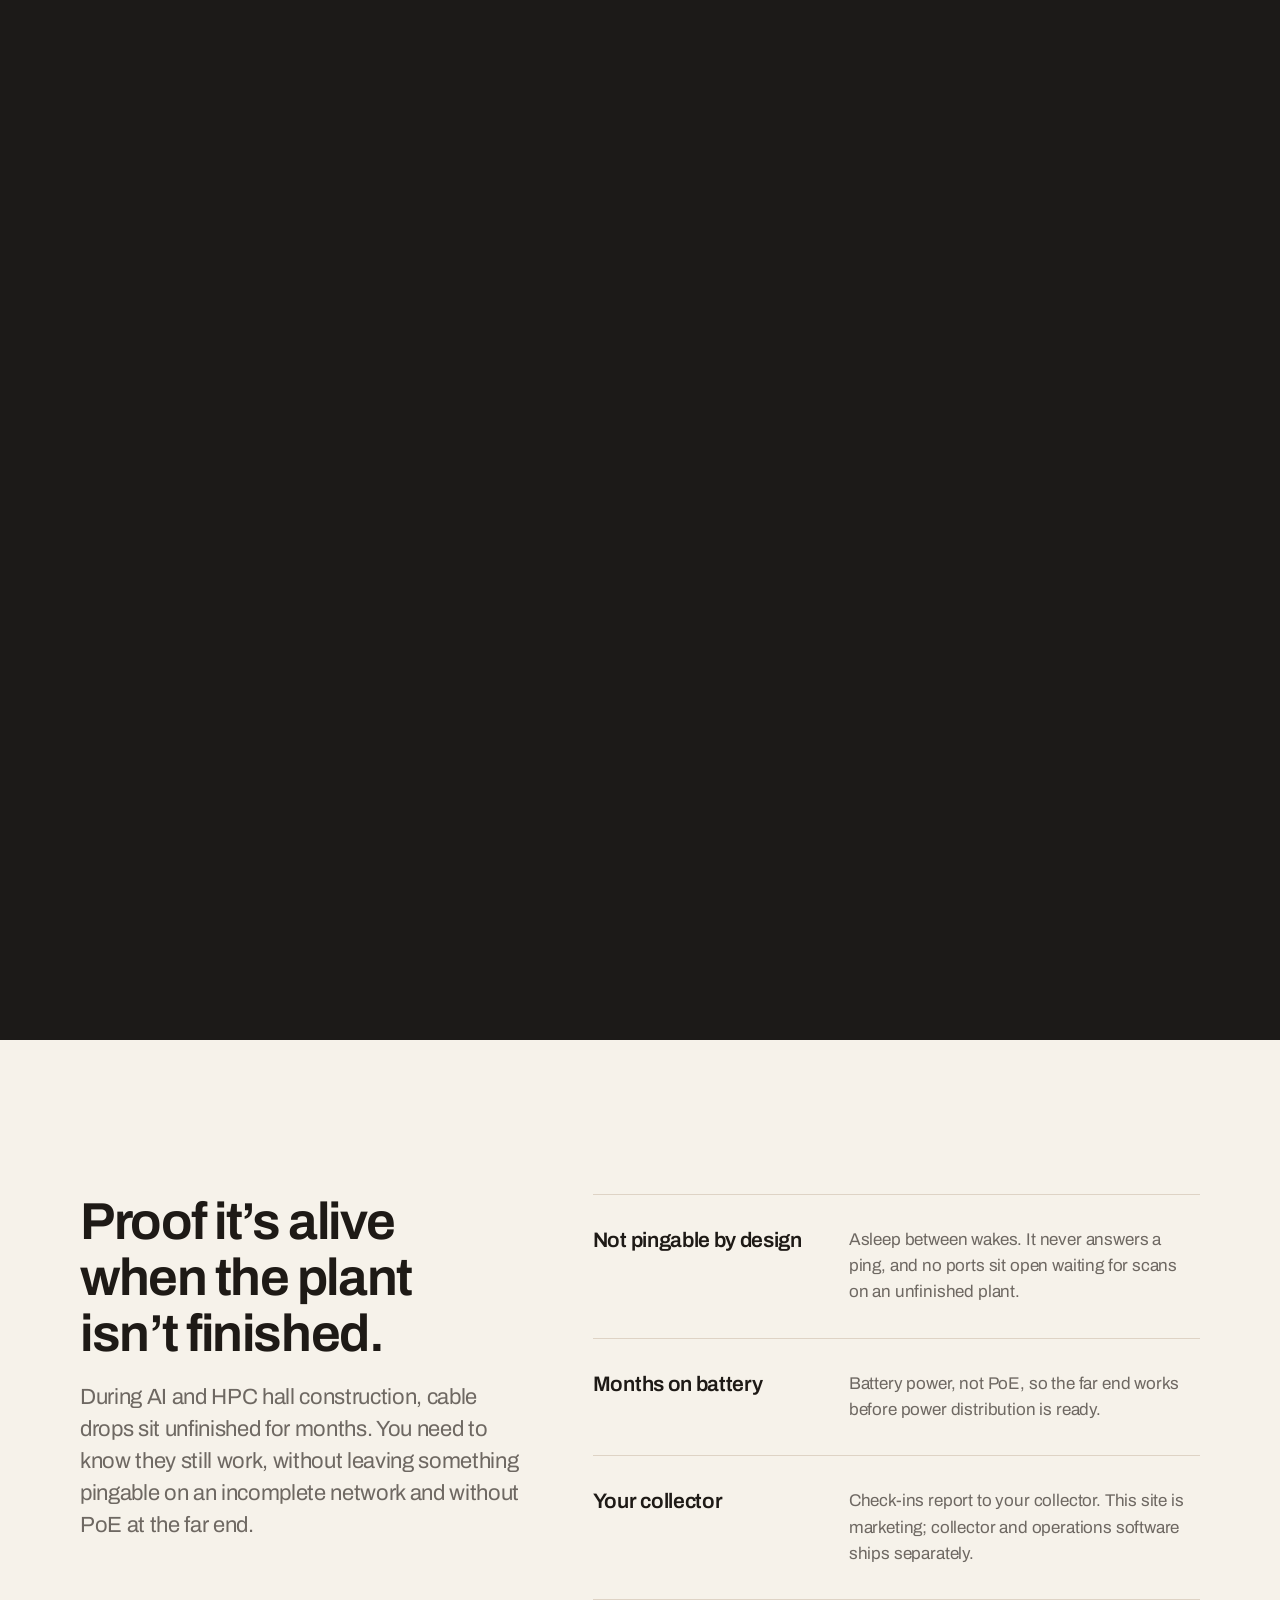
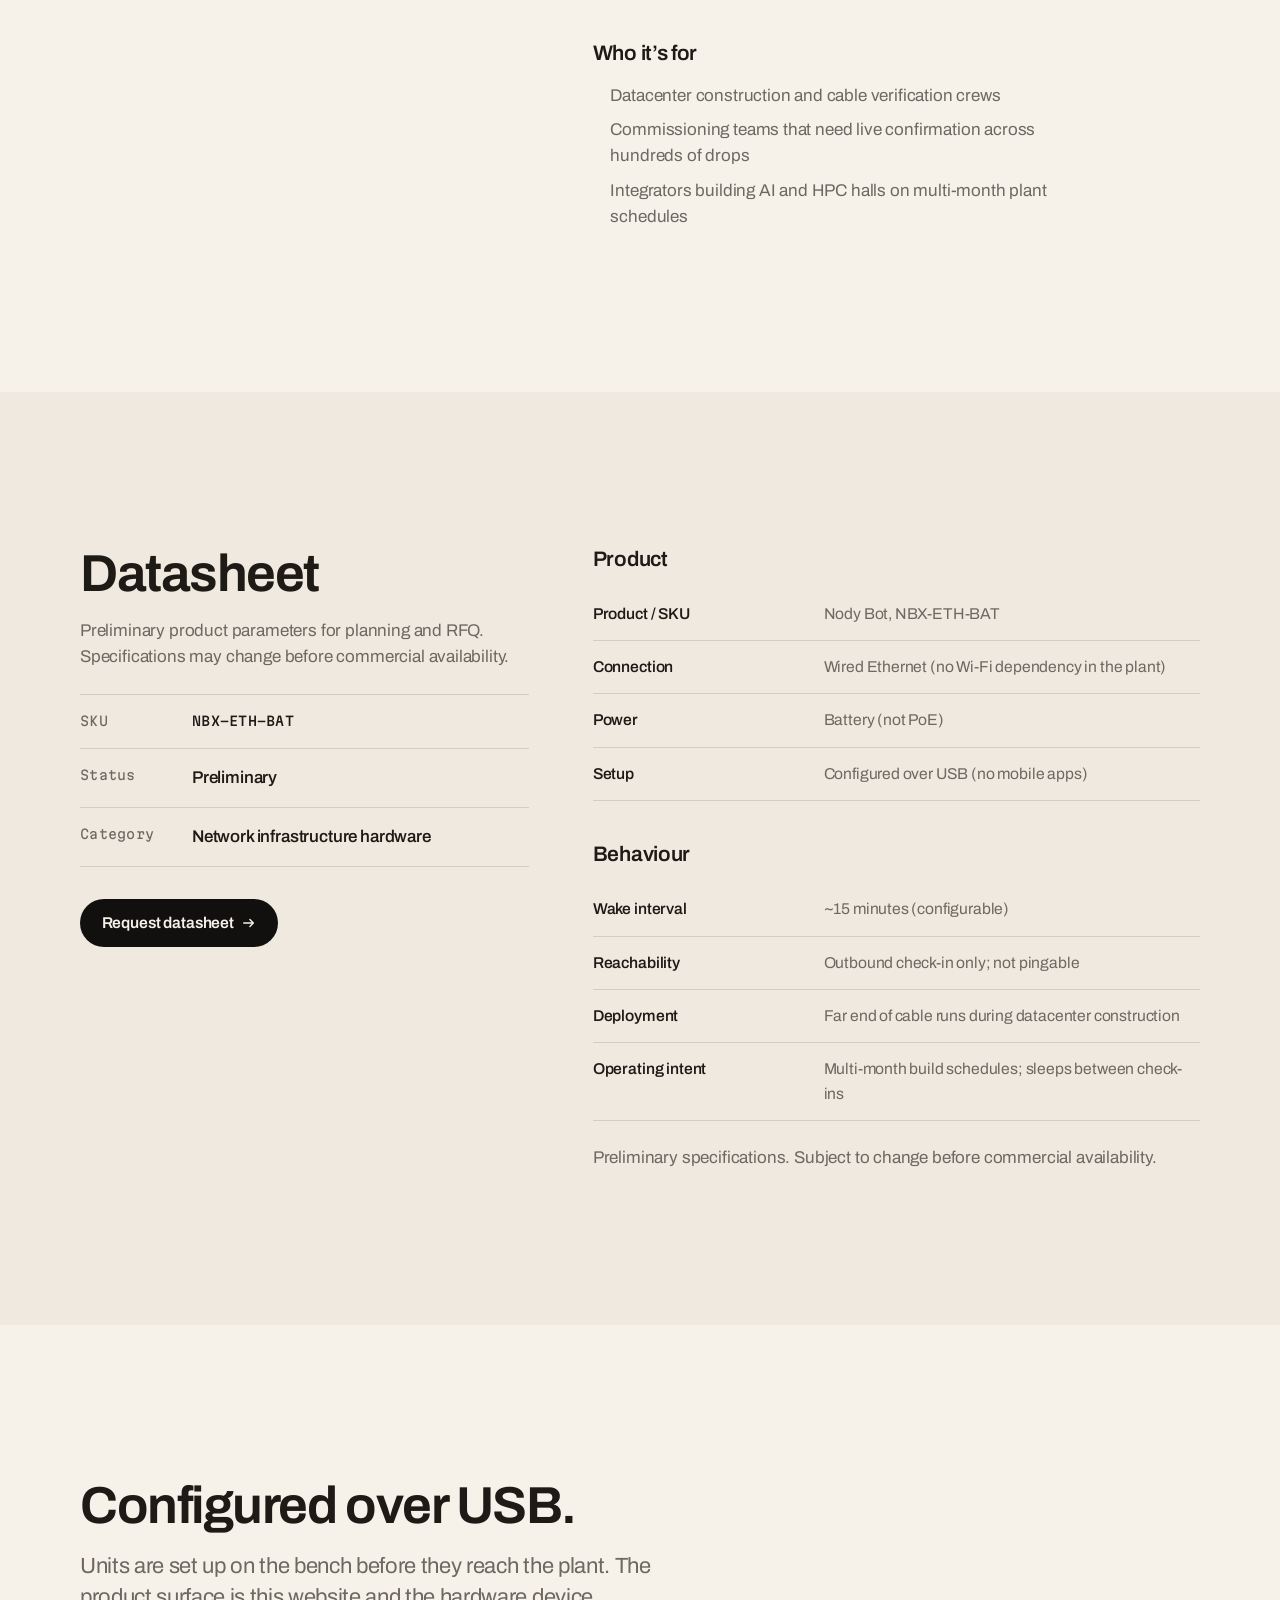
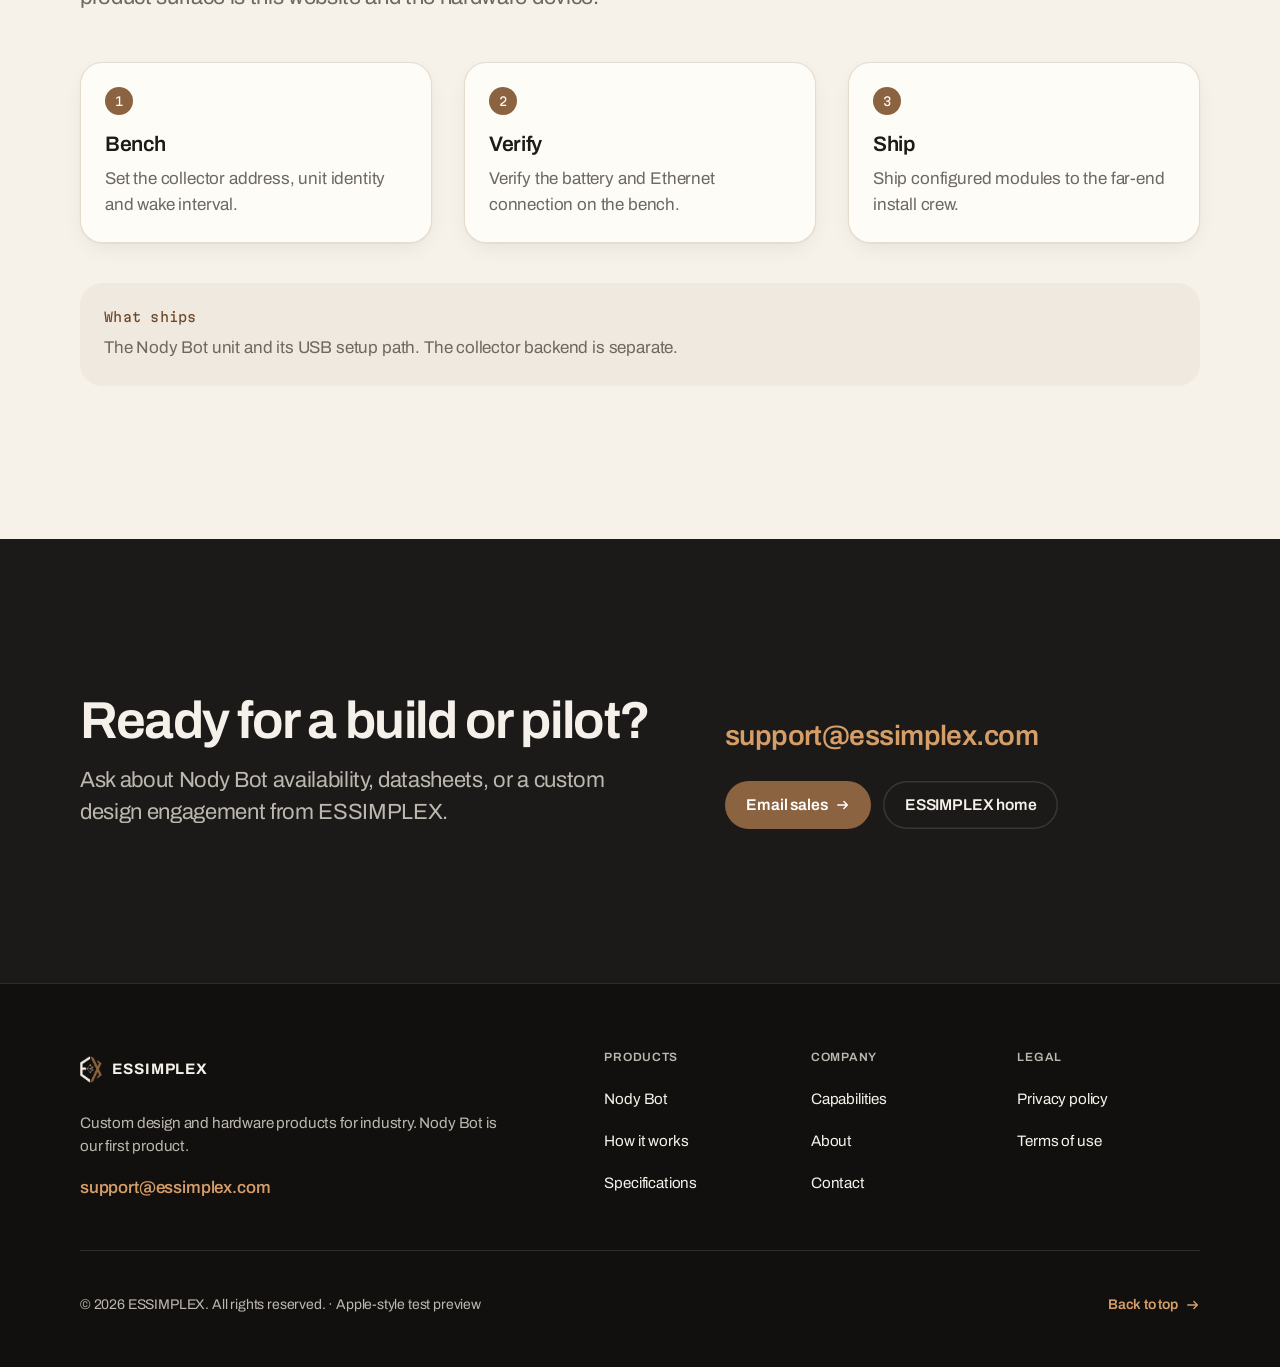
<file: test/nody-bot.html>
<!DOCTYPE html>
<html lang="en" class="no-js">
<head>
  <meta name="robots" content="noindex, nofollow">
  <meta charset="utf-8" />
  <meta name="viewport" content="width=device-width, initial-scale=1" />
  <title>Nody Bot | ESSIMPLEX</title>
  <meta name="description" content="Nody Bot is battery-powered Ethernet phone-home for datacenter construction. It sleeps, wakes on a schedule, and reports in so you know the cable drop is still alive." />
  <link rel="canonical" href="https://essimplex.com/nody-bot.html" />
  <meta name="theme-color" content="#121110" />
  <link rel="icon" href="../assets/favicon-32.png" type="image/png" sizes="32x32" />
  <link rel="icon" href="../assets/favicon-16.png" type="image/png" sizes="16x16" />
  <link rel="apple-touch-icon" href="../assets/apple-touch-icon.png" sizes="180x180" />
  <link rel="preload" href="../assets/fonts/archivo-var.woff2" as="font" type="font/woff2" crossorigin />
  <link rel="preload" href="../assets/fonts/martian-mono.woff2" as="font" type="font/woff2" crossorigin />
  <link rel="stylesheet" href="styles.css?v=20261030a" />
  <script>document.documentElement.className = document.documentElement.className.replace("no-js", "js");</script>
  <script src="app.js?v=20261030a" defer></script>
</head>
<body class="page-product">
  <a class="skip-link" href="#main">Skip to content</a>
  <header class="site-header" id="site-header">
    <div class="wrap header-inner">
      <a class="brand" href="index.html" aria-label="ESSIMPLEX home">
        <img src="../assets/essimplex-mark-sm-light.png" width="26" height="32" alt="" />
        <span class="brand-name">ESSIMPLEX</span>
      </a>
      <button type="button" class="nav-toggle" id="nav-toggle" aria-expanded="false" aria-controls="primary-nav">
        <span class="nav-toggle__bars" aria-hidden="true"></span><span class="nav-toggle__label">Menu</span>
      </button>
      <nav class="nav" id="primary-nav" aria-label="Primary">
        <ul class="nav__list"><li><a href="nody-bot.html" aria-current="page">Nody Bot</a></li><li><a href="#how">How it works</a></li><li><a href="#specs">Specifications</a></li><li><a href="about.html">About</a></li></ul>
        <a class="btn btn--primary btn--sm nav__cta" href="mailto:support@essimplex.com?subject=Nody%20Bot%20inquiry">Contact sales</a>
      </nav>
    </div>
  </header>

  <main id="main">
    <section class="hero hero--product ground-dark" aria-labelledby="hero-heading">
      <div class="wrap hero__content">
        <div class="hero__grid">
          <div class="hero__copy">
            <nav class="breadcrumb" aria-label="Breadcrumb"><a href="index.html">ESSIMPLEX</a><span aria-hidden="true">/</span><span aria-current="page">Nody Bot</span></nav>
            <h1 class="display" id="hero-heading">Nody Bot</h1>
            <p class="hero__motto">Not dead yet.</p>
            <p class="hero__descriptor" style="margin-top:var(--s-3)">Battery Ethernet phone-home for datacenter construction</p>
            <p class="hero__lede">Hang it on the far end of a cable run. It sleeps for most of the build, wakes on a schedule, and reports in so you know the drop is still alive. No PoE, and nothing left pingable.</p>
            <div class="actions">
              <a class="btn btn--primary" href="mailto:support@essimplex.com?subject=Nody%20Bot%20inquiry">Contact sales <svg class="ico-arrow" viewBox="0 0 16 16" aria-hidden="true" focusable="false"><path d="M2 8h11M9 4l4 4-4 4" fill="none" stroke="currentColor" stroke-width="1.6" stroke-linecap="round" stroke-linejoin="round"/></svg></a>
              <a class="btn btn--ghost" href="#specs">View specifications</a>
            </div>
          </div>
          <aside class="plate plate--on-dark" aria-labelledby="glance-heading">
            <div class="plate__inner">
              <div class="plate__head"><h2 class="plate__title" id="glance-heading">At a glance</h2><span class="plate__chip reading">Preliminary</span></div>
              <dl class="plate__rows"><div><dt class="reading">Product</dt><dd class="reading">NBX-ETH-BAT</dd></div><div><dt class="reading">Connection</dt><dd>Wired Ethernet</dd></div><div><dt class="reading">Power</dt><dd>Battery</dd></div><div><dt class="reading">Setup</dt><dd>USB</dd></div><div><dt class="reading">Check-in</dt><dd>~15 min</dd></div></dl>
              <p class="plate__foot reading">Outbound only · not pingable</p>
            </div>
          </aside>
        </div>
      </div>
      <div class="wires wires--product" data-wires role="img" aria-label="Illustration: a bundle of parallel wires running from Nody Bot to your collector, with short pulses of light travelling along the wires.">
        <svg class="w-narrow" viewBox="0 0 400 120" preserveAspectRatio="xMidYMid slice" aria-hidden="true" focusable="false"><path class="w-line" d="M-60.0,118.0 L127.5,118.0 L167.5,78.0 L470.0,78.0"/><path class="w-line" d="M-60.0,109.0 L123.7,109.0 L163.7,69.0 L470.0,69.0"/><path class="w-main" d="M-60.0,100.0 L120.0,100.0 L160.0,60.0 L470.0,60.0"/><path class="w-line" d="M-60.0,91.0 L116.3,91.0 L156.3,51.0 L470.0,51.0"/><path class="w-pulse w-pulse--s" style="--end:-627;--po:1.0;animation-duration:6.2s;animation-delay:5.6s" d="M-60.0,118.0 L127.5,118.0 L167.5,78.0 L470.0,78.0"/><path class="w-pulse w-pulse--s" style="--end:-627;--po:1.0;animation-duration:9.6s;animation-delay:2.9s" d="M-60.0,109.0 L123.7,109.0 L163.7,69.0 L470.0,69.0"/><path class="w-pulse" style="--end:-627;--po:1.0;animation-duration:5.1s;animation-delay:7.2s" d="M-60.0,100.0 L120.0,100.0 L160.0,60.0 L470.0,60.0"/><path class="w-pulse w-pulse--s" style="--end:-627;--po:1.0;animation-duration:7.9s;animation-delay:3.4s" d="M-60.0,91.0 L116.3,91.0 L156.3,51.0 L470.0,51.0"/><circle class="w-pad" cx="24" cy="100" r="5"/><circle class="w-pad" cx="376" cy="60" r="5"/></svg><svg class="w-mid" viewBox="0 0 1200 160" preserveAspectRatio="xMidYMid slice" aria-hidden="true" focusable="false"><path class="w-line" d="M-100.0,144.0 L569.9,144.0 L619.9,94.0 L1300.0,94.0"/><path class="w-line" d="M-100.0,132.0 L565.0,132.0 L615.0,82.0 L1300.0,82.0"/><path class="w-main" d="M-100.0,120.0 L560.0,120.0 L610.0,70.0 L1300.0,70.0"/><path class="w-line" d="M-100.0,108.0 L555.0,108.0 L605.0,58.0 L1300.0,58.0"/><path class="w-line" d="M-100.0,96.0 L550.1,96.0 L600.1,46.0 L1300.0,46.0"/><path class="w-pulse w-pulse--s" style="--end:-1501;--po:1.0;animation-duration:5.1s;animation-delay:7.2s" d="M-100.0,144.0 L569.9,144.0 L619.9,94.0 L1300.0,94.0"/><path class="w-pulse w-pulse--s" style="--end:-1501;--po:1.0;animation-duration:7.9s;animation-delay:3.4s" d="M-100.0,132.0 L565.0,132.0 L615.0,82.0 L1300.0,82.0"/><path class="w-pulse" style="--end:-1501;--po:1.0;animation-duration:6.8s;animation-delay:6.1s" d="M-100.0,120.0 L560.0,120.0 L610.0,70.0 L1300.0,70.0"/><path class="w-pulse w-pulse--s" style="--end:-1501;--po:1.0;animation-duration:7.4s;animation-delay:1.6s" d="M-100.0,108.0 L555.0,108.0 L605.0,58.0 L1300.0,58.0"/><path class="w-pulse w-pulse--s" style="--end:-1501;--po:1.0;animation-duration:5.6s;animation-delay:4.1s" d="M-100.0,96.0 L550.1,96.0 L600.1,46.0 L1300.0,46.0"/><circle class="w-pad" cx="40" cy="120" r="7"/><circle class="w-pad" cx="1160" cy="70" r="7"/></svg>
      </div>
      <div class="wrap">
        <p class="wires-legend reading" aria-hidden="true"><span>Nody Bot</span><span>Your collector</span></p>
      </div>
    </section>

    <section class="section ground-dark-2" id="how" aria-labelledby="how-heading">
      <div class="wrap">
        <div class="section-head section-head--split">
          <h2 class="h2" id="how-heading">Sleep. Wake. Prove it. Sleep.</h2>
          <p class="lede muted">Built for multi-month cable plant builds, not always-on monitoring. One cycle, repeated for the life of the build.</p>
        </div>
        <div class="seq" data-seq>
       <div class="seq__stage">
        <div class="seq__strip">
          <div class="seq__plot trace" data-trace role="img" aria-label="Check-in route as a single wire with five junctions: wake, connect, report, confirm, sleep. The wire lights up as you scroll.">
            <svg class="t-narrow" viewBox="0 0 360 130" preserveAspectRatio="xMidYMid meet" aria-hidden="true" focusable="false"><defs><clipPath id="seqclip-n"><rect class="seq-clip" data-w="360" x="-100" y="-100" width="1300" height="500"/></clipPath></defs><path class="t-aux" d="M-40.0,112.0 L58.9,112.0 L85.9,85.0 L126.9,85.0 L162.9,49.0 L197.1,49.0 L233.1,85.0 L265.1,85.0 L292.1,112.0 L334.0,112.0 L400.0,112.0"/><path class="t-aux" d="M-40.0,98.0 L53.1,98.0 L80.1,71.0 L121.1,71.0 L157.1,35.0 L202.9,35.0 L238.9,71.0 L270.9,71.0 L297.9,98.0 L334.0,98.0 L400.0,98.0"/><path class="t-track" d="M-40.0,112.0 L58.9,112.0 L85.9,85.0 L126.9,85.0 L162.9,49.0 L197.1,49.0 L233.1,85.0 L265.1,85.0 L292.1,112.0 L334.0,112.0 L400.0,112.0"/><path class="t-track" d="M-40.0,105.0 L56.0,105.0 L83.0,78.0 L124.0,78.0 L160.0,42.0 L200.0,42.0 L236.0,78.0 L268.0,78.0 L295.0,105.0 L334.0,105.0 L400.0,105.0"/><path class="t-track" d="M-40.0,98.0 L53.1,98.0 L80.1,71.0 L121.1,71.0 L157.1,35.0 L202.9,35.0 L238.9,71.0 L270.9,71.0 L297.9,98.0 L334.0,98.0 L400.0,98.0"/><path class="t-line" clip-path="url(#seqclip-n)" d="M-40.0,105.0 L56.0,105.0 L83.0,78.0 L124.0,78.0 L160.0,42.0 L200.0,42.0 L236.0,78.0 L268.0,78.0 L295.0,105.0 L334.0,105.0 L400.0,105.0"/></svg><svg class="t-wide" viewBox="0 0 1000 240" preserveAspectRatio="xMidYMid meet" aria-hidden="true" focusable="false"><defs><clipPath id="seqclip-w"><rect class="seq-clip" data-w="1000" x="-100" y="-100" width="1300" height="500"/></clipPath></defs><path class="t-drop" d="M100,206 V226"/><path class="t-drop" d="M300,156 V226"/><path class="t-drop" d="M500,86 V226"/><path class="t-drop" d="M700,156 V226"/><path class="t-drop" d="M900,206 V226"/><path class="t-aux" d="M-40.0,200.0 L164.1,200.0 L214.1,150.0 L364.1,150.0 L434.1,80.0 L555.9,80.0 L625.9,150.0 L755.9,150.0 L805.9,200.0 L910.0,200.0 L1040.0,200.0"/><path class="t-aux" d="M-40.0,180.0 L155.9,180.0 L205.9,130.0 L355.9,130.0 L425.9,60.0 L564.1,60.0 L634.1,130.0 L764.1,130.0 L814.1,180.0 L910.0,180.0 L1040.0,180.0"/><path class="t-track" d="M-40.0,190.0 L160.0,190.0 L210.0,140.0 L360.0,140.0 L430.0,70.0 L560.0,70.0 L630.0,140.0 L760.0,140.0 L810.0,190.0 L910.0,190.0 L1040.0,190.0"/><path class="t-line" clip-path="url(#seqclip-w)" d="M-40.0,190.0 L160.0,190.0 L210.0,140.0 L360.0,140.0 L430.0,70.0 L560.0,70.0 L630.0,140.0 L760.0,140.0 L810.0,190.0 L910.0,190.0 L1040.0,190.0"/></svg>
            <span class="seq__marker" data-at="0.100" style="--x:10.00%;--yn:0.8077;--ynw:0.7917" aria-hidden="true">1</span><span class="seq__marker" data-at="0.300" style="--x:30.00%;--yn:0.6000;--ynw:0.5833" aria-hidden="true">2</span><span class="seq__marker" data-at="0.500" style="--x:50.00%;--yn:0.3231;--ynw:0.2917" aria-hidden="true">3</span><span class="seq__marker" data-at="0.700" style="--x:70.00%;--yn:0.6000;--ynw:0.5833" aria-hidden="true">4</span><span class="seq__marker" data-at="0.900" style="--x:90.00%;--yn:0.8077;--ynw:0.7917" aria-hidden="true">5</span>
          </div>
          <p class="seq__axis reading" aria-hidden="true"><span>Wake</span><span>~15 min to next wake</span></p>
        </div>
        <ol class="seq__steps" role="list">
          <li class="seq__step" data-node="0">
            <span class="reading seq__num" aria-hidden="true">1</span>
            <h3 class="h3">Wake</h3>
            <p>A timer fires about every 15 minutes. Between wakes it sleeps with nothing listening, so the battery lasts the build schedule.</p>
            <p class="reading reading-note">~15 min, configurable</p>
          </li>
          <li class="seq__step" data-node="1">
            <span class="reading seq__num" aria-hidden="true">2</span>
            <h3 class="h3">Connect</h3>
            <p>Wired Ethernet comes up and the unit gets an address on the plant network.</p>
            <p class="reading reading-note">wired Ethernet, no Wi-Fi dependency</p>
          </li>
          <li class="seq__step" data-node="2">
            <span class="reading seq__num" aria-hidden="true">3</span>
            <h3 class="h3">Report</h3>
            <p>The unit sends a heartbeat to your collector so you know the drop is still alive.</p>
            <p class="reading reading-note">outbound only</p>
          </li>
          <li class="seq__step" data-node="3">
            <span class="reading seq__num" aria-hidden="true">4</span>
            <h3 class="h3">Confirm</h3>
            <p>The unit waits for your collector to confirm the check-in, retrying if needed.</p>
            <p class="reading reading-note">confirmed check-in</p>
          </li>
          <li class="seq__step" data-node="4">
            <span class="reading seq__num" aria-hidden="true">5</span>
            <h3 class="h3">Sleep</h3>
            <p>It returns to sleep until the next wake. Nothing listens in between, so it is never pingable.</p>
            <p class="reading reading-note">asleep</p>
          </li>
        </ol>
       </div>
      </div>
      </div>
    </section>

    <section class="section ground-paper" id="why" aria-labelledby="why-heading">
      <div class="wrap caps">
        <div class="caps__head">
          <h2 class="h2" id="why-heading">Proof it’s alive when the plant isn’t finished.</h2>
          <p class="lede muted">During AI and HPC hall construction, cable drops sit unfinished for months. You need to know they still work, without leaving something pingable on an incomplete network and without PoE at the far end.</p>
        </div>
        <div>
          <ul class="ruled" role="list">
            <li class="ruled__row"><h3 class="h3">Not pingable by design</h3><p>Asleep between wakes. It never answers a ping, and no ports sit open waiting for scans on an unfinished plant.</p></li>
            <li class="ruled__row"><h3 class="h3">Months on battery</h3><p>Battery power, not PoE, so the far end works before power distribution is ready.</p></li>
            <li class="ruled__row"><h3 class="h3">Your collector</h3><p>Check-ins report to your collector. This site is marketing; collector and operations software ships separately.</p></li>
          </ul>
          <div class="audience">
            <h3 class="h3">Who it’s for</h3>
            <ul role="list">
              <li>Datacenter construction and cable verification crews</li>
              <li>Commissioning teams that need live confirmation across hundreds of drops</li>
              <li>Integrators building AI and HPC halls on multi-month plant schedules</li>
            </ul>
          </div>
        </div>
      </div>
    </section>

    <section class="section ground-paper-2" id="specs" aria-labelledby="specs-heading">
      <div class="wrap specs">
        <div class="specs__meta">
          <h2 class="h2" id="specs-heading">Datasheet</h2>
          <p>Preliminary product parameters for planning and RFQ. Specifications may change before commercial availability.</p>
          <dl class="specs__facts">
            <div><dt class="reading">SKU</dt><dd class="reading">NBX-ETH-BAT</dd></div>
            <div><dt class="reading">Status</dt><dd>Preliminary</dd></div>
            <div><dt class="reading">Category</dt><dd>Network infrastructure hardware</dd></div>
          </dl>
          <div class="actions"><a class="btn" href="mailto:support@essimplex.com?subject=Nody%20Bot%20datasheet%20request">Request datasheet <svg class="ico-arrow" viewBox="0 0 16 16" aria-hidden="true" focusable="false"><path d="M2 8h11M9 4l4 4-4 4" fill="none" stroke="currentColor" stroke-width="1.6" stroke-linecap="round" stroke-linejoin="round"/></svg></a></div>
        </div>
        <div class="specs__tables">
          <div class="spec-group">
            <h3 class="h3" id="spec-hw">Product</h3>
            <table class="spec" aria-labelledby="spec-hw"><tbody>
              <tr><th scope="row">Product / SKU</th><td>Nody Bot, NBX-ETH-BAT</td></tr>
              <tr><th scope="row">Connection</th><td>Wired Ethernet (no Wi-Fi dependency in the plant)</td></tr>
              <tr><th scope="row">Power</th><td>Battery (not PoE)</td></tr>
              <tr><th scope="row">Setup</th><td>Configured over USB (no mobile apps)</td></tr>
            </tbody></table>
          </div>
          <div class="spec-group">
            <h3 class="h3" id="spec-net">Behaviour</h3>
            <table class="spec" aria-labelledby="spec-net"><tbody>
              <tr><th scope="row">Wake interval</th><td>~15 minutes (configurable)</td></tr>
              <tr><th scope="row">Reachability</th><td>Outbound check-in only; not pingable</td></tr>
              <tr><th scope="row">Deployment</th><td>Far end of cable runs during datacenter construction</td></tr>
              <tr><th scope="row">Operating intent</th><td>Multi-month build schedules; sleeps between check-ins</td></tr>
            </tbody></table>
          </div>
          <p class="muted" style="margin-top:var(--s-6)">Preliminary specifications. Subject to change before commercial availability.</p>
        </div>
      </div>
    </section>

    <section class="section ground-paper" id="provisioning" aria-labelledby="prov-heading">
      <div class="wrap">
        <div class="section-head section-head--split">
          <h2 class="h2" id="prov-heading">Configured over USB.</h2>
          <p class="lede muted">Units are set up on the bench before they reach the plant. The product surface is this website and the hardware device.</p>
        </div>
        <ol class="prov" role="list">
          <li class="prov__item"><span class="reading" aria-hidden="true">1</span><div><h3 class="h3">Bench</h3><p>Set the collector address, unit identity and wake interval.</p></div></li>
          <li class="prov__item"><span class="reading" aria-hidden="true">2</span><div><h3 class="h3">Verify</h3><p>Verify the battery and Ethernet connection on the bench.</p></div></li>
          <li class="prov__item"><span class="reading" aria-hidden="true">3</span><div><h3 class="h3">Ship</h3><p>Ship configured modules to the far-end install crew.</p></div></li>
        </ol>
        <div class="prov-ships ground-paper-2">
          <p class="reading">What ships</p>
          <p>The Nody Bot unit and its USB setup path. The collector backend is separate.</p>
        </div>
      </div>
    </section>

    <section class="close ground-dark-2" id="contact" aria-labelledby="contact-heading">
      <div class="wrap close__grid">
        <div class="close__copy">
          <h2 class="h2" id="contact-heading">Ready for a build or pilot?</h2>
          <p class="lede on-dark-2 muted">Ask about Nody Bot availability, datasheets, or a custom design engagement from ESSIMPLEX.</p>
        </div>
        <div class="close__action">
          <a class="close__mail" href="mailto:support@essimplex.com?subject=Nody%20Bot%20inquiry">support@essimplex.com</a>
          <div class="actions">
            <a class="btn btn--primary" href="mailto:support@essimplex.com?subject=Nody%20Bot%20inquiry">Email sales <svg class="ico-arrow" viewBox="0 0 16 16" aria-hidden="true" focusable="false"><path d="M2 8h11M9 4l4 4-4 4" fill="none" stroke="currentColor" stroke-width="1.6" stroke-linecap="round" stroke-linejoin="round"/></svg></a>
            <a class="btn btn--ghost" href="index.html">ESSIMPLEX home</a>
          </div>
        </div>
      </div>
    </section>
  </main>

  <footer class="site-footer ground-dark">
    <div class="wrap">
      <div class="footer__top">
        <div class="footer__brand">
          <a class="brand" href="index.html" aria-label="ESSIMPLEX home">
            <img src="../assets/essimplex-mark-sm-light.png" width="26" height="32" alt="" loading="lazy" />
            <span class="brand-name">ESSIMPLEX</span>
          </a>
          <p>Custom design and hardware products for industry. Nody Bot is our first product.</p>
          <a class="footer__mail" href="mailto:support@essimplex.com?subject=ESSIMPLEX%20inquiry">support@essimplex.com</a>
        </div>
        <div class="footer__cols">
          <nav class="footer__col" aria-label="Products">
            <h2>Products</h2>
            <ul>
              <li><a href="nody-bot.html">Nody Bot</a></li>
              <li><a href="nody-bot.html#how">How it works</a></li>
              <li><a href="nody-bot.html#specs">Specifications</a></li>
            </ul>
          </nav>
          <nav class="footer__col" aria-label="Company">
            <h2>Company</h2>
            <ul>
              <li><a href="index.html#capabilities">Capabilities</a></li>
              <li><a href="about.html">About</a></li>
              <li><a href="index.html#contact">Contact</a></li>
            </ul>
          </nav>
          <nav class="footer__col" aria-label="Legal">
            <h2>Legal</h2>
            <ul>
              <li><a href="../privacy.html">Privacy policy</a></li>
              <li><a href="../terms.html">Terms of use</a></li>
            </ul>
          </nav>
        </div>
      </div>
      <div class="footer__bottom">
        <p>&copy; 2026 ESSIMPLEX. All rights reserved. · Apple-style test preview</p>
        <a class="text-link" href="#main">Back to top <svg class="ico-arrow" viewBox="0 0 16 16" aria-hidden="true" focusable="false"><path d="M2 8h11M9 4l4 4-4 4" fill="none" stroke="currentColor" stroke-width="1.6" stroke-linecap="round" stroke-linejoin="round"/></svg></a>
      </div>
    </div>
  </footer>
</body>
</html>
</file>
<file: styles.css>
/* ==========================================================================
   ESSIMPLEX design system (see DESIGN.md)
   Archivo (variable: weight + width) for display, headings and body.
   Martian Mono only for readings. Charcoal, warm off-white, one copper accent.
   ========================================================================== */

@font-face {
  font-family: "Archivo";
  src: url("assets/fonts/archivo-var.woff2") format("woff2");
  font-weight: 400 800;
  font-stretch: 100% 125%;
  font-style: normal;
  font-display: swap;
}
@font-face {
  font-family: "Martian Mono";
  src: url("assets/fonts/martian-mono.woff2") format("woff2");
  font-weight: 400 500;
  font-style: normal;
  font-display: swap;
}
/* Metric-leaning fallbacks so the swap does not shift layout much */
@font-face { font-family: "Archivo Fallback"; src: local("Arial"); size-adjust: 97%; ascent-override: 92%; descent-override: 23%; line-gap-override: 0%; }

:root {
  /* color roles */
  --ink-950: #161311;
  --ink-900: #201E1B;
  --ink-800: #302D2A;
  --ink-600: #59544F;
  --paper: #F8F4EC;
  --paper-2: #F0E9DD;
  --paper-3: #E2D9CC;
  --copper: #8F6440;          /* ~#8B6440 base */
  --copper-ink: #6F4829;       /* text and links on paper */
  --copper-bright: #DFA366;   /* lines, fills and text on charcoal */
  --copper-soft: #EACBA6;
  --status: #3FC168;          /* the one green: 8px dot */

  --text: #231E19;
  --text-2: #524C45;
  --on-dark: #F2EEE7;
  --on-dark-2: #C2BDB5;
  --rule-paper: rgba(143, 100, 64, 0.45);
  --rule-paper-soft: rgba(143, 100, 64, 0.22);
  --rule-dark: rgba(255, 255, 255, 0.14);

  /* type */
  --font: "Archivo", "Archivo Fallback", system-ui, sans-serif;
  --mono: "Martian Mono", ui-monospace, "SF Mono", Menlo, Consolas, monospace;
  --fs-label: 0.8125rem;
  --fs-small: 0.9375rem;
  --fs-body: 1.0625rem;
  --fs-lede: clamp(1.125rem, 1.02rem + 0.5vw, 1.3125rem);
  --fs-h3: 1.25rem;
  --fs-h2: clamp(1.875rem, 1.3rem + 2.5vw, 3rem);
  --fs-display: clamp(2.5rem, 1.55rem + 4.3vw, 5.25rem);

  /* spacing, 4px base */
  --s-1: 4px; --s-2: 8px; --s-3: 12px; --s-4: 16px; --s-5: 20px; --s-6: 24px;
  --s-8: 32px; --s-10: 40px; --s-12: 48px; --s-16: 64px; --s-20: 80px; --s-24: 96px; --s-32: 128px;
  --section: clamp(64px, 9vw, 128px);
  --gutter: clamp(20px, 5vw, 56px);
  --wrap: 1200px;
  --header-h: 64px;
  --radius-sm: 2px;
  --radius: 4px;
  --radius-lg: 6px;

  /* motion */
  --duration-micro: 80ms; --duration-quick: 150ms; --duration-fast: 250ms;
  --duration-medium: 350ms; --duration-very-slow: 500ms; --duration-trace: 1400ms;
  --ease-smooth-out: cubic-bezier(0.22, 1, 0.36, 1);

  /* shadows: ring + soft drop, layered */
  --shadow-plate: 0 0 0 1px rgba(0, 0, 0, 0.07), 0 1px 2px -1px rgba(0, 0, 0, 0.08), 0 8px 24px -8px rgba(57, 42, 30, 0.16);
  --shadow-plate-dark: 0 0 0 1px rgba(255, 255, 255, 0.1), 0 12px 32px -12px rgba(0, 0, 0, 0.5);

  --focus: var(--copper-ink);
  color-scheme: light;
}
/* Hex/rgba values above are the fallback; browsers that understand oklch() get the originals below. */
@supports (color: oklch(0 0 0)) {
  :root {
  --ink-950: oklch(0.19 0.006 70);
  --ink-900: oklch(0.235 0.007 70);
  --ink-800: oklch(0.30 0.008 70);
  --ink-600: oklch(0.45 0.01 70);
  --paper: oklch(0.968 0.012 82);
  --paper-2: oklch(0.935 0.017 80);
  --paper-3: oklch(0.89 0.02 78);
  --copper: oklch(0.54 0.075 60);          /* ~#8B6440 base */
  --copper-ink: oklch(0.44 0.07 58);       /* text and links on paper */
  --copper-bright: oklch(0.76 0.105 66);   /* lines, fills and text on charcoal */
  --copper-soft: oklch(0.86 0.06 72);
  --status: oklch(0.72 0.17 150);          /* the one green: 8px dot */
  --text: oklch(0.24 0.012 70);
  --text-2: oklch(0.42 0.014 70);
  --on-dark: oklch(0.95 0.01 82);
  --on-dark-2: oklch(0.80 0.012 78);
  --rule-paper: oklch(0.54 0.075 60 / 0.45);
  --rule-paper-soft: oklch(0.54 0.075 60 / 0.22);
  --rule-dark: oklch(1 0 0 / 0.14);
  --shadow-plate: 0 0 0 1px oklch(0 0 0 / .07), 0 1px 2px -1px oklch(0 0 0 / .08), 0 8px 24px -8px oklch(0.3 0.03 60 / .16);
  --shadow-plate-dark: 0 0 0 1px oklch(1 0 0 / .1), 0 12px 32px -12px oklch(0 0 0 / .5);
  }
}
@media (min-width: 900px) { :root { --header-h: 72px; } }

/* ---------- Base ---------- */
*, *::before, *::after { box-sizing: border-box; }
html { -webkit-text-size-adjust: 100%; text-size-adjust: 100%; scroll-padding-top: calc(var(--header-h) + 16px); background: var(--ink-950); }
@media (prefers-reduced-motion: no-preference) { html { scroll-behavior: smooth; } }
body {
  margin: 0;
  font-family: var(--font);
  font-size: var(--fs-body);
  line-height: 1.6;
  color: var(--text);
  background: var(--paper);
  -webkit-font-smoothing: antialiased;
  -moz-osx-font-smoothing: grayscale;
  overflow-wrap: break-word;
  caret-color: var(--copper);
  accent-color: var(--copper);
}
img, svg { display: block; max-width: 100%; }
h1, h2, h3, p, ul, ol, dl, dd, figure { margin: 0; }
ul[role="list"], ol[role="list"] { list-style: none; padding: 0; }
a { color: inherit; text-underline-offset: 0.2em; text-decoration-thickness: 1px; }
::selection { background: var(--copper-bright); color: var(--ink-950); }
:focus-visible { outline: 2px solid var(--focus); outline-offset: 3px; border-radius: var(--radius-sm); }
.on-dark { --focus: var(--copper-bright); }
html { scrollbar-color: var(--copper) var(--ink-950); }

.wrap { width: 100%; max-width: calc(var(--wrap) + 2 * var(--gutter)); margin-inline: auto; padding-inline: var(--gutter); }
.visually-hidden { position: absolute !important; width: 1px; height: 1px; padding: 0; margin: -1px; overflow: hidden; clip: rect(0 0 0 0); white-space: nowrap; border: 0; }
.skip-link {
  position: absolute; left: var(--s-4); top: var(--s-3); z-index: 100;
  padding: var(--s-3) var(--s-4); min-height: 44px; display: inline-flex; align-items: center;
  border-radius: var(--radius); background: var(--copper-bright); color: var(--ink-950); font-weight: 600; text-decoration: none;
  transform: translateY(-200%);
}
.skip-link:focus { transform: none; }

/* ---------- Grounds ---------- */
.ground-dark { background: var(--ink-950); color: var(--on-dark); --focus: var(--copper-bright); }
.ground-dark-2 { background: var(--ink-900); color: var(--on-dark); --focus: var(--copper-bright); }
.ground-paper { background: var(--paper); }
.ground-paper-2 { background: var(--paper-2); }

/* ---------- Type roles ---------- */
.display {
  font-size: var(--fs-display);
  font-weight: 650;
  font-stretch: 108%;
  line-height: 1.04;
  letter-spacing: -0.02em;
  text-wrap: balance;
}
.h2 { font-size: var(--fs-h2); font-weight: 650; font-stretch: 106%; line-height: 1.1; letter-spacing: -0.015em; text-wrap: balance; }
.h3 { font-size: var(--fs-h3); font-weight: 650; line-height: 1.25; letter-spacing: -0.005em; }
.lede { font-size: var(--fs-lede); line-height: 1.5; text-wrap: pretty; max-width: 40em; }
p { text-wrap: pretty; max-width: 68ch; }
.muted { color: var(--text-2); }
.ground-dark .muted, .ground-dark-2 .muted { color: var(--on-dark-2); }
.reading { font-family: var(--mono); font-size: var(--fs-label); letter-spacing: 0.02em; font-variant-numeric: tabular-nums; }

.text-link {
  display: inline-flex; align-items: center; gap: var(--s-2); min-height: 44px;
  font-weight: 600; color: var(--copper-ink); text-decoration: underline; text-decoration-color: var(--rule-paper);
  transition-property: color, text-decoration-color; transition-duration: var(--duration-quick); transition-timing-function: var(--ease-smooth-out);
}
.text-link:hover { color: var(--ink-950); text-decoration-color: currentColor; }
.ground-dark .text-link, .ground-dark-2 .text-link { color: var(--copper-bright); text-decoration-color: rgba(223, 163, 102, 0.5); text-decoration-color: oklch(0.76 0.105 66 / .5); }
.ground-dark .text-link:hover, .ground-dark-2 .text-link:hover { color: var(--on-dark); }
.ico-arrow { width: 16px; height: 16px; flex: none; transition: transform var(--duration-quick) var(--ease-smooth-out); }
a:hover > .ico-arrow, a:hover .ico-arrow { transform: translateX(3px); }

/* ---------- Buttons ---------- */
.actions { display: flex; flex-wrap: wrap; gap: var(--s-3); }
.btn {
  display: inline-flex; align-items: center; justify-content: center; gap: var(--s-2);
  min-height: 48px; padding: 0 var(--s-6);
  border-radius: var(--radius); border: 0;
  font: 600 1rem/1 var(--font); text-decoration: none; cursor: pointer;
  background: var(--ink-950); color: var(--on-dark);
  transition-property: background-color, color, transform, box-shadow;
  transition-duration: var(--duration-quick); transition-timing-function: ease-out;
}
.btn:active { transform: scale(0.96); }
.btn:hover { background: var(--copper-ink); }
.btn--primary { background: var(--copper-bright); color: var(--ink-950); }
.btn--primary:hover { background: var(--copper-soft); }
.btn--ghost { background: transparent; color: inherit; box-shadow: inset 0 0 0 1px var(--rule-dark); }
.btn--ghost:hover { background: rgba(255, 255, 255, 0.08); box-shadow: inset 0 0 0 1px rgba(255, 255, 255, 0.4); }
.ground-paper .btn--ghost, .ground-paper-2 .btn--ghost { box-shadow: inset 0 0 0 1px var(--rule-paper); color: var(--text); }
.ground-paper .btn--ghost:hover, .ground-paper-2 .btn--ghost:hover { background: rgba(143, 100, 64, 0.1); background: oklch(0.54 0.075 60 / .1); }
.btn .ico-arrow { margin-right: -2px; }
.btn--sm { min-height: 44px; padding: 0 var(--s-5); font-size: 0.9375rem; }

/* ---------- Header ---------- */
.site-header {
  position: sticky; top: 0; z-index: 50;
  background: var(--ink-950); color: var(--on-dark);
  box-shadow: 0 1px 0 var(--rule-dark);
  --focus: var(--copper-bright);
}
.header-inner { display: flex; align-items: center; justify-content: space-between; height: var(--header-h); }
.brand { display: inline-flex; align-items: center; gap: var(--s-3); min-height: 44px; text-decoration: none; }
.brand img { height: 32px; width: auto; }
.brand-name { font-size: 1.0625rem; font-weight: 700; font-stretch: 125%; letter-spacing: 0.14em; }
.nav-toggle {
  display: inline-flex; align-items: center; gap: var(--s-3); min-height: 44px; min-width: 44px; padding: 0 var(--s-3);
  background: none; border: 0; color: inherit; font: 600 0.9375rem/1 var(--font); cursor: pointer; border-radius: var(--radius);
  margin-right: calc(var(--s-3) * -1);
}
.nav-toggle__bars, .nav-toggle__bars::before { display: block; width: 20px; height: 2px; background: currentColor; position: relative;
  transition-property: transform; transition-duration: var(--duration-fast); transition-timing-function: var(--ease-smooth-out); }
.nav-toggle__bars::before { content: ""; position: absolute; left: 0; top: 7px; }
.nav-toggle__bars { transform: translateY(-4px); }
.nav-toggle[aria-expanded="true"] .nav-toggle__bars { transform: translateY(3px) rotate(45deg); }
.nav-toggle[aria-expanded="true"] .nav-toggle__bars::before { transform: rotate(-90deg); top: 0; }
.nav__list { list-style: none; margin: 0; padding: 0; }
.nav__list a, .nav__cta { display: flex; align-items: center; min-height: 52px; text-decoration: none; font-weight: 500; }
.nav__list a[aria-current="page"] { color: var(--copper-bright); }

/* phone / tablet: menu panel under the header */
@media (max-width: 899.98px) {
  .js .nav {
    position: absolute; top: 100%; left: 0; right: 0;
    background: var(--ink-950); box-shadow: 0 1px 0 var(--rule-dark), 0 24px 32px -16px rgba(0, 0, 0, 0.5);
    padding: var(--s-2) var(--gutter) var(--s-6);
    opacity: 0; visibility: hidden; transform: translateY(-8px);
    transition: opacity var(--duration-quick) var(--ease-smooth-out), transform var(--duration-quick) var(--ease-smooth-out), visibility 0s linear var(--duration-quick);
  }
  .js .nav.is-open { opacity: 1; visibility: visible; transform: none;
    transition: opacity var(--duration-fast) var(--ease-smooth-out), transform var(--duration-fast) var(--ease-smooth-out), visibility 0s; }
  .nav__list li + li { box-shadow: 0 -1px 0 var(--rule-dark); }
  .nav__list a { font-size: 1.125rem; }
  .nav__cta { margin-top: var(--s-4); justify-content: center; }
  .no-js .nav-toggle { display: none; }
  .no-js .header-inner { flex-wrap: wrap; height: auto; padding-block: var(--s-2); }
  .no-js .nav { width: 100%; padding-bottom: var(--s-4); }
}
@media (min-width: 900px) {
  .nav-toggle { display: none; }
  .nav { display: flex; align-items: center; gap: var(--s-8); }
  .nav__list { display: flex; gap: var(--s-2); }
  .nav__list a { min-height: 44px; padding: 0 var(--s-3); font-size: 0.9375rem; position: relative; color: var(--on-dark-2);
    transition: color var(--duration-quick) ease-out; }
  .nav__list a:hover, .nav__list a[aria-current="page"] { color: var(--on-dark); }
  .nav__list a::after { content: ""; position: absolute; left: var(--s-3); right: var(--s-3); bottom: 6px; height: 1px; background: var(--copper-bright); transform: scaleX(0); transform-origin: left;
    transition: transform var(--duration-fast) var(--ease-smooth-out); }
  .nav__list a:hover::after, .nav__list a[aria-current="page"]::after { transform: scaleX(1); }
  .nav__cta { min-height: 44px; }
  .nav__list a { white-space: nowrap; }
}


/* ---------- Sections ---------- */
.section { padding-block: var(--section); }
.section-head { display: grid; gap: var(--s-5); margin-bottom: var(--s-10); }
@media (min-width: 900px) {
  .section-head--split { grid-template-columns: minmax(0, 7fr) minmax(0, 5fr); gap: var(--s-16); align-items: end; margin-bottom: var(--s-16); }
}

/* ---------- Wires (signature) ----------
   Bundles of parallel copper wires with 45-degree bends. Each size has its own
   drawing, scaled uniformly, so the bends never distort. Crisp strokes only. */
.wires { position: relative; overflow: visible; color: var(--copper-bright); }
.wires svg { display: none; width: 100%; height: 100%; overflow: visible; }
.wires svg.w-wide--l { position: absolute; top: 0; left: 0; pointer-events: none; }
.w-line { fill: none; stroke: var(--copper-bright); stroke-width: 1.25; opacity: 0.34; stroke-linejoin: miter; }
.w-main { fill: none; stroke: var(--copper-bright); stroke-width: 2; stroke-linejoin: miter; }
.w-faint { opacity: 0.16; }
.w-pad { fill: var(--ink-950); stroke: var(--copper-soft); stroke-width: 2; vector-effect: non-scaling-stroke; }
.w-pulse { fill: none; stroke: #FAE5C3; stroke: oklch(0.93 0.05 80); stroke-width: 3; stroke-linecap: butt; stroke-dasharray: 70 6000; stroke-dashoffset: 70; opacity: 0;
  animation: wire-pulse 6s cubic-bezier(0.45, 0, 0.3, 1) infinite both; }
.w-pulse--s { stroke-width: 2.25; }
/* Each wire sets its own --end (path length), duration and delay inline, so pulses are staggered. */
@keyframes wire-pulse {
  0% { stroke-dashoffset: 70; opacity: 0; }
  4% { opacity: 1; opacity: var(--po, 1); }
  50% { stroke-dashoffset: -2900; stroke-dashoffset: var(--end, -2900); opacity: 1; opacity: var(--po, 1); }
  54%, 100% { stroke-dashoffset: -2900; stroke-dashoffset: var(--end, -2900); opacity: 0; }
}
.hero.is-off .w-pulse { animation-play-state: paused; }

/* check-in sequence wire */
.trace { position: relative; }
.trace svg { position: absolute; top: 0; right: 0; bottom: 0; left: 0; width: 100%; height: 100%; overflow: visible; }
.trace .t-track { fill: none; stroke: var(--copper-bright); stroke-width: 1.5; opacity: 0.3; stroke-linejoin: miter; }
.trace .t-aux { fill: none; stroke: var(--copper-bright); stroke-width: 1.25; opacity: 0.2; stroke-linejoin: miter; }
.trace .t-drop { fill: none; stroke: var(--rule-dark); stroke-width: 1; }
.trace .t-line { fill: none; stroke: var(--copper-bright); stroke-width: 2.5; stroke-linejoin: miter; }
.trace .t-narrow { display: block; }
.trace .t-wide { display: none; }
@media (min-width: 900px) { .trace .t-narrow { display: none; } .trace .t-wide { display: block; } }

/* ---------- Hero ---------- */
.hero { position: relative; display: flex; flex-direction: column; overflow: hidden; overflow: clip; }
.hero__content { flex: 1; display: flex; flex-direction: column; justify-content: center; padding-top: var(--s-12); padding-bottom: var(--s-8); }
.hero__copy { display: grid; gap: var(--s-6); max-width: 15ch; }
.hero__copy > * { max-width: none; }
.hero__descriptor { font-size: var(--fs-lede); line-height: 1.45; color: var(--on-dark-2); max-width: 30em; }
.hero__lede { max-width: 36em; }
.hero .actions { margin-top: var(--s-2); }
.hero__copy { max-width: none; }
.hero .display { max-width: 13ch; }
.hero--home { min-height: calc(100vh - var(--header-h) - 96px); }
@supports (height: 100svh) { .hero--home { min-height: calc(100svh - var(--header-h) - 96px); } }
.wires--home, .wires--product { margin-top: var(--s-6); animation: wires-in var(--duration-trace) var(--ease-smooth-out) 150ms both; }
.wires--home { height: auto; aspect-ratio: 400 / 152; }
.wires--product { height: auto; aspect-ratio: 400 / 120; }
.wires--home .w-narrow, .wires--product .w-narrow { display: block; }
.wires-legend { max-width: none; display: flex; justify-content: space-between; gap: var(--s-4); padding-block: var(--s-3) var(--s-6); color: var(--on-dark-2); }
.wires-legend span:first-child::before { content: ""; display: inline-block; width: 8px; height: 8px; border-radius: 50%; background: var(--status); margin-right: var(--s-2); }
@keyframes wires-in { from { clip-path: inset(-40px 100% -40px 0); } to { clip-path: inset(-40px 0 -40px 0); } }
@media (min-width: 600px) {
  .wires--home { height: auto; aspect-ratio: 1200 / 230; max-height: 230px; }
  .wires--product { height: auto; aspect-ratio: 1200 / 160; max-height: 130px; }
  .wires--home .w-narrow, .wires--product .w-narrow { display: none; }
  .wires--home .w-mid, .wires--product .w-mid { display: block; }
}
@media (min-width: 900px) {
  .hero__content { position: relative; z-index: 1; padding-top: var(--s-20); padding-bottom: var(--s-12); }
  .hero--home { min-height: min(calc(100vh - var(--header-h) - 120px), 760px); }
  @supports (height: 100svh) { .hero--home { min-height: min(calc(100svh - var(--header-h) - 120px), 760px); } }
  .hero .display { max-width: 16ch; }
  .wires-legend { padding-bottom: var(--s-8); }
}
@media (min-width: 1200px) {
  /* desktop: the bundle rises on the right, behind and clear of the text column */
  .hero--home .wires--home { position: absolute; left: 0; right: 0; bottom: 52px; height: 520px; aspect-ratio: auto; max-height: none; margin-top: 0; pointer-events: none; }
  .hero--home .wires--home .w-mid { display: none; }
  .hero--home .wires--home .w-wide { display: block; }
  .hero--home .wires-legend { position: relative; }
}
.hero--product .hero__grid { display: grid; gap: var(--s-8); }
@media (min-width: 900px) { .hero--product .hero__grid { grid-template-columns: minmax(0, 7fr) minmax(0, 5fr); gap: var(--s-16); align-items: center; } }
.breadcrumb { display: flex; gap: var(--s-2); align-items: center; font-size: var(--fs-small); color: var(--on-dark-2); min-height: 44px; }
.breadcrumb a { display: inline-flex; align-items: center; min-height: 44px; }
.hero__motto { font-size: clamp(1.25rem, 1.1rem + 0.7vw, 1.625rem); font-weight: 600; font-stretch: 108%; color: var(--copper-bright); }

/* ---------- Plate (instrument readout) ---------- */
.plate { border-radius: var(--radius-lg); padding: var(--s-2); background: var(--paper); color: var(--text); box-shadow: var(--shadow-plate); }
.plate__inner { border-radius: var(--radius-sm); box-shadow: inset 0 0 0 1px var(--rule-paper-soft); }
.plate__head { display: flex; align-items: center; justify-content: space-between; gap: var(--s-4); padding: var(--s-4) var(--s-5); box-shadow: 0 1px 0 var(--rule-paper); }
.plate__title { font-size: 1rem; font-weight: 700; font-stretch: 112%; }
.plate__chip { color: var(--copper-ink); }
.plate__rows > div { display: grid; grid-template-columns: minmax(0, 7.5em) minmax(0, 1fr); gap: var(--s-4); align-items: baseline; padding: var(--s-4) var(--s-5); }
.plate__rows > div + div { box-shadow: 0 -1px 0 var(--rule-paper-soft); }
.plate__rows dt { color: var(--text-2); }
.plate__rows dd { font-weight: 600; }
.plate__rows dd.reading { font-weight: 500; font-size: 0.875rem; color: var(--text); }
.plate__foot { padding: var(--s-3) var(--s-5) var(--s-4); box-shadow: 0 -1px 0 var(--rule-paper-soft); color: var(--text-2); }
.plate--on-dark { background: var(--ink-900); color: var(--on-dark); box-shadow: var(--shadow-plate-dark); }
.plate--on-dark .plate__inner { box-shadow: inset 0 0 0 1px var(--rule-dark); }
.plate--on-dark .plate__head { box-shadow: 0 1px 0 var(--rule-dark); }
.plate--on-dark .plate__chip { color: var(--copper-bright); }
.plate--on-dark .plate__rows > div + div, .plate--on-dark .plate__foot { box-shadow: 0 -1px 0 var(--rule-dark); }
.plate--on-dark .plate__rows dt, .plate--on-dark .plate__foot { color: var(--on-dark-2); }
.plate--on-dark .plate__rows dd.reading { color: var(--on-dark); }

/* ---------- Split sections (home product, company) ---------- */
.split { display: grid; gap: var(--s-10); }
.split__copy { display: grid; gap: var(--s-5); align-content: start; }
@media (min-width: 900px) { .split { grid-template-columns: minmax(0, 6fr) minmax(0, 5fr); gap: var(--s-20); align-items: center; } }

/* ---------- Ruled lists (capabilities, why) ---------- */
.ruled { display: grid; }
.ruled__row { display: grid; gap: var(--s-2); padding-block: var(--s-6); box-shadow: 0 -1px 0 var(--rule-paper); }
.ruled__row:last-child { box-shadow: 0 -1px 0 var(--rule-paper), 0 1px 0 var(--rule-paper); }
.ruled__row p { color: var(--text-2); }
@media (min-width: 900px) {
  .ruled__row { grid-template-columns: minmax(0, 5fr) minmax(0, 7fr); gap: var(--s-16); padding-block: var(--s-8); }
  .ruled__row .h3 { font-size: 1.5rem; }
}
.caps { display: grid; gap: var(--s-10); }
@media (min-width: 900px) { .caps { grid-template-columns: minmax(0, 4fr) minmax(0, 8fr); gap: var(--s-16); } .caps__head { position: sticky; top: calc(var(--header-h) + var(--s-8)); align-self: start; } }
.caps__head { display: grid; gap: var(--s-5); }

/* ---------- Sequence (check-in diagram) ---------- */
.seq { position: relative; }
.seq__strip { position: sticky; top: var(--header-h); z-index: 5; background: var(--ink-900); padding-block: var(--s-4) var(--s-3); margin-inline: calc(var(--gutter) * -1); padding-inline: var(--gutter); box-shadow: 0 1px 0 var(--rule-dark); }
.seq__plot { position: relative; aspect-ratio: 360 / 130; max-width: 560px; color: var(--on-dark); }
.seq__marker {
  position: absolute; left: var(--x); top: calc(var(--yn) * 100%); transform: translate(-50%, -50%); z-index: 1;
  width: 28px; height: 28px; border-radius: 50%;
  display: grid; place-items: center;
  background: var(--ink-900); color: var(--copper-bright); box-shadow: inset 0 0 0 1.5px var(--copper-bright);
  font-family: var(--mono); font-size: 0.75rem; font-weight: 500;
  transition-property: background-color, color; transition-duration: var(--duration-quick); transition-timing-function: ease-out;
}
.js-seq .seq__marker:not(.is-on) { box-shadow: inset 0 0 0 1.5px #857F79; box-shadow: inset 0 0 0 1.5px oklch(0.6 0.012 70); color: var(--on-dark-2); }
.seq__marker.is-on { background: var(--copper-bright); color: var(--ink-950); }
.seq__axis { max-width: none; display: flex; justify-content: space-between; margin-top: var(--s-2); color: var(--on-dark-2); margin-inline: 0; }
.seq__steps { display: grid; counter-reset: s; }
.seq__step { display: grid; grid-template-columns: 28px minmax(0, 1fr); column-gap: var(--s-4); row-gap: var(--s-1); padding-block: var(--s-8); box-shadow: 0 -1px 0 var(--rule-dark); }
.seq__step:first-child { box-shadow: none; }
.seq__num { grid-column: 1; grid-row: 1 / span 3; padding-top: 2px; color: var(--copper-bright); }
.seq__step .h3, .seq__step p { grid-column: 2; }
.seq__step p { color: var(--on-dark-2); }
.seq__step p.reading-note { color: var(--copper-bright); font-size: var(--fs-label); line-height: 1.5; margin-top: var(--s-3); }
.js-seq .seq__step:not(.is-on) p, .js-seq .seq__step:not(.is-on) .h3 { opacity: 0.7; }
.seq__step .h3, .seq__step p { transition: opacity var(--duration-fast) ease-out; }
.seq--compact .seq__step .reading-note { display: none; }

@media (min-width: 900px) {
  .seq__strip { position: static; background: none; margin-inline: 0; padding-inline: 0; padding-block: 0; box-shadow: none; }
  .seq__plot { aspect-ratio: 1000 / 240; max-width: none; }
  .seq__marker { width: 32px; height: 32px; font-size: 0.8125rem; }
  .seq__marker { top: calc(var(--ynw) * 100%); }
  .seq__axis { margin-top: var(--s-4); }
  .seq__steps { grid-template-columns: repeat(5, minmax(0, 1fr)); margin-top: var(--s-6); }
  .seq__step { display: block; padding: var(--s-6) var(--s-5) 0 0; box-shadow: 0 -1px 0 var(--copper-bright); }
  .seq__step:first-child { box-shadow: 0 -1px 0 var(--copper-bright); }
  .seq__num { display: block; margin-bottom: var(--s-3); padding: 0; }
  .seq__step .h3, .seq__step p { grid-column: auto; }
  .seq__step p { font-size: var(--fs-small); }
  /* Pinned stage: with JS, the section becomes a scroll track. The stage (wire, nodes and
     the five steps) stays fixed under the header while ~60vh of scroll per step advances
     the wire node by node; the current step's text is lit, the rest recede. */
  .js-seq .seq { height: calc(100vh - var(--header-h) + 300vh); }
  .js-seq .seq__stage { position: sticky; top: var(--header-h); height: calc(100vh - var(--header-h));
    display: flex; flex-direction: column; justify-content: center; padding-block: var(--s-6); }
  .js-seq .seq__step { box-shadow: 0 -1px 0 var(--rule-dark); transition: box-shadow var(--duration-fast) ease-out; }
  .js-seq .seq__step.is-on { box-shadow: 0 -1px 0 var(--copper-bright); }
  .js-seq .seq__step.is-current { box-shadow: 0 -3px 0 var(--copper-bright); }
  .js-seq .seq__step:not(.is-current) p, .js-seq .seq__step:not(.is-current) .h3 { opacity: 0.45; }
  .js-seq .seq__step:not(.is-on) .seq__num { color: var(--on-dark-2); }
}
@media (min-width: 900px) and (max-height: 760px) {
  .js-seq .seq__stage { padding-block: var(--s-3); }
  .js-seq .seq__plot { width: min(100%, calc((100vh - var(--header-h) - 300px) * 4.1667)); margin-inline: auto; }
  .js-seq .seq__axis { margin-top: var(--s-2); }
  .js-seq .seq__steps { margin-top: var(--s-3); }
  .js-seq .seq__step { padding-top: var(--s-4); }
  .js-seq .seq__num { margin-bottom: var(--s-1); }
  .js-seq .seq__step p.reading-note { margin-top: var(--s-2); }
}

/* ---------- Spec table ---------- */
.specs { display: grid; gap: var(--s-10); }
.specs__meta { display: grid; gap: var(--s-5); align-content: start; }
.specs__facts { display: grid; }
.specs__facts > div { display: grid; grid-template-columns: 7em minmax(0, 1fr); gap: var(--s-4); padding-block: var(--s-3); box-shadow: 0 -1px 0 var(--rule-paper-soft); }
.specs__facts dt { color: var(--text-2); }
.specs__facts dd { font-weight: 600; }
.spec-group + .spec-group { margin-top: var(--s-10); }
.spec-group .h3 { margin-bottom: var(--s-3); }
.spec { width: 100%; border-collapse: collapse; }
.spec tr { box-shadow: 0 -1px 0 var(--rule-paper); }
.spec tr:last-child { box-shadow: 0 -1px 0 var(--rule-paper), 0 1px 0 var(--rule-paper); }
.spec th, .spec td { text-align: left; vertical-align: top; padding: var(--s-4) var(--s-4) var(--s-4) 0; font-weight: 400; }
.spec th { width: 38%; color: var(--text-2); font-family: var(--mono); font-size: var(--fs-label); letter-spacing: 0.02em; padding-top: calc(var(--s-4) + 3px); }
.spec td { font-weight: 550; }
@media (max-width: 599.98px) {
  .spec tr { display: block; padding-block: var(--s-4); }
  .spec th, .spec td { display: block; width: auto; padding: 0; }
  .spec td { margin-top: var(--s-1); }
}
@media (min-width: 900px) {
  .specs { grid-template-columns: minmax(0, 4fr) minmax(0, 8fr); gap: var(--s-16); }
  .specs__meta { position: sticky; top: calc(var(--header-h) + var(--s-8)); align-self: start; }
}

/* ---------- Audience list ---------- */
.audience { margin-top: var(--s-12); display: grid; gap: var(--s-4); }
.audience ul { display: grid; gap: var(--s-3); padding: 0; margin: 0; list-style: none; }
.audience li { padding-left: var(--s-6); position: relative; max-width: 60ch; }
.audience li::before { content: ""; position: absolute; left: 0; top: 0.8em; width: 12px; height: 1px; background: var(--copper); }

/* ---------- Provisioning (real sequence) ---------- */
.prov { display: grid; gap: 0; counter-reset: p; }
.prov__item { display: grid; grid-template-columns: 3.5em minmax(0, 1fr); gap: var(--s-4); padding-block: var(--s-6); box-shadow: 0 -1px 0 var(--rule-paper); align-items: baseline; }
.prov__item:last-child { box-shadow: 0 -1px 0 var(--rule-paper), 0 1px 0 var(--rule-paper); }
.prov__item .reading { color: var(--copper-ink); }
.prov__item h3 { margin-bottom: var(--s-1); }
.prov__item p { color: var(--text-2); }
@media (min-width: 900px) {
  .prov { grid-template-columns: repeat(3, minmax(0, 1fr)); gap: var(--s-8); }
  .prov__item { grid-template-columns: 1fr; padding: var(--s-6) 0 0; box-shadow: 0 -2px 0 var(--copper); }
  .prov__item:last-child { box-shadow: 0 -2px 0 var(--copper); }
}
.prov-ships { margin-top: var(--s-10); display: grid; gap: var(--s-2); padding: var(--s-5) var(--s-6); border-radius: var(--radius); background: var(--paper); box-shadow: var(--shadow-plate); max-width: 56ch; }
.prov-ships .reading { color: var(--copper-ink); }

/* ---------- Company facts ---------- */
.facts { display: grid; margin-top: var(--s-4); }
.facts > div { display: grid; grid-template-columns: 8em minmax(0, 1fr); gap: var(--s-4); padding-block: var(--s-4); box-shadow: 0 -1px 0 var(--rule-paper); }
.facts > div:last-child { box-shadow: 0 -1px 0 var(--rule-paper), 0 1px 0 var(--rule-paper); }
.facts dt { color: var(--text-2); padding-top: 3px; }
.facts dd { font-weight: 600; }
.facts a { color: var(--copper-ink); display: inline-flex; align-items: center; min-height: 44px; margin-block: -12px; }

/* ---------- Closing contact ---------- */
.close { padding-block: var(--section); }
.close__grid { display: grid; gap: var(--s-8); }
.close__copy { display: grid; gap: var(--s-5); align-content: start; }
.close__action { display: grid; gap: var(--s-6); align-content: end; }
.close__mail { font-size: clamp(1.25rem, 0.7rem + 2.4vw, 2.25rem); font-weight: 650; font-stretch: 108%; letter-spacing: -0.01em; text-decoration: underline; text-decoration-color: var(--copper-bright); text-decoration-thickness: 2px; text-underline-offset: 0.25em; overflow-wrap: anywhere; display: inline-block; padding-block: var(--s-2); }
.close__mail:hover { color: var(--copper-bright); }
@media (min-width: 900px) { .close__grid { grid-template-columns: minmax(0, 6fr) minmax(0, 5fr); gap: var(--s-20); align-items: end; } }

/* ---------- Legal ---------- */
.page-head { padding-block: var(--s-16) var(--s-12); }
.page-head .display { font-size: clamp(2.25rem, 1.5rem + 3vw, 3.75rem); }
.page-head__meta { margin-top: var(--s-4); color: var(--on-dark-2); }
.legal { padding-block: var(--s-16) var(--section); }
.legal__body { max-width: 68ch; display: grid; gap: var(--s-5); }
.legal__body h2 { font-size: 1.5rem; font-weight: 650; margin-top: var(--s-6); }
.legal__body a { color: var(--copper-ink); }

/* ---------- Footer ---------- */
.site-footer { padding-block: var(--s-16) var(--s-8); }
.footer__top { display: grid; gap: var(--s-10); }
.footer__brand { display: grid; gap: var(--s-4); align-content: start; }
.footer__brand p { color: var(--on-dark-2); max-width: 32ch; }
.footer__mail { color: var(--copper-bright); font-weight: 600; display: inline-flex; align-items: center; min-height: 44px; }
.footer__cols { display: grid; grid-template-columns: repeat(2, minmax(0, 1fr)); gap: var(--s-8) var(--s-6); }
.footer__col h2 { font-size: var(--fs-label); font-family: var(--mono); font-weight: 400; color: var(--on-dark-2); margin-bottom: var(--s-2); letter-spacing: .02em; }
.footer__col ul { list-style: none; padding: 0; margin: 0; }
.footer__col a { display: flex; align-items: center; min-height: 44px; text-decoration: none; }
.footer__col a:hover { color: var(--copper-bright); text-decoration: underline; }
.footer__bottom { margin-top: var(--s-12); padding-top: var(--s-6); display: flex; flex-wrap: wrap; gap: var(--s-4); justify-content: space-between; align-items: center; box-shadow: 0 -1px 0 var(--rule-dark); color: var(--on-dark-2); font-size: var(--fs-small); }
.footer__bottom a { display: inline-flex; align-items: center; min-height: 44px; }
@media (min-width: 900px) {
  .footer__top { grid-template-columns: minmax(0, 5fr) minmax(0, 7fr); gap: var(--s-16); }
  .footer__cols { grid-template-columns: repeat(3, minmax(0, 1fr)); }
}


/* ---------- About ---------- */
.about { padding-block: var(--s-12) var(--section); }
.people { display: grid; gap: var(--s-12); max-width: 26rem; }
.person { display: grid; align-content: start; gap: var(--s-2); }
.person__photo { display: block; width: 100%; aspect-ratio: 4 / 5; object-fit: cover; margin-bottom: var(--s-4); background: var(--ink-900); }
.person__photo--empty { position: relative; display: flex; align-items: center; justify-content: center; color: var(--copper-bright);
  box-shadow: inset 0 0 0 1px rgba(143, 100, 64, 0.55); }
.person__photo--empty::before { content: ""; position: absolute; top: 12px; right: 12px; bottom: 12px; left: 12px; border: 1px solid rgba(143, 100, 64, 0.28); }
.person__photo--empty svg { width: 28%; height: auto; fill: none; stroke: currentColor; stroke-width: 1.5; stroke-linecap: round; opacity: 0.55; }
.person__name { font-size: clamp(1.5rem, 0.95rem + 1.6vw, 2.5rem); font-weight: 650; font-stretch: 106%; line-height: 1.1; letter-spacing: -0.015em; }
.person__title { color: var(--copper-ink); text-transform: uppercase; letter-spacing: 0.08em; }
.person__intro { margin-top: var(--s-3); max-width: 36em; }
@media (min-width: 700px) {
  .about { padding-top: var(--s-16); }
  .people { grid-template-columns: repeat(3, minmax(0, 1fr)); gap: var(--s-6); max-width: none; }
}
@media (min-width: 1100px) {
  .people { gap: var(--s-10); }
}
@supports not (aspect-ratio: 1) { .person__photo { height: 0; padding-top: 125%; } .person__photo--empty svg { position: absolute; top: 50%; left: 50%; transform: translate(-50%, -50%); } }



/* ---------- Home: Nody Bot feature panel (first section after the hero) ---------- */
.btn--lg { min-height: 56px; padding: 0 var(--s-8); font-size: 1.0625rem; }
.feature { padding-block: var(--s-6) var(--section); }
.feature__panel { display: grid; gap: var(--s-8); padding: var(--s-8) var(--s-6) var(--s-10); border-top: 3px solid var(--copper-bright); box-shadow: inset 0 0 0 1px rgba(143, 100, 64, 0.45); }
.feature__main { display: grid; gap: var(--s-5); align-content: start; }
.feature__kicker { color: var(--copper-bright); }
.feature__title { margin: 0; line-height: 0; }
.feature__title img { display: block; width: 100%; max-width: 300px; height: auto; margin-left: -4px; }
.feature__lede { font-size: clamp(1.5rem, 1.05rem + 2vw, 2.5rem); font-weight: 600; font-stretch: 106%; line-height: 1.15; letter-spacing: -0.015em; max-width: 17em; text-wrap: balance; }
.feature__side { display: grid; gap: var(--s-6); align-content: end; }
.feature__side p { color: var(--on-dark-2); max-width: 36em; font-size: 1.0625rem; }
.feature__side .actions { align-items: center; }
@media (min-width: 900px) {
  .feature { padding-top: var(--s-8); }
  .feature__panel { grid-template-columns: minmax(0, 7fr) minmax(0, 5fr); gap: var(--s-16); align-items: end; padding: var(--s-16) var(--s-16) var(--s-16); }
  .feature__title img { max-width: 520px; margin-left: -6px; }
}

/* ---------- Home: pillars and teasers ---------- */
.steps3 { display: grid; gap: 0; }
.steps3 .prov__item { align-items: start; align-content: start; box-shadow: 0 -1px 0 var(--rule-dark); }
.steps3 .prov__item:last-child { box-shadow: 0 -1px 0 var(--rule-dark), 0 1px 0 var(--rule-dark); }
.steps3 .prov__item .reading { color: var(--copper-bright); }
.steps3 .prov__item p { color: var(--on-dark-2); }
@media (min-width: 900px) {
  .steps3 { grid-template-columns: repeat(3, minmax(0, 1fr)); gap: var(--s-8); }
  .steps3 .prov__item, .steps3 .prov__item:last-child { grid-template-columns: 1fr; padding: var(--s-6) 0 0; box-shadow: 0 -2px 0 var(--copper-bright); }
}
.section--tight { padding-block: var(--s-16); }
@media (min-width: 900px) { .section--tight { padding-block: var(--s-20); } }
.teaser { display: grid; gap: var(--s-6); }
.teaser__copy { display: grid; gap: var(--s-3); align-content: start; }
.teaser__kicker { color: var(--copper-ink); }
.ground-dark .teaser__kicker { color: var(--copper-bright); }
.teaser__action { display: flex; }
@media (min-width: 900px) { .teaser { grid-template-columns: minmax(0, 8fr) minmax(0, 4fr); gap: var(--s-16); align-items: end; } .teaser__action { justify-content: flex-end; } }

/* ---------- Older browsers without aspect-ratio ---------- */
@supports not (aspect-ratio: 1) {
  .seq__plot::before { content: ""; display: block; padding-top: 36.11%; }
  @media (min-width: 900px) { .seq__plot::before { padding-top: 24%; } }
  .wires--home { height: 152px; }
  .wires--product { height: 120px; }
  @media (min-width: 600px) { .wires--home { height: 200px; } .wires--product { height: 120px; } }
}

/* ---------- Reduced motion ----------
   Only autoplay, entrance, travelling pulse, smooth scrolling and transitions are switched off.
   The check-in wire is driven directly by the user's scroll position (no autoplay), so it keeps working. */
@media (prefers-reduced-motion: reduce) {
  .wires--home, .wires--product { animation: none; }
  .w-pulse { display: none; }
  .btn, .nav-toggle__bars, .nav-toggle__bars::before { transition-duration: 0.01ms; }
  .btn:active { transform: none; }
  .seq__marker, .seq__step, .seq__step .h3, .seq__step p { transition: none; }
  .js .nav, .js .nav.is-open { transition-property: opacity, visibility; transform: none; }
}
@media print { .site-header, .nav-toggle { position: static; } }
</file>
<file: test/styles.css>
/* ESSIMPLEX Apple-test design system
   Skills: apple-design + web-design-excellence
   Thesis: product-page calm — large type, warm stone canvas, deep charcoal,
   copper as the single accent; the circuit wire is the one authored motion. */

@font-face {
  font-family: "Archivo";
  src: url("../assets/fonts/archivo-var.woff2") format("woff2");
  font-weight: 400 800;
  font-stretch: 100% 125%;
  font-style: normal;
  font-display: swap;
}
@font-face {
  font-family: "Martian Mono";
  src: url("../assets/fonts/martian-mono.woff2") format("woff2");
  font-weight: 400 500;
  font-style: normal;
  font-display: swap;
}

:root {
  /* Palette — warm neutrals + charcoal + copper #8B6440 */
  --canvas: #F7F3ED;
  --surface: #FFFCF7;
  --surface-2: #EFE9E0;
  --charcoal: #121110;
  --charcoal-2: #1C1A18;
  --charcoal-3: #2A2724;
  --copper: #8B6440;
  --copper-ink: #6A472C;
  --copper-bright: #C99468;
  --copper-soft: #E8C9A8;
  --status: #34C759; /* tiny status dot only */
  --text: #1A1714;
  --text-2: #6E675F;
  --on-dark: #F5F1EB;
  --on-dark-2: #B8B0A6;
  --rule: rgba(139, 100, 64, 0.22);
  --rule-strong: rgba(139, 100, 64, 0.4);
  --rule-dark: rgba(255, 255, 255, 0.12);

  --font: -apple-system, BlinkMacSystemFont, "SF Pro Display", "SF Pro Text",
          "Archivo", "Segoe UI", system-ui, sans-serif;
  --mono: "Martian Mono", ui-monospace, "SF Mono", Menlo, Consolas, monospace;

  --fs-label: 0.8125rem;
  --fs-small: 0.9375rem;
  --fs-body: 1.0625rem;
  --fs-lede: clamp(1.1875rem, 1.05rem + 0.55vw, 1.375rem);
  --fs-h3: 1.3125rem;
  --fs-h2: clamp(2rem, 1.35rem + 2.8vw, 3.25rem);
  --fs-display: clamp(2.75rem, 1.6rem + 5.2vw, 5.5rem);

  --s-1: 4px; --s-2: 8px; --s-3: 12px; --s-4: 16px; --s-5: 20px; --s-6: 24px;
  --s-8: 32px; --s-10: 40px; --s-12: 48px; --s-16: 64px; --s-20: 80px;
  --s-24: 96px; --s-32: 128px; --s-40: 160px;
  --section: clamp(80px, 12vw, 160px);
  --gutter: clamp(20px, 5vw, 48px);
  --wrap: 1120px;
  --header-h: 56px;

  --radius-sm: 8px;
  --radius: 14px;
  --radius-lg: 22px;
  --radius-xl: 28px;

  --duration-micro: 80ms;
  --duration-quick: 150ms;
  --duration-fast: 250ms;
  --duration-medium: 350ms;
  --ease: cubic-bezier(0.22, 1, 0.36, 1);
  --ease-out: cubic-bezier(0.16, 1, 0.3, 1);

  --shadow-soft: 0 1px 2px rgba(26, 23, 20, 0.04), 0 8px 24px -8px rgba(26, 23, 20, 0.1);
  --shadow-lift: 0 1px 2px rgba(26, 23, 20, 0.05), 0 16px 40px -12px rgba(26, 23, 20, 0.16);
  --shadow-dark: 0 1px 0 rgba(255,255,255,0.06) inset, 0 20px 48px -16px rgba(0,0,0,0.55);

  --focus: var(--copper-ink);
  color-scheme: light;
}

@supports (color: oklch(0 0 0)) {
  :root {
    --canvas: oklch(0.962 0.012 82);
    --surface: oklch(0.99 0.006 85);
    --surface-2: oklch(0.935 0.015 80);
    --charcoal: oklch(0.175 0.005 70);
    --charcoal-2: oklch(0.22 0.006 70);
    --charcoal-3: oklch(0.28 0.008 70);
    --copper: oklch(0.535 0.072 60);
    --copper-ink: oklch(0.43 0.068 58);
    --copper-bright: oklch(0.74 0.095 65);
    --copper-soft: oklch(0.86 0.055 72);
    --status: oklch(0.72 0.17 150);
    --text: oklch(0.22 0.01 70);
    --text-2: oklch(0.52 0.012 70);
    --on-dark: oklch(0.96 0.01 82);
    --on-dark-2: oklch(0.78 0.012 78);
  }
}

@media (min-width: 900px) { :root { --header-h: 64px; } }

*, *::before, *::after { box-sizing: border-box; }
html {
  -webkit-text-size-adjust: 100%;
  text-size-adjust: 100%;
  scroll-padding-top: calc(var(--header-h) + 16px);
  background: var(--charcoal);
}
@media (prefers-reduced-motion: no-preference) {
  html { scroll-behavior: smooth; }
}
body {
  margin: 0;
  font-family: var(--font);
  font-size: var(--fs-body);
  line-height: 1.55;
  letter-spacing: -0.01em;
  color: var(--text);
  background: var(--canvas);
  -webkit-font-smoothing: antialiased;
  -moz-osx-font-smoothing: grayscale;
  overflow-wrap: break-word;
  caret-color: var(--copper);
}
img, svg { display: block; max-width: 100%; }
h1, h2, h3, p, ul, ol, dl, dd, figure { margin: 0; }
ul[role="list"], ol[role="list"] { list-style: none; padding: 0; }
a { color: inherit; text-underline-offset: 0.2em; text-decoration-thickness: 1px; }
::selection { background: var(--copper-bright); color: var(--charcoal); }
:focus-visible {
  outline: 2px solid var(--focus);
  outline-offset: 3px;
  border-radius: var(--radius-sm);
}
html { scrollbar-color: var(--copper) var(--charcoal); }

.wrap {
  width: 100%;
  max-width: calc(var(--wrap) + 2 * var(--gutter));
  margin-inline: auto;
  padding-inline: var(--gutter);
}
.skip-link {
  position: absolute; left: var(--s-4); top: var(--s-3); z-index: 100;
  padding: var(--s-3) var(--s-4); min-height: 44px;
  display: inline-flex; align-items: center;
  border-radius: var(--radius); background: var(--copper-bright);
  color: var(--charcoal); font-weight: 600; text-decoration: none;
  transform: translateY(-200%);
}
.skip-link:focus { transform: none; }

/* Grounds */
.ground-dark { background: var(--charcoal); color: var(--on-dark); --focus: var(--copper-bright); }
.ground-dark-2 { background: var(--charcoal-2); color: var(--on-dark); --focus: var(--copper-bright); }
.ground-paper { background: var(--canvas); }
.ground-paper-2 { background: var(--surface-2); }
.ground-surface { background: var(--surface); }

/* Type */
.display {
  font-size: var(--fs-display);
  font-weight: 700;
  line-height: 1.02;
  letter-spacing: -0.035em;
  text-wrap: balance;
}
.h2 {
  font-size: var(--fs-h2);
  font-weight: 650;
  line-height: 1.08;
  letter-spacing: -0.028em;
  text-wrap: balance;
}
.h3 {
  font-size: var(--fs-h3);
  font-weight: 600;
  line-height: 1.25;
  letter-spacing: -0.015em;
}
.lede {
  font-size: var(--fs-lede);
  line-height: 1.45;
  letter-spacing: -0.015em;
  text-wrap: pretty;
  max-width: 36em;
  color: var(--text-2);
}
.ground-dark .lede, .ground-dark-2 .lede { color: var(--on-dark-2); }
p { text-wrap: pretty; max-width: 62ch; color: var(--text-2); }
.ground-dark p, .ground-dark-2 p { color: var(--on-dark-2); }
.muted { color: var(--text-2); }
.ground-dark .muted, .ground-dark-2 .muted { color: var(--on-dark-2); }
.reading {
  font-family: var(--mono);
  font-size: var(--fs-label);
  letter-spacing: 0.02em;
  font-variant-numeric: tabular-nums;
}

.text-link {
  display: inline-flex; align-items: center; gap: var(--s-2); min-height: 44px;
  font-weight: 600; color: var(--copper-ink); text-decoration: none;
  transition: color var(--duration-quick) var(--ease);
}
.text-link:hover { color: var(--charcoal); }
.ground-dark .text-link, .ground-dark-2 .text-link { color: var(--copper-bright); }
.ground-dark .text-link:hover, .ground-dark-2 .text-link:hover { color: var(--on-dark); }
.ico-arrow {
  width: 14px; height: 14px; flex: none;
  transition: transform var(--duration-quick) var(--ease);
}
a:hover > .ico-arrow { transform: translateX(3px); }

/* Buttons — Apple press feedback */
.actions { display: flex; flex-wrap: wrap; gap: var(--s-3); align-items: center; }
.btn {
  display: inline-flex; align-items: center; justify-content: center; gap: var(--s-2);
  min-height: 48px; padding: 0 1.35rem;
  border-radius: 980px; border: 0;
  font: 600 0.98rem/1 var(--font);
  letter-spacing: -0.01em;
  text-decoration: none; cursor: pointer;
  background: var(--charcoal); color: var(--on-dark);
  transition-property: background-color, color, transform, box-shadow, opacity;
  transition-duration: var(--duration-quick);
  transition-timing-function: ease-out;
}
.btn:active { transform: scale(0.97); }
.btn:hover { background: var(--charcoal-3); }
.btn--primary { background: var(--copper); color: #fff; }
.btn--primary:hover { background: var(--copper-ink); }
.btn--ghost {
  background: transparent; color: inherit;
  box-shadow: inset 0 0 0 1.5px var(--rule-dark);
}
.btn--ghost:hover { background: rgba(255,255,255,0.08); }
.ground-paper .btn--ghost, .ground-paper-2 .btn--ghost, .ground-surface .btn--ghost {
  box-shadow: inset 0 0 0 1.5px var(--rule-strong);
  color: var(--text);
}
.ground-paper .btn--ghost:hover, .ground-paper-2 .btn--ghost:hover, .ground-surface .btn--ghost:hover {
  background: rgba(139, 100, 64, 0.08);
}
.btn--lg { min-height: 54px; padding: 0 1.6rem; font-size: 1.05rem; }
.btn--sm { min-height: 40px; padding: 0 1.1rem; font-size: 0.9rem; }

/* Header — frosted material */
.site-header {
  position: sticky; top: 0; z-index: 50;
  height: var(--header-h);
  background: rgba(18, 17, 16, 0.72);
  -webkit-backdrop-filter: blur(20px) saturate(180%);
  backdrop-filter: blur(20px) saturate(180%);
  border-bottom: 1px solid var(--rule-dark);
  color: var(--on-dark);
  --focus: var(--copper-bright);
}
@media (prefers-reduced-transparency: reduce) {
  .site-header { background: var(--charcoal); backdrop-filter: none; -webkit-backdrop-filter: none; }
}
.header-inner {
  height: 100%;
  display: flex; align-items: center; gap: var(--s-4);
}
.brand {
  display: inline-flex; align-items: center; gap: 10px;
  text-decoration: none; flex: none;
  min-height: 44px;
}
.brand img { width: 22px; height: 27px; }
.brand-name {
  font-weight: 700; font-size: 0.95rem;
  letter-spacing: 0.06em;
}
.nav-toggle {
  margin-left: auto;
  display: inline-flex; align-items: center; gap: 8px;
  min-height: 44px; min-width: 44px; padding: 0 12px;
  border: 0; border-radius: 980px;
  background: transparent; color: inherit; cursor: pointer;
  font: 600 0.875rem/1 var(--font);
}
.nav-toggle__bars { position: relative; display: block; flex: none; width: 20px; height: 2px; margin: 6px 0; border-radius: 1px; background: currentColor; transition: background-color var(--duration-quick, 150ms) ease-out; }
.nav-toggle__bars::before, .nav-toggle__bars::after { content: ""; position: absolute; left: 0; width: 20px; height: 2px; border-radius: 1px; background: currentColor; transition: transform var(--duration-fast, 250ms) cubic-bezier(.22,1,.36,1); }
.nav-toggle__bars::before { top: -6px; }
.nav-toggle__bars::after { top: 6px; }
.nav-toggle[aria-expanded="true"] .nav-toggle__bars { background-color: transparent; }
.nav-toggle[aria-expanded="true"] .nav-toggle__bars::before { transform: translateY(6px) rotate(45deg); }
.nav-toggle[aria-expanded="true"] .nav-toggle__bars::after { transform: translateY(-6px) rotate(-45deg); }
.nav {
  display: none;
  position: absolute; left: 0; right: 0; top: 100%;
  padding: var(--s-4) var(--gutter) var(--s-6);
  background: rgba(28, 26, 24, 0.96);
  -webkit-backdrop-filter: blur(20px);
  backdrop-filter: blur(20px);
  border-bottom: 1px solid var(--rule-dark);
  flex-direction: column; gap: var(--s-4);
}
.nav.is-open { display: flex; }
.nav__list {
  list-style: none; margin: 0; padding: 0;
  display: flex; flex-direction: column; gap: 2px;
}
.nav__list a {
  display: flex; align-items: center; min-height: 44px;
  padding: 0 4px; text-decoration: none; font-weight: 500;
  color: var(--on-dark-2); letter-spacing: -0.01em;
  transition: color var(--duration-quick) var(--ease);
}
.nav__list a:hover, .nav__list a[aria-current="page"] { color: var(--on-dark); }
.nav__cta { align-self: stretch; justify-content: center; }
@media (min-width: 900px) {
  .nav-toggle { display: none; }
  .nav {
    display: flex; position: static; flex-direction: row;
    align-items: center; margin-left: auto;
    padding: 0; background: transparent; border: 0;
    backdrop-filter: none; -webkit-backdrop-filter: none;
    gap: var(--s-6);
  }
  .nav__list { flex-direction: row; gap: var(--s-5); }
  .nav__list a { min-height: 40px; }
  .nav__cta { align-self: auto; }
}

/* Hero */
.hero {
  position: relative;
  padding: clamp(48px, 8vw, 96px) 0 clamp(24px, 4vw, 40px);
  overflow: hidden;
}
.hero--home { min-height: min(78vh, 720px); display: flex; flex-direction: column; }
.hero__content { position: relative; z-index: 2; }
.hero__copy { max-width: 38rem; }
.hero__descriptor {
  margin-top: var(--s-6);
  font-size: var(--fs-lede);
  line-height: 1.45;
  letter-spacing: -0.015em;
  color: var(--on-dark-2);
  max-width: 34em;
}
.hero .actions { margin-top: var(--s-8); }
.hero__motto {
  margin-top: var(--s-4);
  font-size: clamp(1.25rem, 1rem + 1vw, 1.6rem);
  font-weight: 600;
  letter-spacing: -0.02em;
  color: var(--copper-bright);
}
.hero__lede {
  margin-top: var(--s-5);
  font-size: 1.0625rem;
  line-height: 1.55;
  color: var(--on-dark-2);
  max-width: 38em;
}
.breadcrumb {
  display: flex; align-items: center; gap: 8px;
  margin-bottom: var(--s-5);
  font-size: 0.875rem; color: var(--on-dark-2);
}
.breadcrumb a { color: var(--copper-bright); text-decoration: none; }
.breadcrumb a:hover { text-decoration: underline; }
.hero__grid {
  display: grid; gap: var(--s-10);
  align-items: start;
}
@media (min-width: 900px) {
  .hero__grid { grid-template-columns: 1.2fr 0.8fr; gap: var(--s-12); }
}

/* Wires */
.wires {
  position: relative; z-index: 1;
  margin-top: auto;
  pointer-events: none;
  --wire: var(--copper-bright);
}
.wires svg { width: 100%; height: auto; display: none; }
.wires .w-narrow { display: block; }
@media (min-width: 700px) {
  .wires .w-narrow { display: none; }
  .wires .w-mid { display: block; }
}
@media (min-width: 1200px) {
  .wires--home .w-mid { display: none; }
  .wires--home .w-wide { display: block; position: absolute; inset: auto 0 0 0; height: 100%; max-height: 520px; }
  .wires--home .w-wide--l { pointer-events: none; }
  .wires--home { min-height: 220px; }
}
.w-line, .w-main {
  fill: none; stroke: var(--wire); stroke-linecap: round; stroke-linejoin: round;
}
.w-line { stroke-width: 1.25; opacity: 0.34; }
.w-line.w-faint { opacity: 0.16; }
.w-main { stroke-width: 2; opacity: 0.92; }
.w-pad {
  fill: var(--charcoal); stroke: var(--wire); stroke-width: 1.75;
}
.w-pulse {
  fill: none; stroke: #fff; stroke-width: 2.5; stroke-linecap: round;
  stroke-dasharray: 70 9999;
  stroke-dashoffset: 0;
  opacity: 0.9;
  animation-name: wire-pulse;
  animation-timing-function: linear;
  animation-iteration-count: infinite;
}
.w-pulse--s { stroke-width: 1.75; opacity: 0.55; }
@keyframes wire-pulse {
  from { stroke-dashoffset: 0; }
  to { stroke-dashoffset: var(--end); }
}
.hero.is-off .w-pulse { animation-play-state: paused; }
.wires-legend {
  display: flex; justify-content: space-between;
  margin-top: var(--s-3); color: var(--on-dark-2); opacity: 0.7;
}
@media (prefers-reduced-motion: reduce) {
  .w-pulse { animation: none !important; opacity: 0; }
}

/* Feature panel (Nody Bot teaser) */
.section { padding: var(--section) 0; }
.section--tight { padding: clamp(48px, 7vw, 80px) 0; }
.feature__panel {
  border-radius: var(--radius-xl);
  padding: clamp(32px, 5vw, 56px);
  box-shadow: var(--shadow-dark);
  border-top: 2px solid var(--copper);
  display: grid; gap: var(--s-8);
}
@media (min-width: 800px) {
  .feature__panel { grid-template-columns: 1.1fr 0.9fr; align-items: end; gap: var(--s-12); }
}
.feature__kicker { color: var(--copper-bright); margin-bottom: var(--s-4); }
.feature__title img {
  width: min(100%, 420px); height: auto;
  filter: brightness(1.05);
}
.feature__lede {
  margin-top: var(--s-5);
  font-size: var(--fs-lede);
  letter-spacing: -0.015em;
  color: var(--on-dark);
  max-width: 22em;
}
.feature__side p { margin-bottom: var(--s-6); max-width: 36em; }

/* Split / facts */
.split {
  display: grid; gap: var(--s-10);
}
@media (min-width: 800px) {
  .split { grid-template-columns: 1.2fr 0.8fr; gap: var(--s-16); align-items: start; }
}
.split__copy .h2 { margin-bottom: var(--s-6); }
.split__copy .lede { margin-bottom: var(--s-4); color: var(--text); }
.facts {
  display: grid; gap: 0;
  border-top: 1px solid var(--rule);
}
.facts > div {
  display: grid; grid-template-columns: 7.5rem 1fr;
  gap: var(--s-4); padding: var(--s-5) 0;
  border-bottom: 1px solid var(--rule);
}
.facts dt { color: var(--text-2); }
.facts dd { font-weight: 550; letter-spacing: -0.01em; color: var(--text); }
.facts a { color: var(--copper-ink); text-decoration: none; font-weight: 600; }
.facts a:hover { text-decoration: underline; }

/* Ruled rows */
.caps { display: grid; gap: var(--s-10); }
@media (min-width: 900px) {
  .caps { grid-template-columns: 0.85fr 1.15fr; gap: var(--s-16); }
}
.caps__head .h2 { margin-bottom: var(--s-5); }
.ruled { border-top: 1px solid var(--rule); }
.ruled__row {
  display: grid; gap: var(--s-3);
  padding: var(--s-8) 0;
  border-bottom: 1px solid var(--rule);
}
@media (min-width: 600px) {
  .ruled__row { grid-template-columns: 14rem 1fr; gap: var(--s-8); align-items: start; }
}
.ruled__row p { margin: 0; }

/* Steps */
.section-head { margin-bottom: var(--s-12); max-width: 40rem; }
.section-head--split .h2 { margin-bottom: var(--s-4); }
.steps3, .prov {
  display: grid; gap: var(--s-6);
}
@media (min-width: 800px) {
  .steps3, .prov { grid-template-columns: repeat(3, 1fr); gap: var(--s-8); }
}
.prov__item {
  display: grid; gap: var(--s-4);
  padding: var(--s-6);
  border-radius: var(--radius-lg);
  background: rgba(255,255,255,0.04);
  border: 1px solid var(--rule-dark);
}
.ground-paper .prov__item, .ground-paper-2 .prov__item {
  background: var(--surface);
  border-color: var(--rule);
  box-shadow: var(--shadow-soft);
}
.prov__item > .reading {
  display: inline-flex; align-items: center; justify-content: center;
  width: 28px; height: 28px; border-radius: 50%;
  background: var(--copper); color: #fff; font-size: 0.75rem;
}
.prov__item h3 { margin-bottom: var(--s-2); color: inherit; }
.prov__item p { margin: 0; }

/* Teaser */
.teaser {
  display: flex; flex-wrap: wrap; gap: var(--s-8);
  align-items: center; justify-content: space-between;
}
.teaser__kicker { color: var(--copper-ink); margin-bottom: var(--s-3); }
.teaser__copy .h2 { margin-bottom: var(--s-3); }
.teaser__copy .lede { margin: 0; }

/* Close / contact */
.close { padding: var(--section) 0; }
.close__grid {
  display: grid; gap: var(--s-10);
}
@media (min-width: 800px) {
  .close__grid { grid-template-columns: 1.1fr 0.9fr; gap: var(--s-16); align-items: end; }
}
.close__copy .h2 { margin-bottom: var(--s-4); }
.close__mail {
  display: inline-block;
  font-size: clamp(1.25rem, 1rem + 1.2vw, 1.75rem);
  font-weight: 600;
  letter-spacing: -0.02em;
  color: var(--copper-bright);
  text-decoration: none;
  margin-bottom: var(--s-6);
}
.close__mail:hover { text-decoration: underline; }

/* Footer */
.site-footer {
  padding: var(--s-16) 0 var(--s-10);
  border-top: 1px solid var(--rule-dark);
}
.footer__top {
  display: grid; gap: var(--s-12);
  padding-bottom: var(--s-12);
  border-bottom: 1px solid var(--rule-dark);
}
@media (min-width: 800px) {
  .footer__top { grid-template-columns: 1.2fr 1.5fr; }
}
.footer__brand p {
  margin: var(--s-5) 0 var(--s-4);
  max-width: 28em;
  color: var(--on-dark-2);
  font-size: 0.95rem;
}
.footer__mail {
  color: var(--copper-bright); text-decoration: none; font-weight: 550;
}
.footer__mail:hover { text-decoration: underline; }
.footer__cols {
  display: grid; grid-template-columns: repeat(3, 1fr); gap: var(--s-6);
}
.footer__col h2 {
  font-size: 0.75rem; font-weight: 600;
  letter-spacing: 0.06em; text-transform: uppercase;
  color: var(--on-dark-2); margin-bottom: var(--s-4);
}
.footer__col ul { list-style: none; padding: 0; margin: 0; }
.footer__col li + li { margin-top: 6px; }
.footer__col a {
  color: var(--on-dark); text-decoration: none; font-size: 0.95rem;
  min-height: 36px; display: inline-flex; align-items: center;
}
.footer__col a:hover { color: var(--copper-bright); }
.footer__bottom {
  display: flex; flex-wrap: wrap; gap: var(--s-4);
  justify-content: space-between; align-items: center;
  padding-top: var(--s-8);
  color: var(--on-dark-2); font-size: 0.875rem;
}
.footer__bottom p { margin: 0; max-width: none; color: inherit; }

/* Plate (glance card) */
.plate {
  border-radius: var(--radius-lg);
  background: rgba(255,255,255,0.04);
  border: 1px solid var(--rule-dark);
  box-shadow: var(--shadow-dark);
}
.plate__inner { padding: var(--s-6); }
.plate__head {
  display: flex; align-items: center; justify-content: space-between;
  gap: var(--s-3); margin-bottom: var(--s-5);
}
.plate__title { font-size: 1rem; font-weight: 600; letter-spacing: -0.01em; }
.plate__chip {
  padding: 4px 10px; border-radius: 980px;
  background: rgba(201, 148, 104, 0.15); color: var(--copper-bright);
}
.plate__rows { display: grid; gap: 0; }
.plate__rows > div {
  display: grid; grid-template-columns: 1fr 1.2fr;
  gap: var(--s-3); padding: 12px 0;
  border-top: 1px solid var(--rule-dark);
}
.plate__rows dt { color: var(--on-dark-2); }
.plate__rows dd { color: var(--on-dark); font-weight: 550; text-align: right; }
.plate__foot {
  margin-top: var(--s-4); padding-top: var(--s-4);
  border-top: 1px solid var(--rule-dark);
  color: var(--on-dark-2);
  display: flex; align-items: center; gap: 8px;
}
.plate__foot::before {
  content: ""; width: 8px; height: 8px; border-radius: 50%;
  background: var(--status); flex: none;
}

/* Sequence (check-in graph) */
.seq { margin-top: var(--s-4); }
.seq__stage { display: grid; gap: var(--s-8); }
.seq__strip {
  position: sticky; top: calc(var(--header-h) + 8px); z-index: 2;
  padding: var(--s-4) 0 var(--s-3);
  background: linear-gradient(var(--charcoal-2) 70%, transparent);
}
.seq__plot { position: relative; }
.seq__plot svg { width: 100%; height: auto; }
.seq__plot .t-narrow { display: block; }
.seq__plot .t-wide { display: none; }
@media (min-width: 700px) {
  .seq__plot .t-narrow { display: none; }
  .seq__plot .t-wide { display: block; }
}
.t-track, .t-aux, .t-drop, .t-line {
  fill: none; stroke-linecap: round; stroke-linejoin: round;
}
.t-aux { stroke: rgba(201,148,104,0.18); stroke-width: 1.25; }
.t-track { stroke: rgba(201,148,104,0.35); stroke-width: 2; }
.t-drop { stroke: rgba(201,148,104,0.2); stroke-width: 1; }
.t-line { stroke: var(--copper-bright); stroke-width: 2.5; }
.seq__marker {
  position: absolute;
  left: var(--x); top: calc(var(--yn) * 100%);
  transform: translate(-50%, -50%);
  width: 28px; height: 28px; border-radius: 50%;
  display: grid; place-items: center;
  font-family: var(--mono); font-size: 0.7rem;
  background: var(--charcoal-2); color: var(--on-dark-2);
  border: 1.5px solid rgba(201,148,104,0.45);
  transition: background var(--duration-fast) var(--ease),
              color var(--duration-fast) var(--ease),
              border-color var(--duration-fast) var(--ease),
              transform var(--duration-fast) var(--ease);
}
@media (min-width: 700px) {
  .seq__marker { top: calc(var(--ynw) * 100%); }
}
.seq__marker.is-on {
  background: var(--copper); color: #fff;
  border-color: var(--copper-bright);
  transform: translate(-50%, -50%) scale(1.05);
}
.seq__axis {
  display: flex; justify-content: space-between;
  margin-top: var(--s-2); color: var(--on-dark-2); opacity: 0.65;
}
.seq__steps { display: grid; gap: var(--s-4); }
.seq__step {
  display: grid;
  grid-template-columns: 2rem 1fr;
  column-gap: var(--s-4);
  row-gap: var(--s-2);
  padding: var(--s-5);
  border-radius: var(--radius);
  border: 1px solid transparent;
  opacity: 0.45;
  transition: opacity var(--duration-fast) var(--ease),
              background var(--duration-fast) var(--ease),
              border-color var(--duration-fast) var(--ease);
}
.seq__step > .seq__num { grid-row: 1 / span 3; padding-top: 2px; color: var(--copper-bright); }
.seq__step h3 { grid-column: 2; color: var(--on-dark); }
.seq__step p { grid-column: 2; margin: 0; }
.seq__step .reading-note { color: var(--copper-soft); opacity: 0.85; }
.seq__step.is-on { opacity: 1; }
.seq__step.is-current {
  background: rgba(255,255,255,0.04);
  border-color: var(--rule-dark);
}
@media (min-width: 900px) {
  .seq { --seq-track: 320vh; }
  .seq[data-seq] { height: var(--seq-track); position: relative; }
  .seq__stage {
    position: sticky; top: var(--header-h);
    height: calc(100vh - var(--header-h));
    display: grid; grid-template-rows: auto 1fr;
    gap: var(--s-6); padding: var(--s-6) 0 var(--s-8);
    align-content: start;
  }
  .seq__strip {
    position: static; background: transparent; padding: 0;
  }
  .seq__steps {
    grid-template-columns: repeat(5, 1fr);
    gap: var(--s-3);
    align-items: start;
  }
  .seq__step {
    grid-template-columns: 1fr;
    min-height: 0;
  }
  .seq__step > .seq__num { grid-row: auto; }
  .seq__step h3, .seq__step p, .seq__step .reading-note { grid-column: 1; }
  .seq__step p { font-size: 0.92rem; }
}

/* Specs */
.specs {
  display: grid; gap: var(--s-12);
}
@media (min-width: 900px) {
  .specs { grid-template-columns: 0.85fr 1.15fr; gap: var(--s-16); }
}
.specs__meta .h2 { margin-bottom: var(--s-4); }
.specs__meta > p { margin-bottom: var(--s-6); }
.specs__facts {
  display: grid; gap: 0; margin-bottom: var(--s-8);
  border-top: 1px solid var(--rule);
}
.specs__facts > div {
  display: grid; grid-template-columns: 6rem 1fr;
  gap: var(--s-4); padding: var(--s-4) 0;
  border-bottom: 1px solid var(--rule);
}
.specs__facts dt { color: var(--text-2); }
.specs__facts dd { font-weight: 550; color: var(--text); }
.spec-group + .spec-group { margin-top: var(--s-10); }
.spec-group .h3 { margin-bottom: var(--s-4); }
.spec {
  width: 100%; border-collapse: collapse;
  font-size: 0.98rem;
}
.spec th, .spec td {
  text-align: left; vertical-align: top;
  padding: 14px 0; border-bottom: 1px solid var(--rule);
}
.spec th {
  width: 38%; font-weight: 550; color: var(--text);
  padding-right: var(--s-4); letter-spacing: -0.01em;
}
.spec td { color: var(--text-2); }
.prov-ships {
  margin-top: var(--s-10);
  padding: var(--s-6);
  border-radius: var(--radius-lg);
}
.prov-ships .reading { color: var(--copper-ink); margin-bottom: var(--s-2); }
.audience { margin-top: var(--s-10); }
.audience .h3 { margin-bottom: var(--s-4); }
.audience ul { padding-left: 1.1rem; margin: 0; }
.audience li {
  color: var(--text-2); margin-bottom: 8px;
  max-width: 48ch;
}
.audience li::marker { color: var(--copper); }

/* About */
.page-head { padding: clamp(56px, 10vw, 100px) 0 clamp(40px, 6vw, 64px); }
.about { padding: var(--section) 0; }
.people {
  display: grid; gap: var(--s-12);
}
@media (min-width: 700px) {
  .people { grid-template-columns: repeat(2, 1fr); gap: var(--s-12); max-width: 46rem; }
}
.person { max-width: 22rem; }
.person__photo {
  aspect-ratio: 4 / 5;
  border-radius: var(--radius-lg);
  background: var(--charcoal-2);
  border: 1px solid var(--rule);
  margin-bottom: var(--s-5);
  overflow: hidden;
  display: grid; place-items: center;
}
.person__photo--empty svg {
  width: 40%; height: auto;
  stroke: rgba(201,148,104,0.45); fill: none; stroke-width: 1.5;
}
.person__name {
  font-size: 1.35rem; font-weight: 650;
  letter-spacing: -0.02em; margin-bottom: 4px;
  color: var(--text);
}
.person__title { color: var(--copper-ink); }
.person__intro { margin-top: var(--s-4); color: var(--text-2); }

/* Reduced motion — keep scroll state, drop decorative motion */
@media (prefers-reduced-motion: reduce) {
  .btn:active { transform: none; }
  a:hover > .ico-arrow { transform: none; }
  .seq__marker, .seq__step {
    transition-property: background-color, color, border-color, opacity;
  }
  .seq__marker.is-on { transform: translate(-50%, -50%); }
}

/* No-JS: sequence fully drawn */
html.no-js .seq-clip { width: 1300px !important; }
html:not(.js-seq) .seq-clip { width: 1300px !important; }
html:not(.js-seq) .seq__marker,
html:not(.js-seq) .seq__step { opacity: 1; }
html:not(.js-seq) .seq__marker { background: var(--copper); color: #fff; border-color: var(--copper-bright); }
</file>
